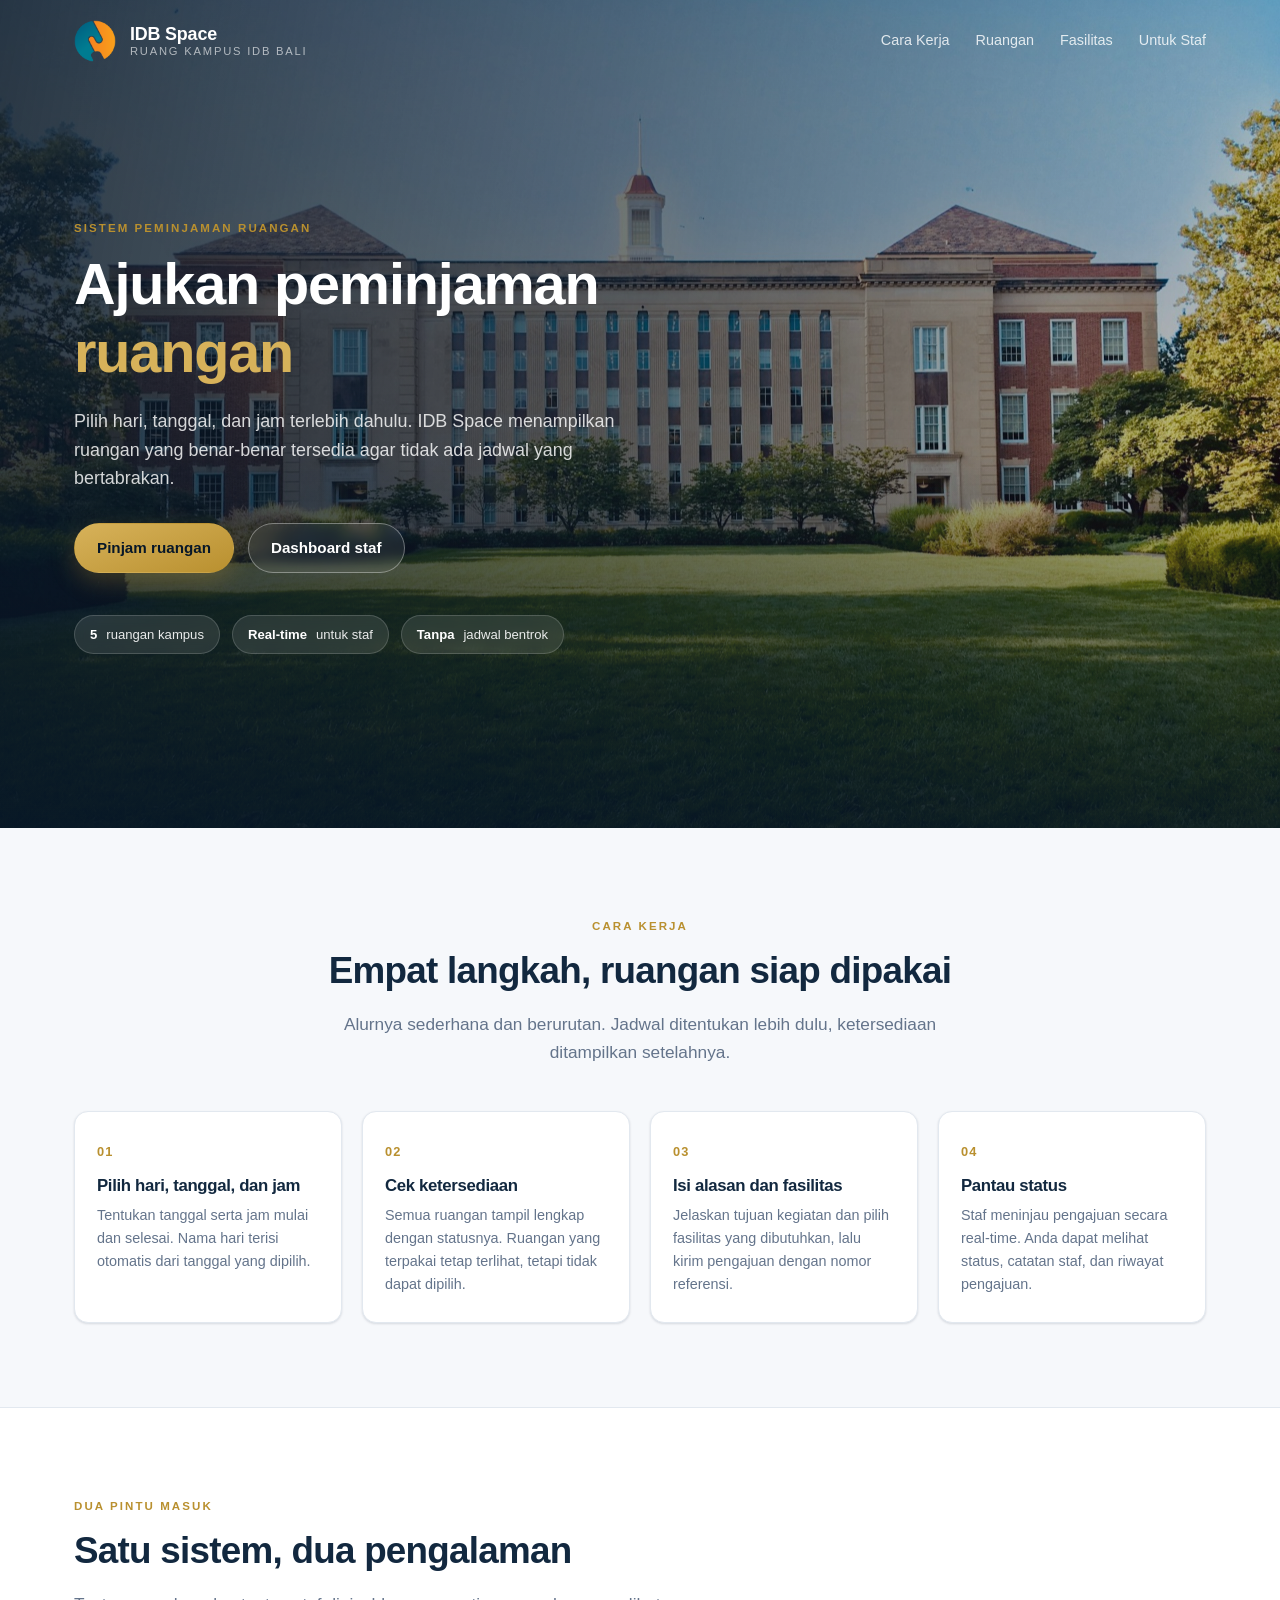
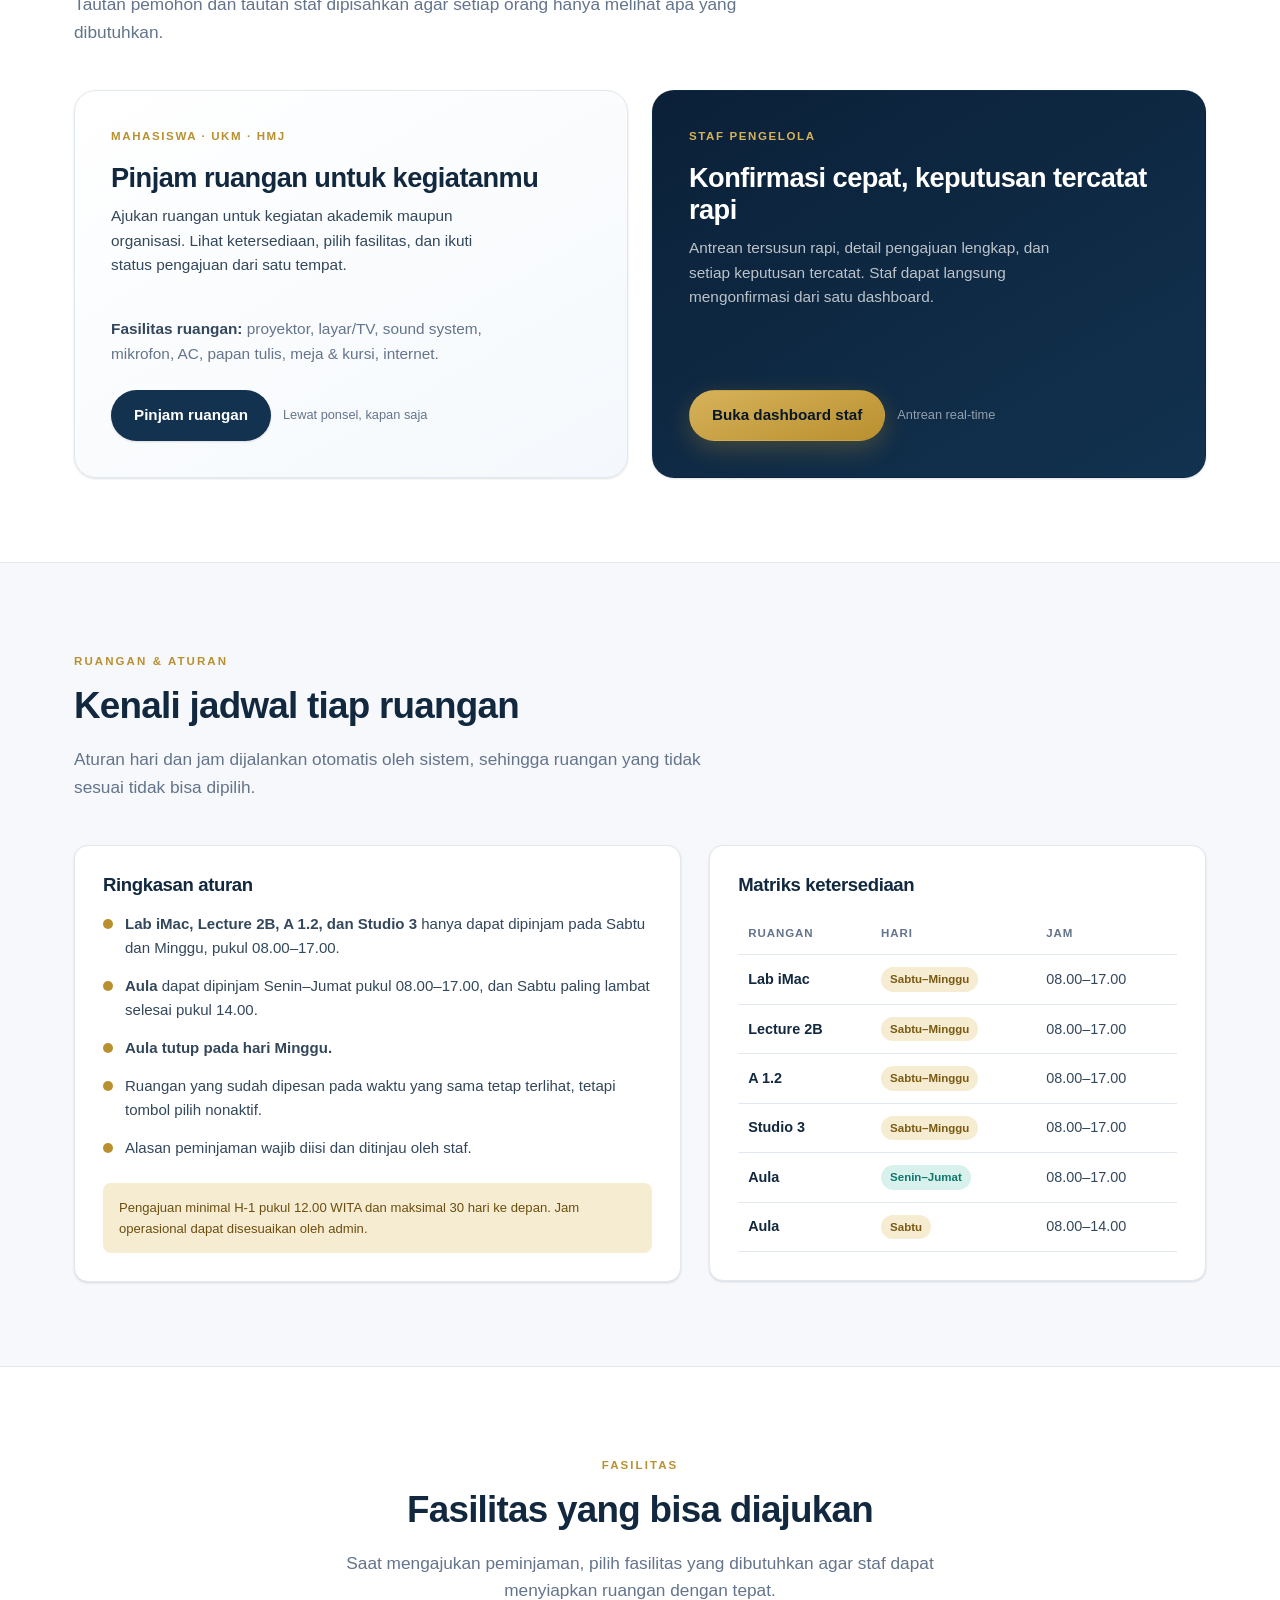
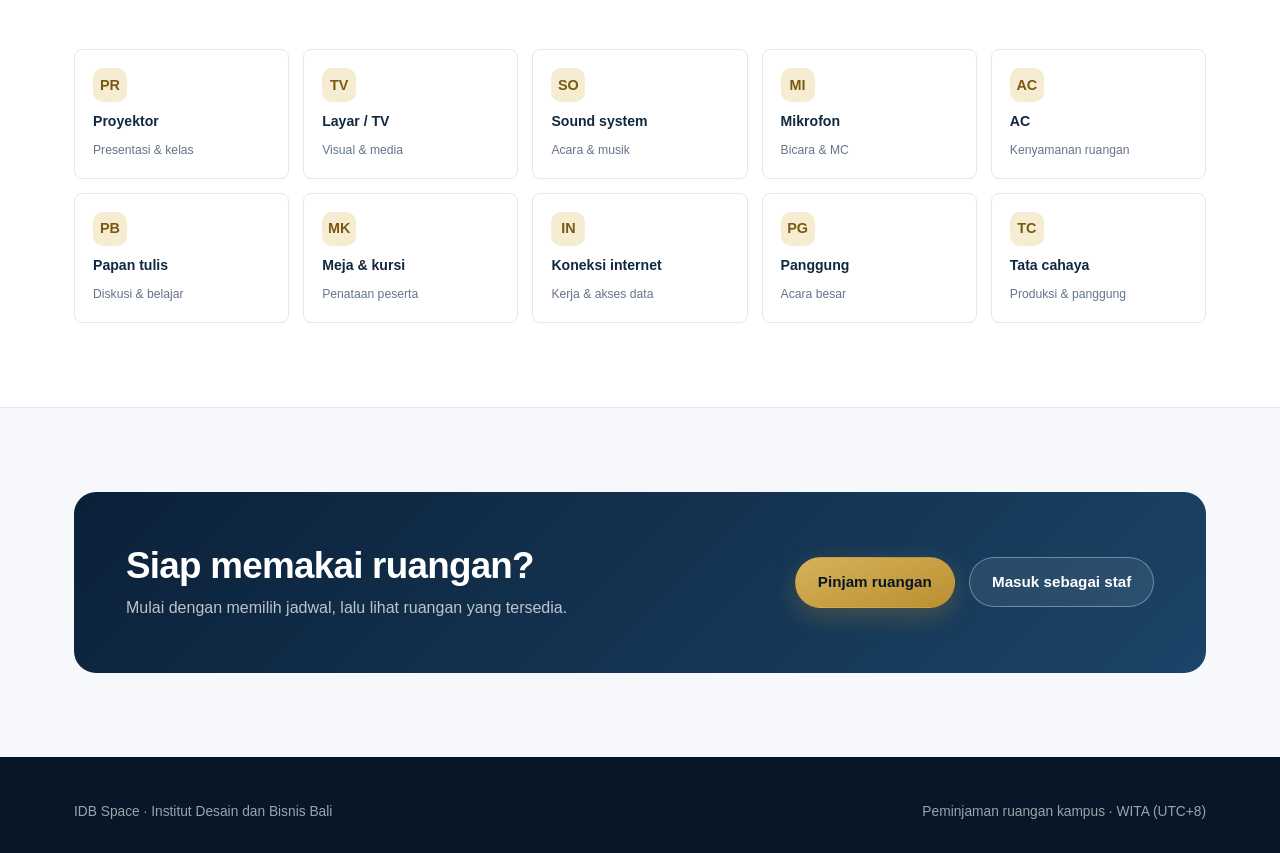
<file: index.html>
<!DOCTYPE html>
<html lang="id">
<head>
  <meta charset="UTF-8">
  <meta name="viewport" content="width=device-width, initial-scale=1.0">
  <title>IDB Space — Peminjaman Ruangan Kampus IDB Bali</title>
  <meta name="description" content="Ajukan peminjaman ruangan kampus IDB Bali dengan jadwal yang jelas, ketersediaan transparan, dan konfirmasi cepat dari staf.">
  <link rel="stylesheet" href="assets/css/main.css">
</head>
<body>
  <header class="site-header">
    <div class="wrap">
      <a class="brand" href="index.html" aria-label="IDB Space, beranda">
        <img class="brand__logo brand__logo--light" src="assets/img/logo-idb-light.png" alt="IDB Bali">
        <span class="brand__name">
          <strong>IDB Space</strong>
          <span>Ruang Kampus IDB Bali</span>
        </span>
      </a>
      <nav class="site-nav" aria-label="Navigasi utama">
        <a href="#cara-kerja">Cara Kerja</a>
        <a href="#ruangan">Ruangan</a>
        <a href="#fasilitas">Fasilitas</a>
        <a href="staf.html">Untuk Staf</a>
      </nav>
    </div>
  </header>

  <section class="hero">
    <div class="hero__slides" aria-hidden="true">
      <img class="hero__slide is-active" src="assets/img/campus/campus-1.svg" data-photo="assets/img/campus/campus-1.jpg" alt="">
      <img class="hero__slide" src="assets/img/campus/campus-2.svg" data-photo="assets/img/campus/campus-2.jpg" alt="">
      <img class="hero__slide" src="assets/img/campus/campus-3.svg" data-photo="assets/img/campus/campus-3.jpg" alt="">
      <img class="hero__slide" src="assets/img/campus/campus-4.svg" data-photo="assets/img/campus/campus-4.jpg" alt="">
    </div>
    <div class="hero__overlay" aria-hidden="true"></div>
    <div class="wrap">
      <div class="hero__inner">
        <span class="eyebrow">Sistem Peminjaman Ruangan</span>
        <h1>Ajukan peminjaman <span class="accent">ruangan</span></h1>
        <p class="hero__sub">Pilih hari, tanggal, dan jam terlebih dahulu. IDB Space menampilkan ruangan yang benar-benar tersedia agar tidak ada jadwal yang bertabrakan.</p>
        <div class="hero__actions">
          <a class="btn btn--gold" href="pinjam.html">Pinjam ruangan</a>
          <a class="btn btn--ghost" href="staf.html">Dashboard staf</a>
        </div>
        <div class="hero__chips">
          <span class="hero__chip"><b>5</b> ruangan kampus</span>
          <span class="hero__chip"><b>Real-time</b> untuk staf</span>
          <span class="hero__chip"><b>Tanpa</b> jadwal bentrok</span>
        </div>
      </div>
    </div>
  </section>

  <section class="section" id="cara-kerja">
    <div class="wrap">
      <div class="section__head center">
        <span class="eyebrow">Cara Kerja</span>
        <h2>Empat langkah, ruangan siap dipakai</h2>
        <p class="lead">Alurnya sederhana dan berurutan. Jadwal ditentukan lebih dulu, ketersediaan ditampilkan setelahnya.</p>
      </div>
      <div class="steps">
        <article class="step">
          <h3>Pilih hari, tanggal, dan jam</h3>
          <p>Tentukan tanggal serta jam mulai dan selesai. Nama hari terisi otomatis dari tanggal yang dipilih.</p>
        </article>
        <article class="step">
          <h3>Cek ketersediaan</h3>
          <p>Semua ruangan tampil lengkap dengan statusnya. Ruangan yang terpakai tetap terlihat, tetapi tidak dapat dipilih.</p>
        </article>
        <article class="step">
          <h3>Isi alasan dan fasilitas</h3>
          <p>Jelaskan tujuan kegiatan dan pilih fasilitas yang dibutuhkan, lalu kirim pengajuan dengan nomor referensi.</p>
        </article>
        <article class="step">
          <h3>Pantau status</h3>
          <p>Staf meninjau pengajuan secara real-time. Anda dapat melihat status, catatan staf, dan riwayat pengajuan.</p>
        </article>
      </div>
    </div>
  </section>

  <section class="section section--alt" id="masuk">
    <div class="wrap">
      <div class="section__head">
        <span class="eyebrow">Dua Pintu Masuk</span>
        <h2>Satu sistem, dua pengalaman</h2>
        <p class="lead">Tautan pemohon dan tautan staf dipisahkan agar setiap orang hanya melihat apa yang dibutuhkan.</p>
      </div>
      <div class="doors">
        <article class="door door--student">
          <span class="door__tag">Mahasiswa · UKM · HMJ</span>
          <h2>Pinjam ruangan untuk kegiatanmu</h2>
          <p>Ajukan ruangan untuk kegiatan akademik maupun organisasi. Lihat ketersediaan, pilih fasilitas, dan ikuti status pengajuan dari satu tempat.</p>
          <p class="door__facilities"><strong>Fasilitas ruangan:</strong> proyektor, layar/TV, sound system, mikrofon, AC, papan tulis, meja &amp; kursi, internet.</p>
          <div class="door__footer">
            <a class="btn btn--primary" href="pinjam.html">Pinjam ruangan</a>
            <span class="door__meta">Lewat ponsel, kapan saja</span>
          </div>
        </article>
        <article class="door door--staff">
          <span class="door__tag">Staf Pengelola</span>
          <h2>Konfirmasi cepat, keputusan tercatat rapi</h2>
          <p>Antrean tersusun rapi, detail pengajuan lengkap, dan setiap keputusan tercatat. Staf dapat langsung mengonfirmasi dari satu dashboard.</p>
          <div class="door__footer">
            <a class="btn btn--gold" href="staf.html">Buka dashboard staf</a>
            <span class="door__meta">Antrean real-time</span>
          </div>
        </article>
      </div>
    </div>
  </section>

  <section class="section" id="ruangan">
    <div class="wrap">
      <div class="section__head">
        <span class="eyebrow">Ruangan &amp; Aturan</span>
        <h2>Kenali jadwal tiap ruangan</h2>
        <p class="lead">Aturan hari dan jam dijalankan otomatis oleh sistem, sehingga ruangan yang tidak sesuai tidak bisa dipilih.</p>
      </div>
      <div class="rules">
        <div class="panel">
          <h3>Ringkasan aturan</h3>
          <ul class="rule-list">
            <li><span class="dot"></span><span><strong>Lab iMac, Lecture 2B, A 1.2, dan Studio 3</strong> hanya dapat dipinjam pada Sabtu dan Minggu, pukul 08.00–17.00.</span></li>
            <li><span class="dot"></span><span><strong>Aula</strong> dapat dipinjam Senin–Jumat pukul 08.00–17.00, dan Sabtu paling lambat selesai pukul 14.00.</span></li>
            <li><span class="dot"></span><span><strong>Aula tutup pada hari Minggu.</strong></span></li>
            <li><span class="dot"></span><span>Ruangan yang sudah dipesan pada waktu yang sama tetap terlihat, tetapi tombol pilih nonaktif.</span></li>
            <li><span class="dot"></span><span>Alasan peminjaman wajib diisi dan ditinjau oleh staf.</span></li>
          </ul>
          <div class="note-box" style="margin-top:22px;">Pengajuan minimal H-1 pukul 12.00 WITA dan maksimal 30 hari ke depan. Jam operasional dapat disesuaikan oleh admin.</div>
        </div>
        <div class="panel">
          <h3>Matriks ketersediaan</h3>
          <table class="room-table">
            <thead>
              <tr><th>Ruangan</th><th>Hari</th><th>Jam</th></tr>
            </thead>
            <tbody>
              <tr><td>Lab iMac</td><td><span class="tag tag--weekend">Sabtu–Minggu</span></td><td>08.00–17.00</td></tr>
              <tr><td>Lecture 2B</td><td><span class="tag tag--weekend">Sabtu–Minggu</span></td><td>08.00–17.00</td></tr>
              <tr><td>A 1.2</td><td><span class="tag tag--weekend">Sabtu–Minggu</span></td><td>08.00–17.00</td></tr>
              <tr><td>Studio 3</td><td><span class="tag tag--weekend">Sabtu–Minggu</span></td><td>08.00–17.00</td></tr>
              <tr><td>Aula</td><td><span class="tag tag--weekday">Senin–Jumat</span></td><td>08.00–17.00</td></tr>
              <tr><td>Aula</td><td><span class="tag tag--weekend">Sabtu</span></td><td>08.00–14.00</td></tr>
            </tbody>
          </table>
        </div>
      </div>
    </div>
  </section>

  <section class="section section--alt" id="fasilitas">
    <div class="wrap">
      <div class="section__head center">
        <span class="eyebrow">Fasilitas</span>
        <h2>Fasilitas yang bisa diajukan</h2>
        <p class="lead">Saat mengajukan peminjaman, pilih fasilitas yang dibutuhkan agar staf dapat menyiapkan ruangan dengan tepat.</p>
      </div>
      <div class="facilities">
        <div class="facility"><span class="facility__ico">PR</span>Proyektor<small>Presentasi &amp; kelas</small></div>
        <div class="facility"><span class="facility__ico">TV</span>Layar / TV<small>Visual &amp; media</small></div>
        <div class="facility"><span class="facility__ico">SO</span>Sound system<small>Acara &amp; musik</small></div>
        <div class="facility"><span class="facility__ico">MI</span>Mikrofon<small>Bicara &amp; MC</small></div>
        <div class="facility"><span class="facility__ico">AC</span>AC<small>Kenyamanan ruangan</small></div>
        <div class="facility"><span class="facility__ico">PB</span>Papan tulis<small>Diskusi &amp; belajar</small></div>
        <div class="facility"><span class="facility__ico">MK</span>Meja &amp; kursi<small>Penataan peserta</small></div>
        <div class="facility"><span class="facility__ico">IN</span>Koneksi internet<small>Kerja &amp; akses data</small></div>
        <div class="facility"><span class="facility__ico">PG</span>Panggung<small>Acara besar</small></div>
        <div class="facility"><span class="facility__ico">TC</span>Tata cahaya<small>Produksi &amp; panggung</small></div>
      </div>
    </div>
  </section>

  <section class="section">
    <div class="wrap">
      <div class="cta-band">
        <div>
          <h2>Siap memakai ruangan?</h2>
          <p>Mulai dengan memilih jadwal, lalu lihat ruangan yang tersedia.</p>
        </div>
        <div class="hero__actions" style="margin:0;">
          <a class="btn btn--gold" href="pinjam.html">Pinjam ruangan</a>
          <a class="btn btn--ghost" href="staf.html">Masuk sebagai staf</a>
        </div>
      </div>
    </div>
  </section>

  <footer class="site-footer">
    <div class="wrap">
      <span>IDB Space · Institut Desain dan Bisnis Bali</span>
      <span>Peminjaman ruangan kampus · WITA (UTC+8)</span>
    </div>
  </footer>

  <script src="assets/js/data.js"></script>
  <script src="assets/js/common.js"></script>
</body>
</html>
</file>
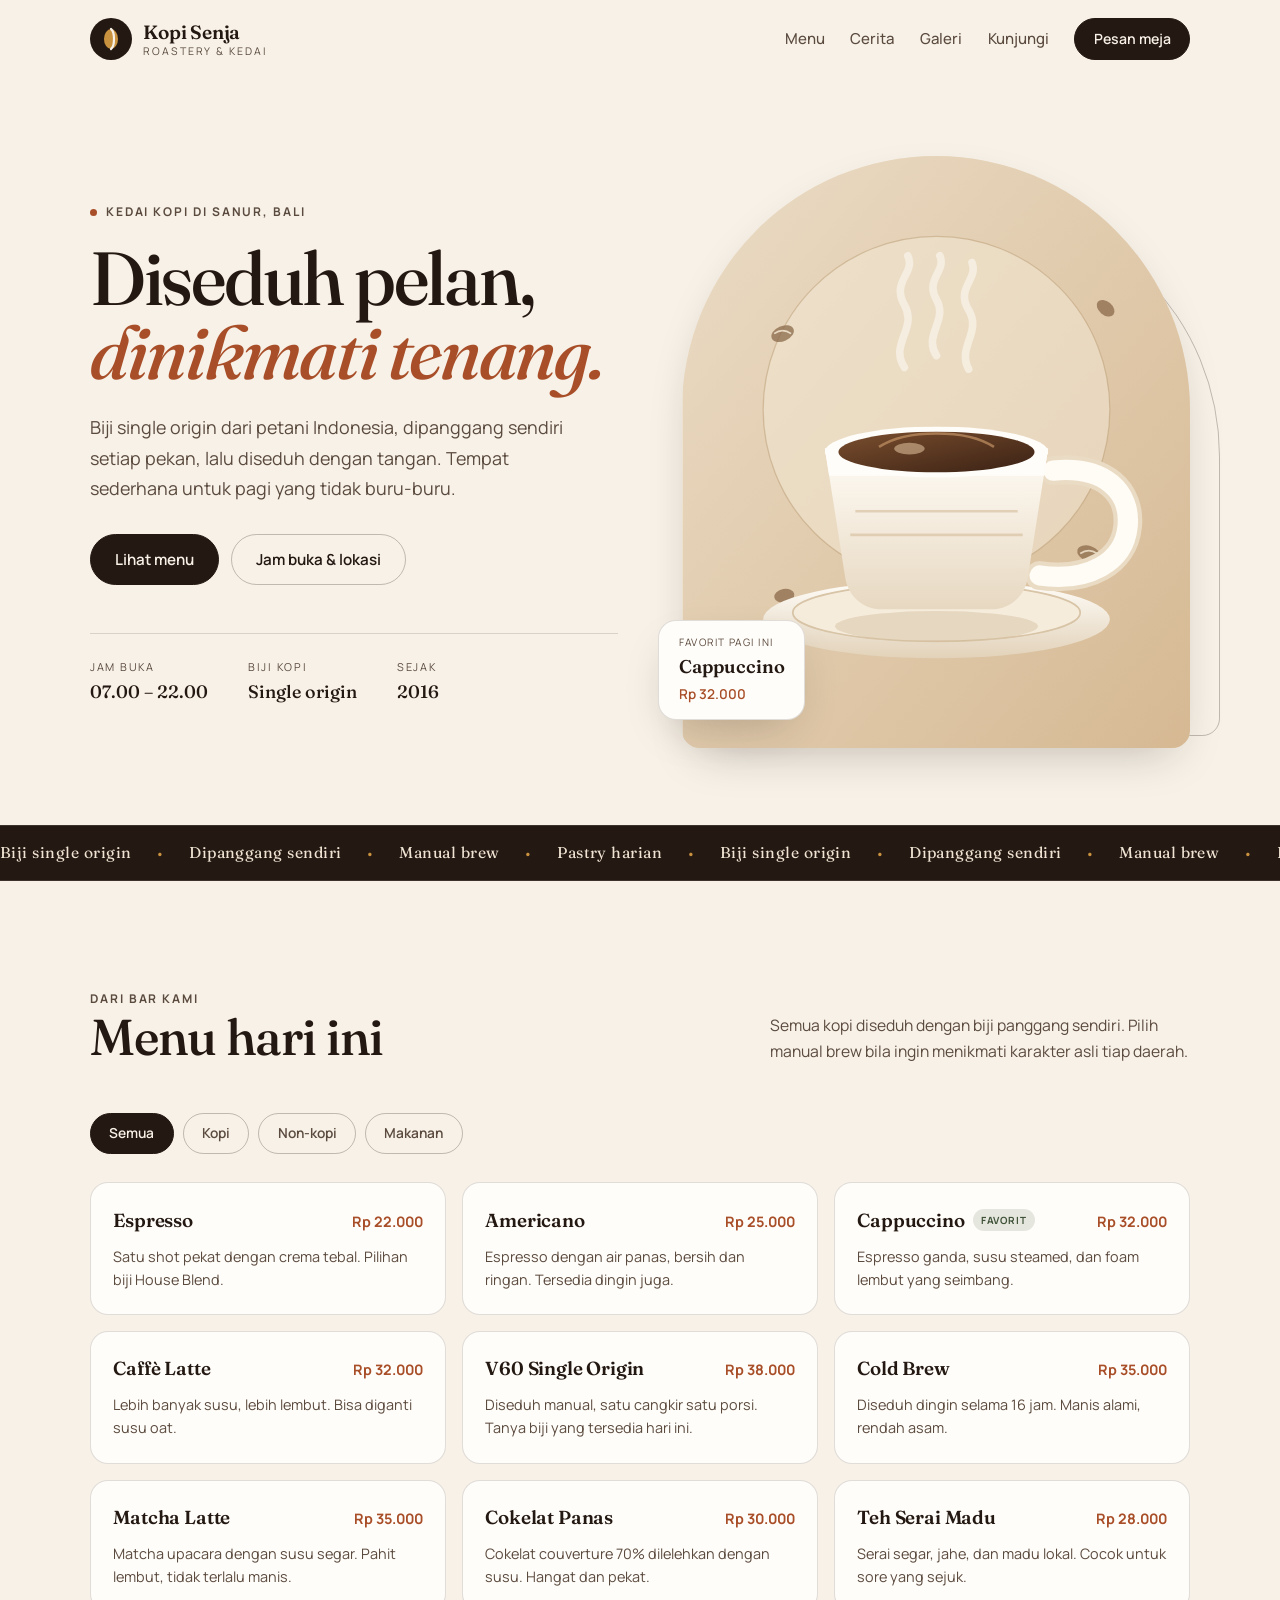
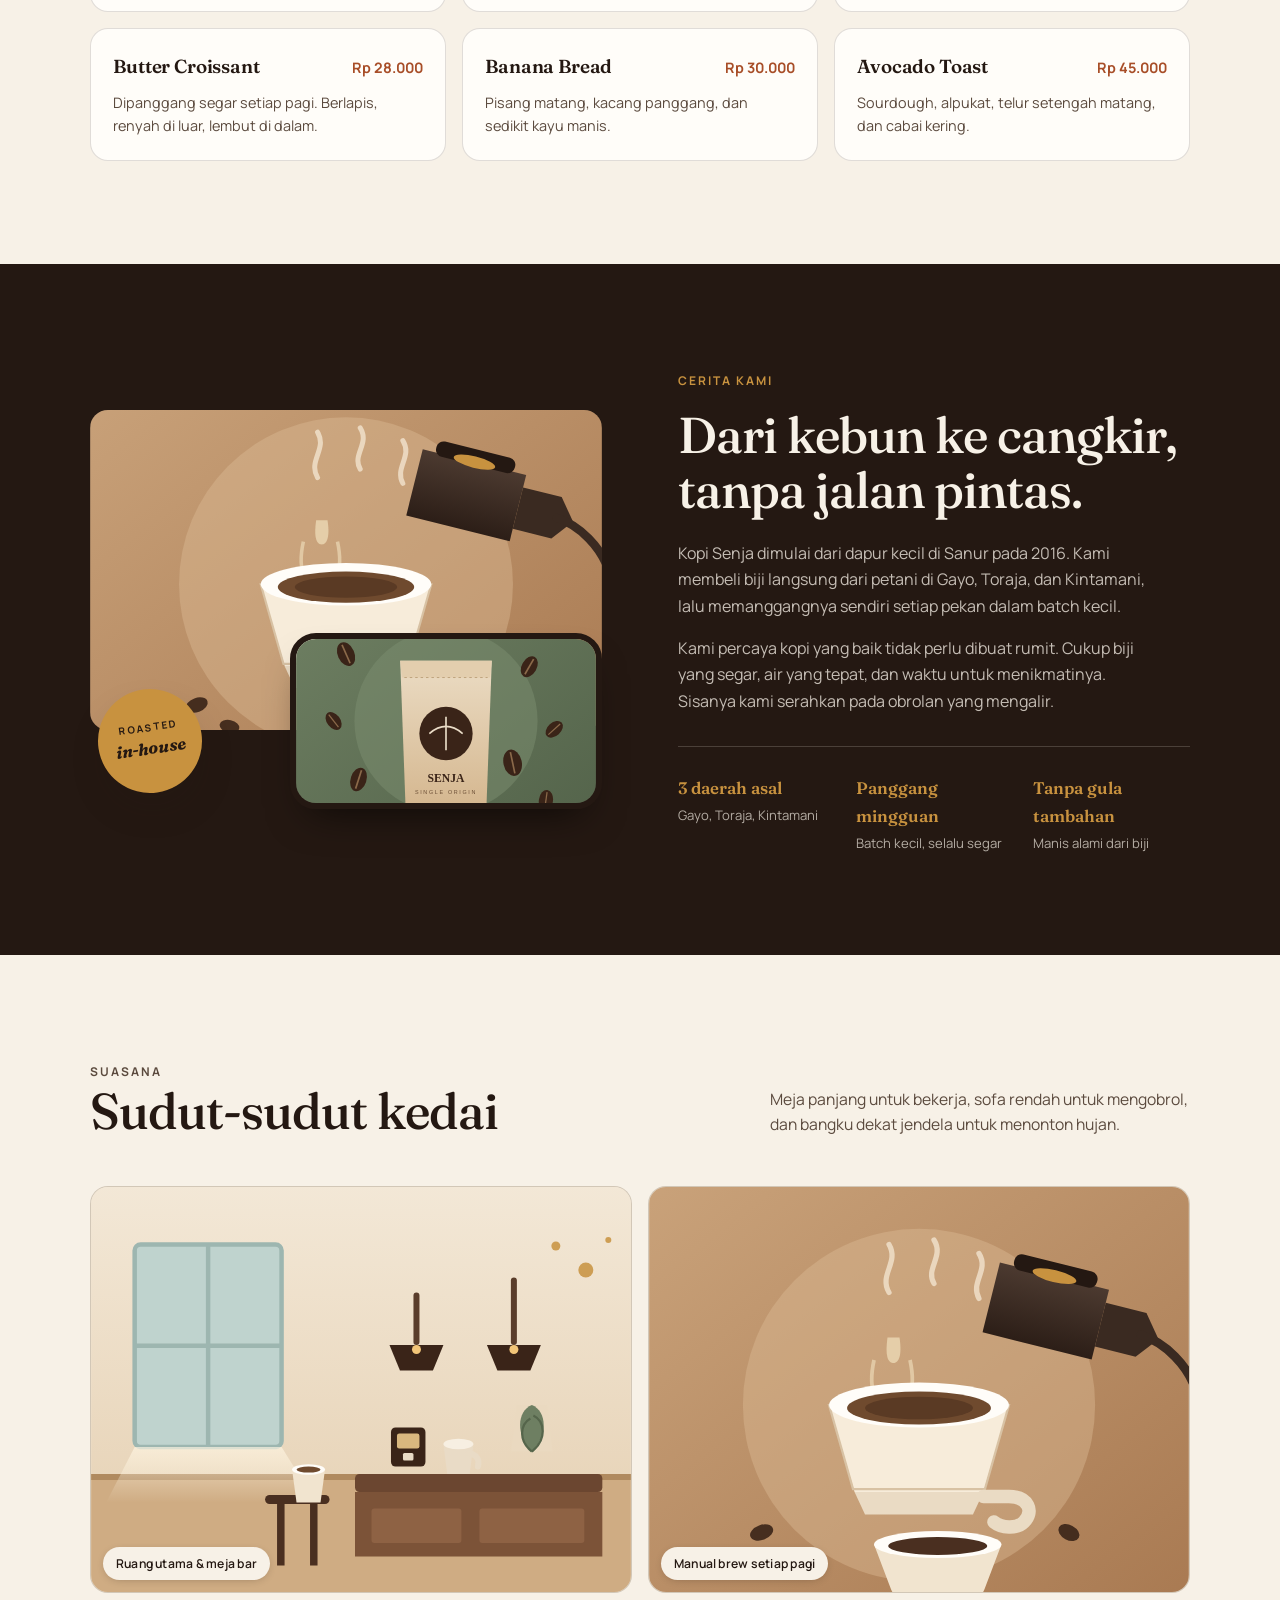
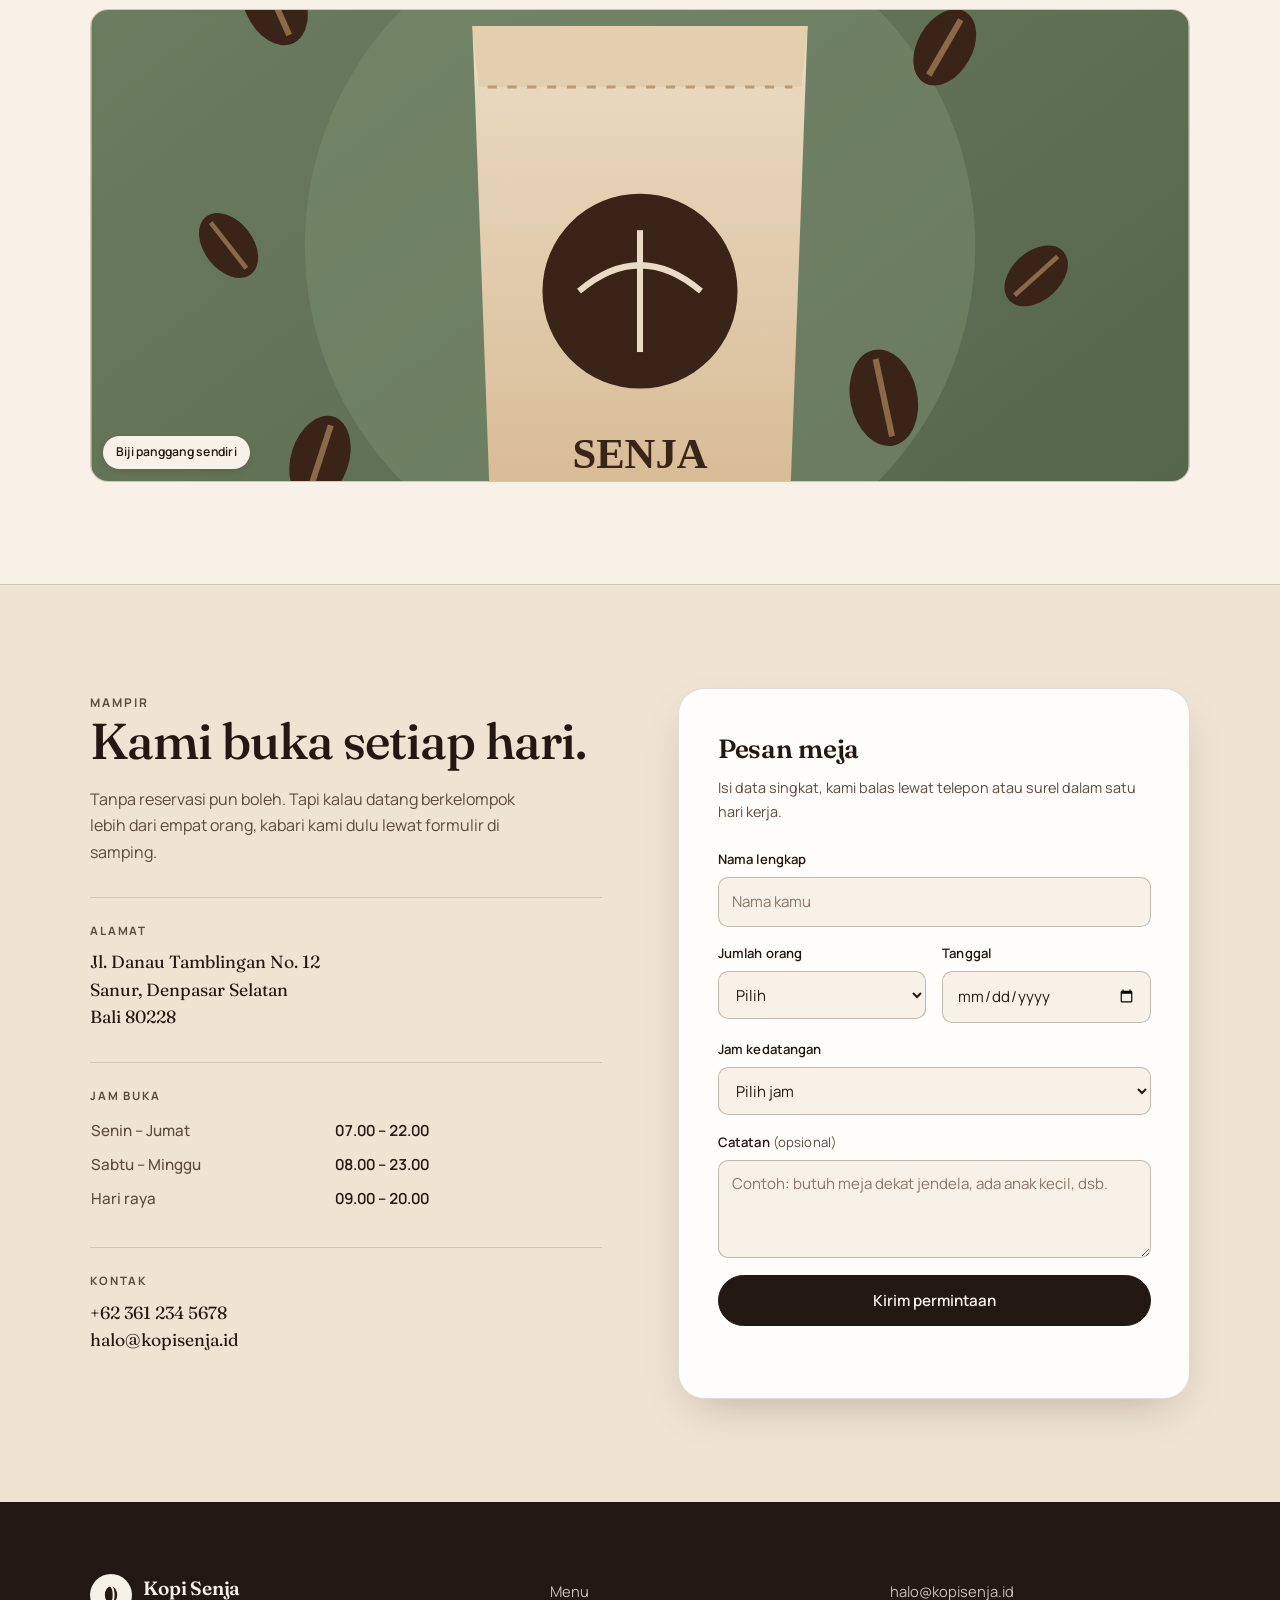
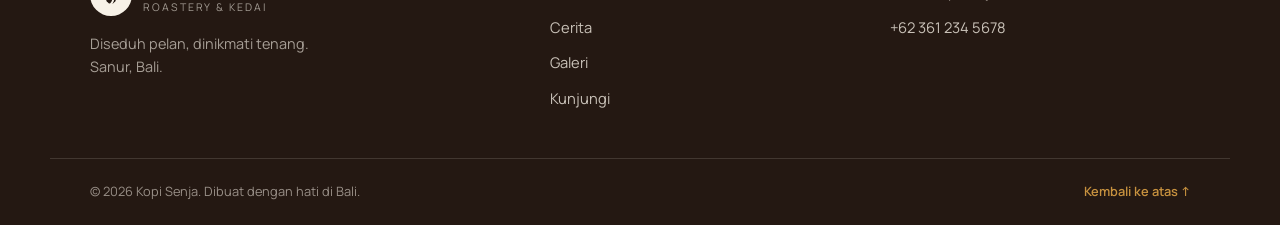
<file: kedai-kopi/index.html>
<!DOCTYPE html>
<html lang="id">
<head>
  <meta charset="UTF-8">
  <meta name="viewport" content="width=device-width, initial-scale=1.0">
  <title>Kopi Senja — Kedai Kopi &amp; Roastery di Sanur, Bali</title>
  <meta name="description" content="Kopi Senja adalah kedai kopi dan roastery di Sanur, Bali. Biji single origin pilihan, diseduh pelan, dinikmati tenang. Buka setiap hari 07.00–22.00.">
  <meta name="theme-color" content="#241812">
  <script>document.documentElement.classList.add('js');</script>
  <link rel="preconnect" href="https://fonts.googleapis.com">
  <link rel="preconnect" href="https://fonts.gstatic.com" crossorigin>
  <link href="https://fonts.googleapis.com/css2?family=Fraunces:ital,opsz,wght@0,9..144,400;0,9..144,500;0,9..144,600;1,9..144,400;1,9..144,500&family=Manrope:wght@400;500;600;700&display=swap" rel="stylesheet">
  <link rel="stylesheet" href="assets/css/style.css">
  <link rel="icon" href="data:image/svg+xml,%3Csvg xmlns='http://www.w3.org/2000/svg' viewBox='0 0 32 32'%3E%3Crect width='32' height='32' rx='8' fill='%23241812'/%3E%3Cellipse cx='16' cy='17' rx='7' ry='9' fill='%23C8923F'/%3E%3Cpath d='M16 10v14' stroke='%23241812' stroke-width='2'/%3E%3C/svg%3E">
</head>
<body>
  <a class="skip-link" href="#main">Lompat ke konten utama</a>

  <header class="site-header" id="top">
    <div class="wrap header__inner">
      <a class="brand" href="#top" aria-label="Kopi Senja, kembali ke atas">
        <span class="brand__mark" aria-hidden="true">
          <svg viewBox="0 0 32 32" width="32" height="32"><ellipse cx="16" cy="16" rx="7" ry="10" fill="currentColor"/><path d="M16 6c4 3 4 17 0 20" fill="none" stroke="#F7F1E7" stroke-width="2.2" stroke-linecap="round"/></svg>
        </span>
        <span class="brand__text">
          <strong>Kopi Senja</strong>
          <small>Roastery &amp; Kedai</small>
        </span>
      </a>

      <button class="nav-toggle" type="button" aria-expanded="false" aria-controls="primary-nav" aria-label="Buka menu navigasi">
        <span></span><span></span><span></span>
      </button>

      <nav class="nav" id="primary-nav" aria-label="Navigasi utama">
        <a href="#menu">Menu</a>
        <a href="#cerita">Cerita</a>
        <a href="#galeri">Galeri</a>
        <a href="#kunjungi">Kunjungi</a>
        <a class="btn btn--dark btn--sm" href="#kunjungi">Pesan meja</a>
      </nav>
    </div>
  </header>

  <main id="main">
    <section class="hero wrap" aria-labelledby="hero-title">
      <div class="hero__content">
        <span class="eyebrow"><span class="eyebrow__dot" aria-hidden="true"></span>Kedai kopi di Sanur, Bali</span>
        <h1 id="hero-title" class="hero__title">Diseduh pelan,<br><em>dinikmati tenang.</em></h1>
        <p class="hero__lead">Biji single origin dari petani Indonesia, dipanggang sendiri setiap pekan, lalu diseduh dengan tangan. Tempat sederhana untuk pagi yang tidak buru-buru.</p>
        <div class="hero__actions">
          <a class="btn btn--dark" href="#menu">Lihat menu</a>
          <a class="btn btn--outline" href="#kunjungi">Jam buka &amp; lokasi</a>
        </div>
        <dl class="hero__meta">
          <div>
            <dt>Jam buka</dt>
            <dd>07.00 – 22.00</dd>
          </div>
          <div>
            <dt>Biji kopi</dt>
            <dd>Single origin</dd>
          </div>
          <div>
            <dt>Sejak</dt>
            <dd>2016</dd>
          </div>
        </dl>
      </div>

      <div class="hero__visual">
        <figure class="hero__frame">
          <img src="assets/img/hero-cup.svg" width="600" height="700" alt="Ilustrasi secangkir kopi hangat di atas tatakan kayu">
        </figure>
        <div class="hero__badge" aria-hidden="true">
          <span class="hero__badge-label">Favorit pagi ini</span>
          <strong>Cappuccino</strong>
          <span class="hero__badge-price">Rp 32.000</span>
        </div>
      </div>
    </section>

    <div class="marquee" aria-hidden="true">
      <div class="marquee__track">
        <span>Biji single origin</span><span aria-hidden="true">•</span>
        <span>Dipanggang sendiri</span><span aria-hidden="true">•</span>
        <span>Manual brew</span><span aria-hidden="true">•</span>
        <span>Pastry harian</span><span aria-hidden="true">•</span>
        <span>Biji single origin</span><span aria-hidden="true">•</span>
        <span>Dipanggang sendiri</span><span aria-hidden="true">•</span>
        <span>Manual brew</span><span aria-hidden="true">•</span>
        <span>Pastry harian</span><span aria-hidden="true">•</span>
      </div>
    </div>

    <section class="section wrap" id="menu" aria-labelledby="menu-title">
      <div class="section__head reveal">
        <div>
          <span class="eyebrow">Dari bar kami</span>
          <h2 id="menu-title" class="section__title">Menu hari ini</h2>
        </div>
        <p class="section__intro">Semua kopi diseduh dengan biji panggang sendiri. Pilih manual brew bila ingin menikmati karakter asli tiap daerah.</p>
      </div>

      <div class="menu-filter" role="group" aria-label="Saring menu berdasarkan kategori">
        <button class="chip is-active" type="button" data-filter="semua" aria-pressed="true">Semua</button>
        <button class="chip" type="button" data-filter="kopi" aria-pressed="false">Kopi</button>
        <button class="chip" type="button" data-filter="non-kopi" aria-pressed="false">Non-kopi</button>
        <button class="chip" type="button" data-filter="makanan" aria-pressed="false">Makanan</button>
      </div>

      <div class="menu-grid" id="menu-grid">
        <article class="menu-item reveal" data-cat="kopi">
          <div class="menu-item__top">
            <h3>Espresso</h3>
            <span class="menu-item__price">Rp 22.000</span>
          </div>
          <p>Satu shot pekat dengan crema tebal. Pilihan biji House Blend.</p>
        </article>

        <article class="menu-item reveal" data-cat="kopi">
          <div class="menu-item__top">
            <h3>Americano</h3>
            <span class="menu-item__price">Rp 25.000</span>
          </div>
          <p>Espresso dengan air panas, bersih dan ringan. Tersedia dingin juga.</p>
        </article>

        <article class="menu-item reveal" data-cat="kopi">
          <div class="menu-item__top">
            <h3>Cappuccino <span class="tag">Favorit</span></h3>
            <span class="menu-item__price">Rp 32.000</span>
          </div>
          <p>Espresso ganda, susu steamed, dan foam lembut yang seimbang.</p>
        </article>

        <article class="menu-item reveal" data-cat="kopi">
          <div class="menu-item__top">
            <h3>Caffè Latte</h3>
            <span class="menu-item__price">Rp 32.000</span>
          </div>
          <p>Lebih banyak susu, lebih lembut. Bisa diganti susu oat.</p>
        </article>

        <article class="menu-item reveal" data-cat="kopi">
          <div class="menu-item__top">
            <h3>V60 Single Origin</h3>
            <span class="menu-item__price">Rp 38.000</span>
          </div>
          <p>Diseduh manual, satu cangkir satu porsi. Tanya biji yang tersedia hari ini.</p>
        </article>

        <article class="menu-item reveal" data-cat="kopi">
          <div class="menu-item__top">
            <h3>Cold Brew</h3>
            <span class="menu-item__price">Rp 35.000</span>
          </div>
          <p>Diseduh dingin selama 16 jam. Manis alami, rendah asam.</p>
        </article>

        <article class="menu-item reveal" data-cat="non-kopi">
          <div class="menu-item__top">
            <h3>Matcha Latte</h3>
            <span class="menu-item__price">Rp 35.000</span>
          </div>
          <p>Matcha upacara dengan susu segar. Pahit lembut, tidak terlalu manis.</p>
        </article>

        <article class="menu-item reveal" data-cat="non-kopi">
          <div class="menu-item__top">
            <h3>Cokelat Panas</h3>
            <span class="menu-item__price">Rp 30.000</span>
          </div>
          <p>Cokelat couverture 70% dilelehkan dengan susu. Hangat dan pekat.</p>
        </article>

        <article class="menu-item reveal" data-cat="non-kopi">
          <div class="menu-item__top">
            <h3>Teh Serai Madu</h3>
            <span class="menu-item__price">Rp 28.000</span>
          </div>
          <p>Serai segar, jahe, dan madu lokal. Cocok untuk sore yang sejuk.</p>
        </article>

        <article class="menu-item reveal" data-cat="makanan">
          <div class="menu-item__top">
            <h3>Butter Croissant</h3>
            <span class="menu-item__price">Rp 28.000</span>
          </div>
          <p>Dipanggang segar setiap pagi. Berlapis, renyah di luar, lembut di dalam.</p>
        </article>

        <article class="menu-item reveal" data-cat="makanan">
          <div class="menu-item__top">
            <h3>Banana Bread</h3>
            <span class="menu-item__price">Rp 30.000</span>
          </div>
          <p>Pisang matang, kacang panggang, dan sedikit kayu manis.</p>
        </article>

        <article class="menu-item reveal" data-cat="makanan">
          <div class="menu-item__top">
            <h3>Avocado Toast</h3>
            <span class="menu-item__price">Rp 45.000</span>
          </div>
          <p>Sourdough, alpukat, telur setengah matang, dan cabai kering.</p>
        </article>
      </div>

      <p class="menu-empty" id="menu-empty" hidden>Belum ada menu pada kategori ini.</p>
    </section>

    <section class="section story" id="cerita" aria-labelledby="story-title">
      <div class="wrap story__inner">
        <div class="story__media reveal">
          <div class="story__img story__img--main">
            <img src="assets/img/gallery-pour.svg" width="720" height="560" loading="lazy" alt="Ilustrasi barista menuang air panas ke alat pour over">
          </div>
          <div class="story__img story__img--small">
            <img src="assets/img/gallery-beans.svg" width="720" height="560" loading="lazy" alt="Ilustrasi kemasan biji kopi Senja dan biji kopi yang tersebar">
          </div>
          <div class="story__stamp" aria-hidden="true">
            <span>Roasted</span>
            <strong>in-house</strong>
          </div>
        </div>

        <div class="story__content reveal">
          <span class="eyebrow">Cerita kami</span>
          <h2 id="story-title" class="section__title">Dari kebun ke cangkir, tanpa jalan pintas.</h2>
          <p>Kopi Senja dimulai dari dapur kecil di Sanur pada 2016. Kami membeli biji langsung dari petani di Gayo, Toraja, dan Kintamani, lalu memanggangnya sendiri setiap pekan dalam batch kecil.</p>
          <p>Kami percaya kopi yang baik tidak perlu dibuat rumit. Cukup biji yang segar, air yang tepat, dan waktu untuk menikmatinya. Sisanya kami serahkan pada obrolan yang mengalir.</p>

          <ul class="story__facts">
            <li>
              <strong>3 daerah asal</strong>
              <span>Gayo, Toraja, Kintamani</span>
            </li>
            <li>
              <strong>Panggang mingguan</strong>
              <span>Batch kecil, selalu segar</span>
            </li>
            <li>
              <strong>Tanpa gula tambahan</strong>
              <span>Manis alami dari biji</span>
            </li>
          </ul>
        </div>
      </div>
    </section>

    <section class="section wrap" id="galeri" aria-labelledby="gallery-title">
      <div class="section__head reveal">
        <div>
          <span class="eyebrow">Suasana</span>
          <h2 id="gallery-title" class="section__title">Sudut-sudut kedai</h2>
        </div>
        <p class="section__intro">Meja panjang untuk bekerja, sofa rendah untuk mengobrol, dan bangku dekat jendela untuk menonton hujan.</p>
      </div>

      <div class="gallery">
        <figure class="gallery__item reveal gallery__item--wide">
          <img src="assets/img/gallery-interior.svg" width="720" height="560" loading="lazy" alt="Ilustrasi interior kedai dengan meja bar, lampu gantung, dan jendela besar">
          <figcaption>Ruang utama &amp; meja bar</figcaption>
        </figure>
        <figure class="gallery__item reveal">
          <img src="assets/img/gallery-pour.svg" width="720" height="560" loading="lazy" alt="Ilustrasi barista menuang air panas ke alat pour over">
          <figcaption>Manual brew setiap pagi</figcaption>
        </figure>
        <figure class="gallery__item reveal">
          <img src="assets/img/gallery-beans.svg" width="720" height="560" loading="lazy" alt="Ilustrasi kemasan biji kopi Senja dan biji kopi yang tersebar">
          <figcaption>Biji panggang sendiri</figcaption>
        </figure>
      </div>
    </section>

    <section class="section visit" id="kunjungi" aria-labelledby="visit-title">
      <div class="wrap visit__inner">
        <div class="visit__info reveal">
          <span class="eyebrow">Mampir</span>
          <h2 id="visit-title" class="section__title">Kami buka setiap hari.</h2>
          <p>Tanpa reservasi pun boleh. Tapi kalau datang berkelompok lebih dari empat orang, kabari kami dulu lewat formulir di samping.</p>

          <div class="visit__block">
            <h3>Alamat</h3>
            <p>Jl. Danau Tamblingan No. 12<br>Sanur, Denpasar Selatan<br>Bali 80228</p>
          </div>

          <div class="visit__block">
            <h3>Jam buka</h3>
            <table class="hours">
              <tbody>
                <tr><th scope="row">Senin – Jumat</th><td>07.00 – 22.00</td></tr>
                <tr><th scope="row">Sabtu – Minggu</th><td>08.00 – 23.00</td></tr>
                <tr><th scope="row">Hari raya</th><td>09.00 – 20.00</td></tr>
              </tbody>
            </table>
          </div>

          <div class="visit__block">
            <h3>Kontak</h3>
            <p>
              <a href="tel:+623612345678">+62 361 234 5678</a><br>
              <a href="mailto:halo@kopisenja.id">halo@kopisenja.id</a>
            </p>
          </div>
        </div>

        <div class="visit__card reveal">
          <h3 class="visit__card-title">Pesan meja</h3>
          <p class="visit__card-sub">Isi data singkat, kami balas lewat telepon atau surel dalam satu hari kerja.</p>

          <form class="form" id="reservation-form" novalidate>
            <div class="field">
              <label for="nama">Nama lengkap</label>
              <input type="text" id="nama" name="nama" autocomplete="name" placeholder="Nama kamu" required aria-describedby="nama-error">
              <p class="field__error" id="nama-error" hidden>Mohon isi nama lengkap.</p>
            </div>

            <div class="field-row">
              <div class="field">
                <label for="orang">Jumlah orang</label>
                <select id="orang" name="orang" required aria-describedby="orang-error">
                  <option value="">Pilih</option>
                  <option value="2">2 orang</option>
                  <option value="3">3 orang</option>
                  <option value="4">4 orang</option>
                  <option value="5">5 orang</option>
                  <option value="6">6 orang</option>
                  <option value="8">8 orang</option>
                </select>
                <p class="field__error" id="orang-error" hidden>Pilih jumlah orang.</p>
              </div>

              <div class="field">
                <label for="tanggal">Tanggal</label>
                <input type="date" id="tanggal" name="tanggal" required aria-describedby="tanggal-error">
                <p class="field__error" id="tanggal-error" hidden>Pilih tanggal kedatangan.</p>
              </div>
            </div>

            <div class="field">
              <label for="jam">Jam kedatangan</label>
              <select id="jam" name="jam" required aria-describedby="jam-error">
                <option value="">Pilih jam</option>
                <option value="09.00">09.00</option>
                <option value="11.00">11.00</option>
                <option value="13.00">13.00</option>
                <option value="15.00">15.00</option>
                <option value="17.00">17.00</option>
                <option value="19.00">19.00</option>
              </select>
              <p class="field__error" id="jam-error" hidden>Pilih jam kedatangan.</p>
            </div>

            <div class="field">
              <label for="catatan">Catatan <span class="field__optional">(opsional)</span></label>
              <textarea id="catatan" name="catatan" rows="3" placeholder="Contoh: butuh meja dekat jendela, ada anak kecil, dsb."></textarea>
            </div>

            <button class="btn btn--dark btn--block" type="submit">Kirim permintaan</button>
            <p class="form__status" id="form-status" role="status" aria-live="polite"></p>
          </form>
        </div>
      </div>
    </section>
  </main>

  <footer class="site-footer">
    <div class="wrap footer__inner">
      <div class="footer__brand">
        <a class="brand brand--footer" href="#top">
          <span class="brand__mark" aria-hidden="true">
            <svg viewBox="0 0 32 32" width="28" height="28"><ellipse cx="16" cy="16" rx="7" ry="10" fill="currentColor"/><path d="M16 6c4 3 4 17 0 20" fill="none" stroke="#F7F1E7" stroke-width="2.2" stroke-linecap="round"/></svg>
          </span>
          <span class="brand__text"><strong>Kopi Senja</strong><small>Roastery &amp; Kedai</small></span>
        </a>
        <p>Diseduh pelan, dinikmati tenang.<br>Sanur, Bali.</p>
      </div>

      <nav class="footer__nav" aria-label="Navigasi footer">
        <a href="#menu">Menu</a>
        <a href="#cerita">Cerita</a>
        <a href="#galeri">Galeri</a>
        <a href="#kunjungi">Kunjungi</a>
      </nav>

      <div class="footer__contact">
        <a href="mailto:halo@kopisenja.id">halo@kopisenja.id</a>
        <a href="tel:+623612345678">+62 361 234 5678</a>
      </div>
    </div>
    <div class="wrap footer__bottom">
      <p>© <span id="year">2026</span> Kopi Senja. Dibuat dengan hati di Bali.</p>
      <a href="#top" class="footer__top">Kembali ke atas ↑</a>
    </div>
  </footer>

  <script src="assets/js/main.js"></script>
</body>
</html>
</file>
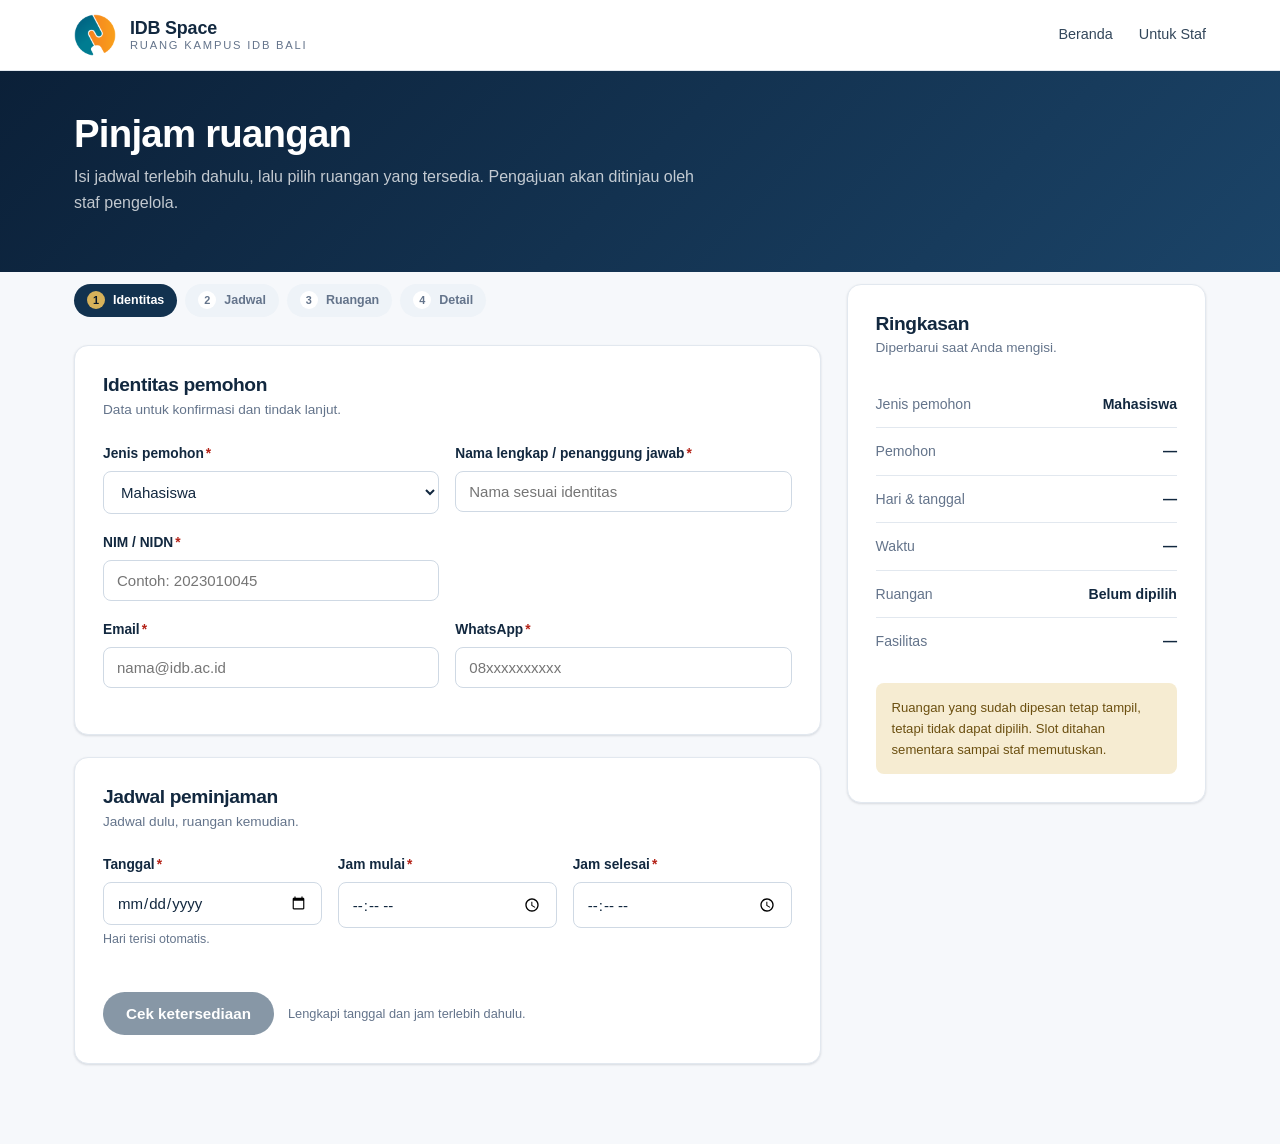
<file: pinjam.html>
<!DOCTYPE html>
<html lang="id">
<head>
  <meta charset="UTF-8">
  <meta name="viewport" content="width=device-width, initial-scale=1.0">
  <title>Pinjam Ruangan — IDB Space</title>
  <meta name="description" content="Ajukan peminjaman ruangan kampus IDB Bali: pilih jadwal, lihat ketersediaan, isi alasan dan fasilitas.">
  <link rel="stylesheet" href="assets/css/main.css">
</head>
<body class="app-shell">
  <header class="site-header site-header--solid">
    <div class="wrap">
      <a class="brand" href="index.html" aria-label="IDB Space, beranda">
        <img class="brand__logo brand__logo--dark" src="assets/img/logo-idb.png" alt="IDB Bali">
        <span class="brand__name">
          <strong>IDB Space</strong>
          <span>Ruang Kampus IDB Bali</span>
        </span>
      </a>
      <nav class="site-nav" aria-label="Navigasi">
        <a href="index.html">Beranda</a>
        <a href="staf.html">Untuk Staf</a>
      </nav>
    </div>
  </header>

  <section class="app-hero">
    <div class="wrap">
      <h1>Pinjam ruangan</h1>
      <p>Isi jadwal terlebih dahulu, lalu pilih ruangan yang tersedia. Pengajuan akan ditinjau oleh staf pengelola.</p>
    </div>
  </section>

  <main class="app-main">
    <div class="wrap">
      <div class="grid-2">
        <div>
          <div class="stepper" id="stepper">
            <span class="stepper__item is-active" data-step="1"><b>1</b> Identitas</span>
            <span class="stepper__item" data-step="2"><b>2</b> Jadwal</span>
            <span class="stepper__item" data-step="3"><b>3</b> Ruangan</span>
            <span class="stepper__item" data-step="4"><b>4</b> Detail</span>
          </div>

          <form id="booking-form" novalidate>
            <div class="form-error" id="form-error" role="alert"></div>

            <!-- Identitas -->
            <section class="card">
              <div class="card__head">
                <div>
                  <h2>Identitas pemohon</h2>
                  <p>Data untuk konfirmasi dan tindak lanjut.</p>
                </div>
              </div>
              <div class="field-row">
                <div class="field">
                  <label for="applicantType">Jenis pemohon<span class="req">*</span></label>
                  <select class="select" id="applicantType" required>
                    <option value="Mahasiswa">Mahasiswa</option>
                    <option value="UKM">UKM</option>
                    <option value="HMJ">HMJ</option>
                  </select>
                </div>
                <div class="field">
                  <label for="name">Nama lengkap / penanggung jawab<span class="req">*</span></label>
                  <input class="input" type="text" id="name" placeholder="Nama sesuai identitas" required>
                </div>
              </div>
              <div class="field-row">
                <div class="field">
                  <label for="nim">NIM / NIDN<span class="req">*</span></label>
                  <input class="input" type="text" id="nim" placeholder="Contoh: 2023010045" required>
                </div>
                <div class="field" id="org-field" hidden>
                  <label for="org">Nama UKM / HMJ<span class="req">*</span></label>
                  <input class="input" type="text" id="org" placeholder="Nama organisasi">
                </div>
                <div class="field" id="position-field" hidden>
                  <label for="position">Jabatan / PIC</label>
                  <input class="input" type="text" id="position" placeholder="Contoh: Ketua">
                </div>
              </div>
              <div class="field-row">
                <div class="field">
                  <label for="email">Email<span class="req">*</span></label>
                  <input class="input" type="email" id="email" placeholder="nama@idb.ac.id" required>
                </div>
                <div class="field">
                  <label for="whatsapp">WhatsApp<span class="req">*</span></label>
                  <input class="input" type="tel" id="whatsapp" placeholder="08xxxxxxxxxx" required>
                </div>
              </div>
            </section>

            <!-- Jadwal -->
            <section class="card">
              <div class="card__head">
                <div>
                  <h2>Jadwal peminjaman</h2>
                  <p>Jadwal dulu, ruangan kemudian.</p>
                </div>
              </div>
              <div class="field-row field-row--3">
                <div class="field">
                  <label for="date">Tanggal<span class="req">*</span></label>
                  <input class="input" type="date" id="date" required>
                  <div class="hint" id="day-hint">Hari terisi otomatis.</div>
                </div>
                <div class="field">
                  <label for="start">Jam mulai<span class="req">*</span></label>
                  <input class="input" type="time" id="start" min="08:00" max="17:00" step="900" required>
                </div>
                <div class="field">
                  <label for="end">Jam selesai<span class="req">*</span></label>
                  <input class="input" type="time" id="end" min="08:00" max="17:00" step="900" required>
                </div>
              </div>
              <div class="form-actions">
                <button class="btn btn--primary" type="button" id="check-btn" disabled>Cek ketersediaan</button>
                <span class="door__meta" id="check-hint">Lengkapi tanggal dan jam terlebih dahulu.</span>
              </div>
            </section>

            <!-- Ruangan -->
            <section class="card" id="rooms-card" hidden>
              <div class="card__head">
                <div>
                  <h2>Ruangan tersedia</h2>
                  <p id="rooms-subtitle">Pilih satu ruangan yang sesuai.</p>
                </div>
              </div>
              <div class="rooms" id="rooms-grid"></div>
            </section>

            <!-- Detail -->
            <section class="card" id="detail-card" hidden>
              <div class="card__head">
                <div>
                  <h2>Detail kegiatan</h2>
                  <p id="selected-room-label">Pilih ruangan terlebih dahulu.</p>
                </div>
              </div>
              <div class="field">
                <label for="activity">Nama kegiatan<span class="req">*</span></label>
                <input class="input" type="text" id="activity" placeholder="Contoh: Workshop Fotografi Produk" required>
              </div>
              <div class="field">
                <label for="reason">Alasan / tujuan peminjaman<span class="req">*</span></label>
                <textarea class="textarea" id="reason" placeholder="Jelaskan singkat tujuan peminjaman (minimal 20 karakter)." required></textarea>
                <div class="hint" id="reason-hint">Minimal 20 karakter.</div>
              </div>
              <div class="field">
                <label for="participants">Jumlah peserta<span class="req">*</span></label>
                <input class="input" type="number" id="participants" min="1" max="500" placeholder="Contoh: 30" required>
              </div>
              <div class="field">
                <span class="field-label">Fasilitas yang dipinjam</span>
                <div class="facility-picker" id="facility-picker"></div>
                <div class="hint">Pilih fasilitas yang dibutuhkan selama kegiatan.</div>
              </div>
              <div class="field">
                <label class="checkline">
                  <input type="checkbox" id="agreement" required>
                  <span>Saya menyatakan data yang diisi benar dan mematuhi aturan peminjaman ruangan kampus IDB Bali.</span>
                </label>
              </div>
              <div class="form-actions">
                <button class="btn btn--primary" type="submit" id="submit-btn">Kirim pengajuan</button>
                <a class="btn btn--subtle" href="index.html">Batal</a>
              </div>
            </section>
          </form>

          <!-- Success -->
          <section class="card" id="success-card" hidden>
            <div class="success">
              <div class="success__badge" aria-hidden="true">&#10003;</div>
              <h2>Pengajuan terkirim</h2>
              <p>Simpan nomor referensi berikut untuk memantau status pengajuan.</p>
              <div class="ref" id="success-ref">IDB-0000-0000</div>
              <div class="recap" id="success-recap"></div>
              <div class="form-actions" style="justify-content:center;">
                <a class="btn btn--primary" href="index.html">Kembali ke beranda</a>
                <button class="btn btn--subtle" type="button" id="new-booking">Ajukan lagi</button>
              </div>
            </div>
          </section>
        </div>

        <!-- Side summary -->
        <aside>
          <div class="card side-card">
            <div class="card__head">
              <div>
                <h2>Ringkasan</h2>
                <p>Diperbarui saat Anda mengisi.</p>
              </div>
            </div>
            <ul class="summary-list">
              <li><span>Jenis pemohon</span><span id="sum-type">Mahasiswa</span></li>
              <li><span>Pemohon</span><span id="sum-name">—</span></li>
              <li><span>Hari &amp; tanggal</span><span id="sum-date">—</span></li>
              <li><span>Waktu</span><span id="sum-time">—</span></li>
              <li><span>Ruangan</span><span id="sum-room">Belum dipilih</span></li>
              <li><span>Fasilitas</span><span id="sum-facilities">—</span></li>
            </ul>
            <div class="note-box" style="margin-top:18px;">
              Ruangan yang sudah dipesan tetap tampil, tetapi tidak dapat dipilih. Slot ditahan sementara sampai staf memutuskan.
            </div>
          </div>
        </aside>
      </div>
    </div>
  </main>

  <script src="assets/js/data.js"></script>
  <script src="assets/js/common.js"></script>
  <script src="assets/js/pinjam.js"></script>
</body>
</html>
</file>
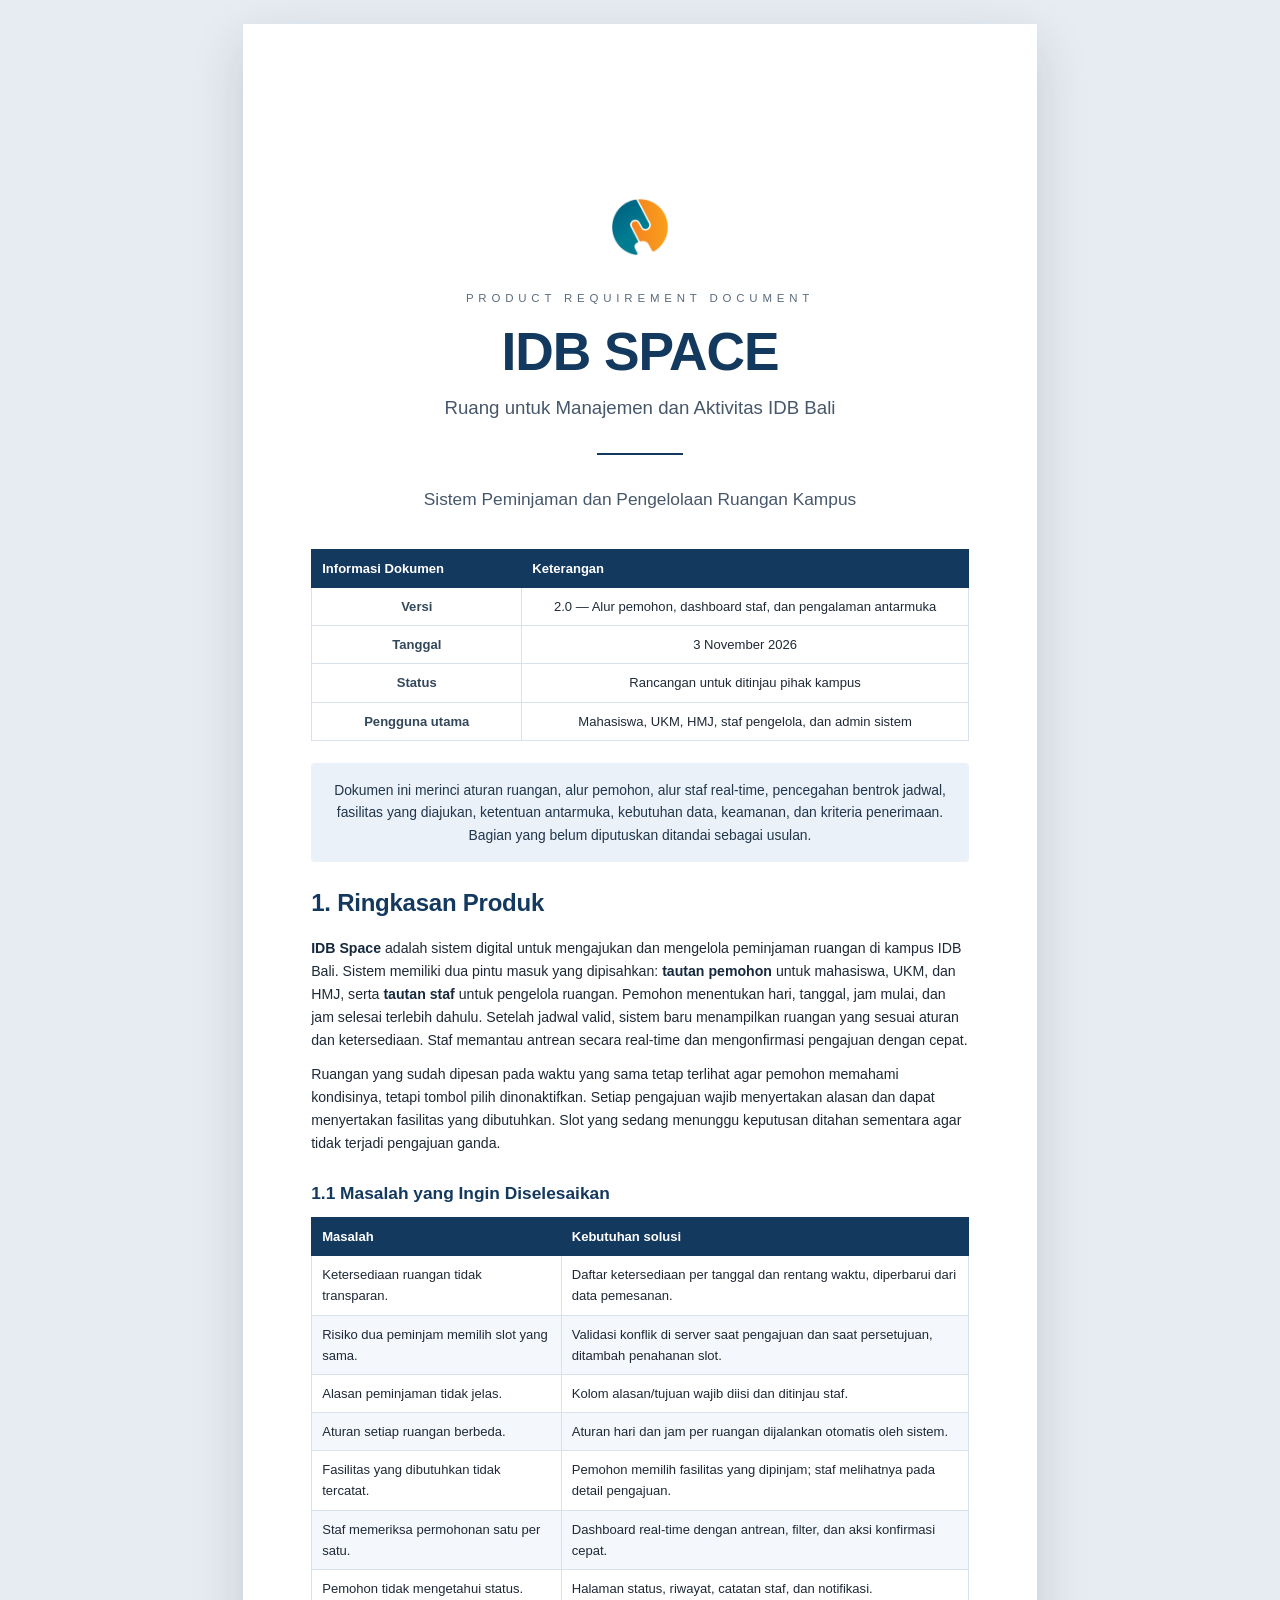
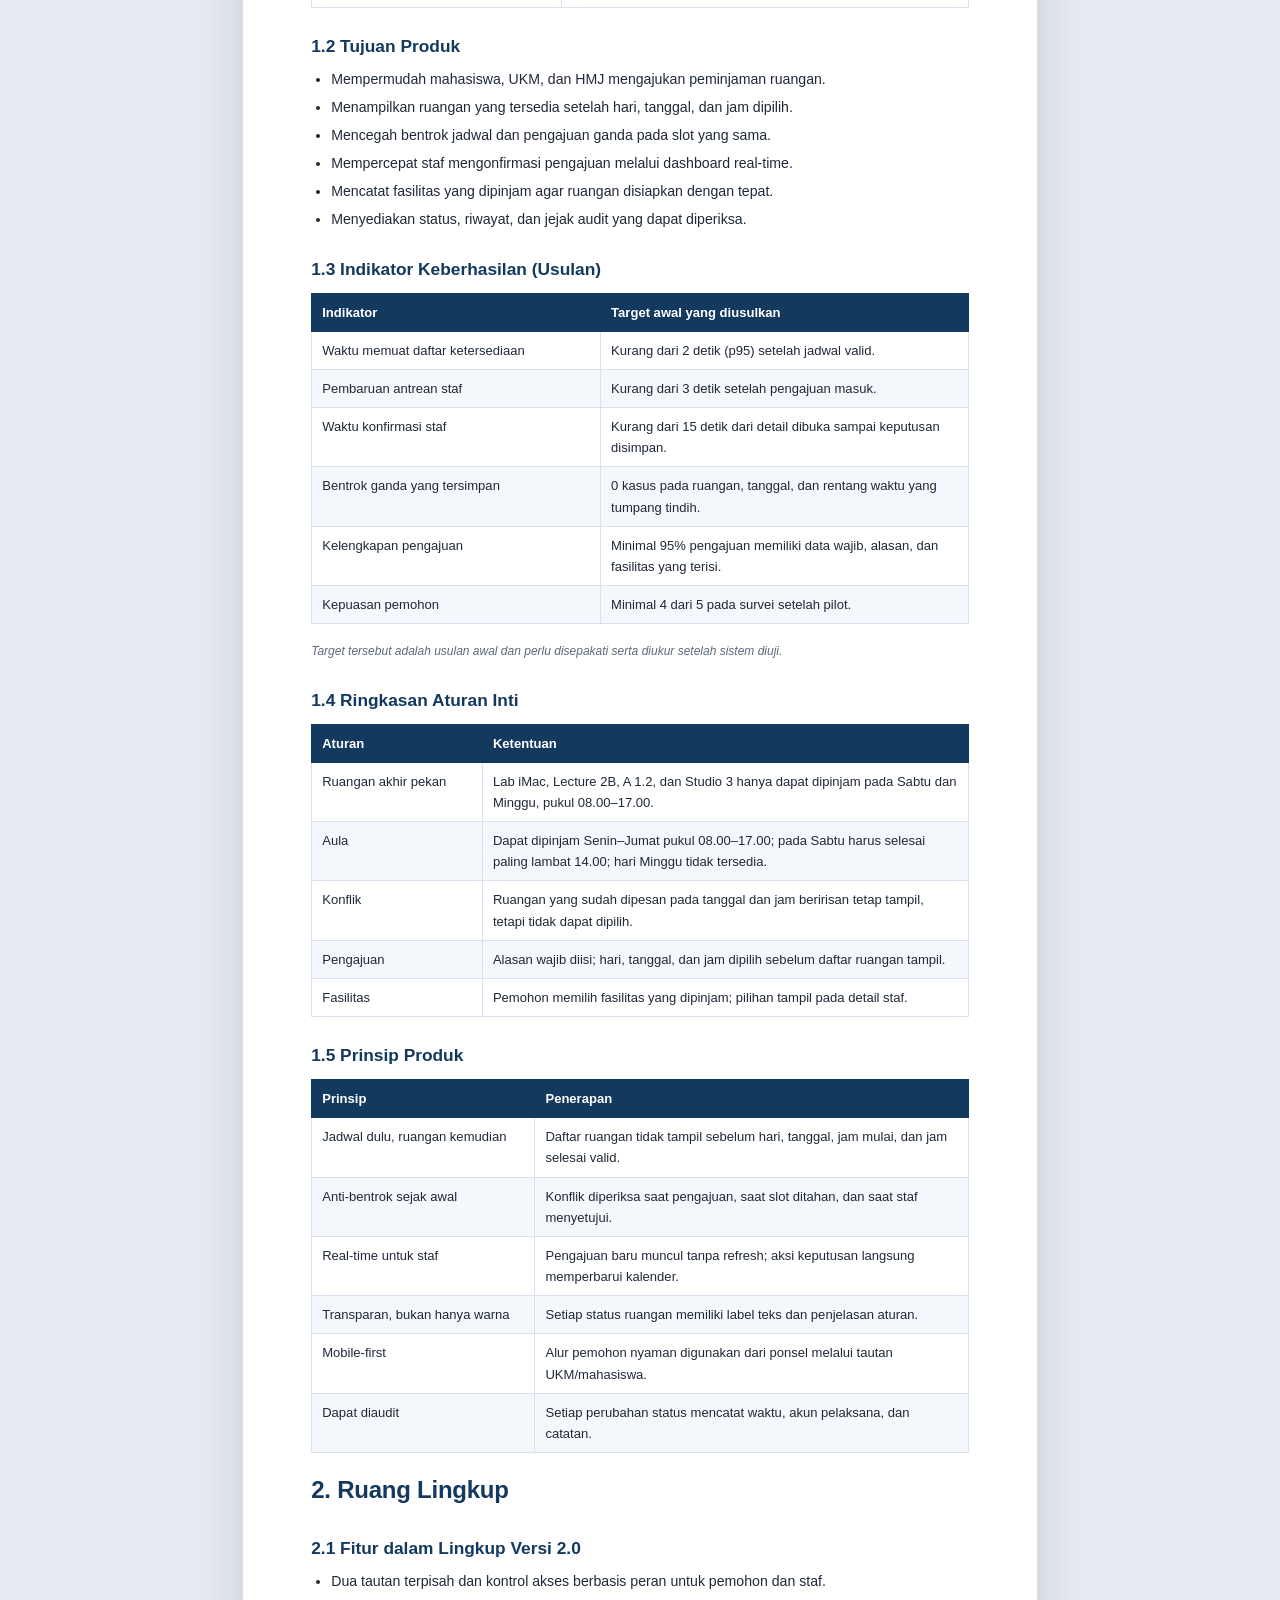
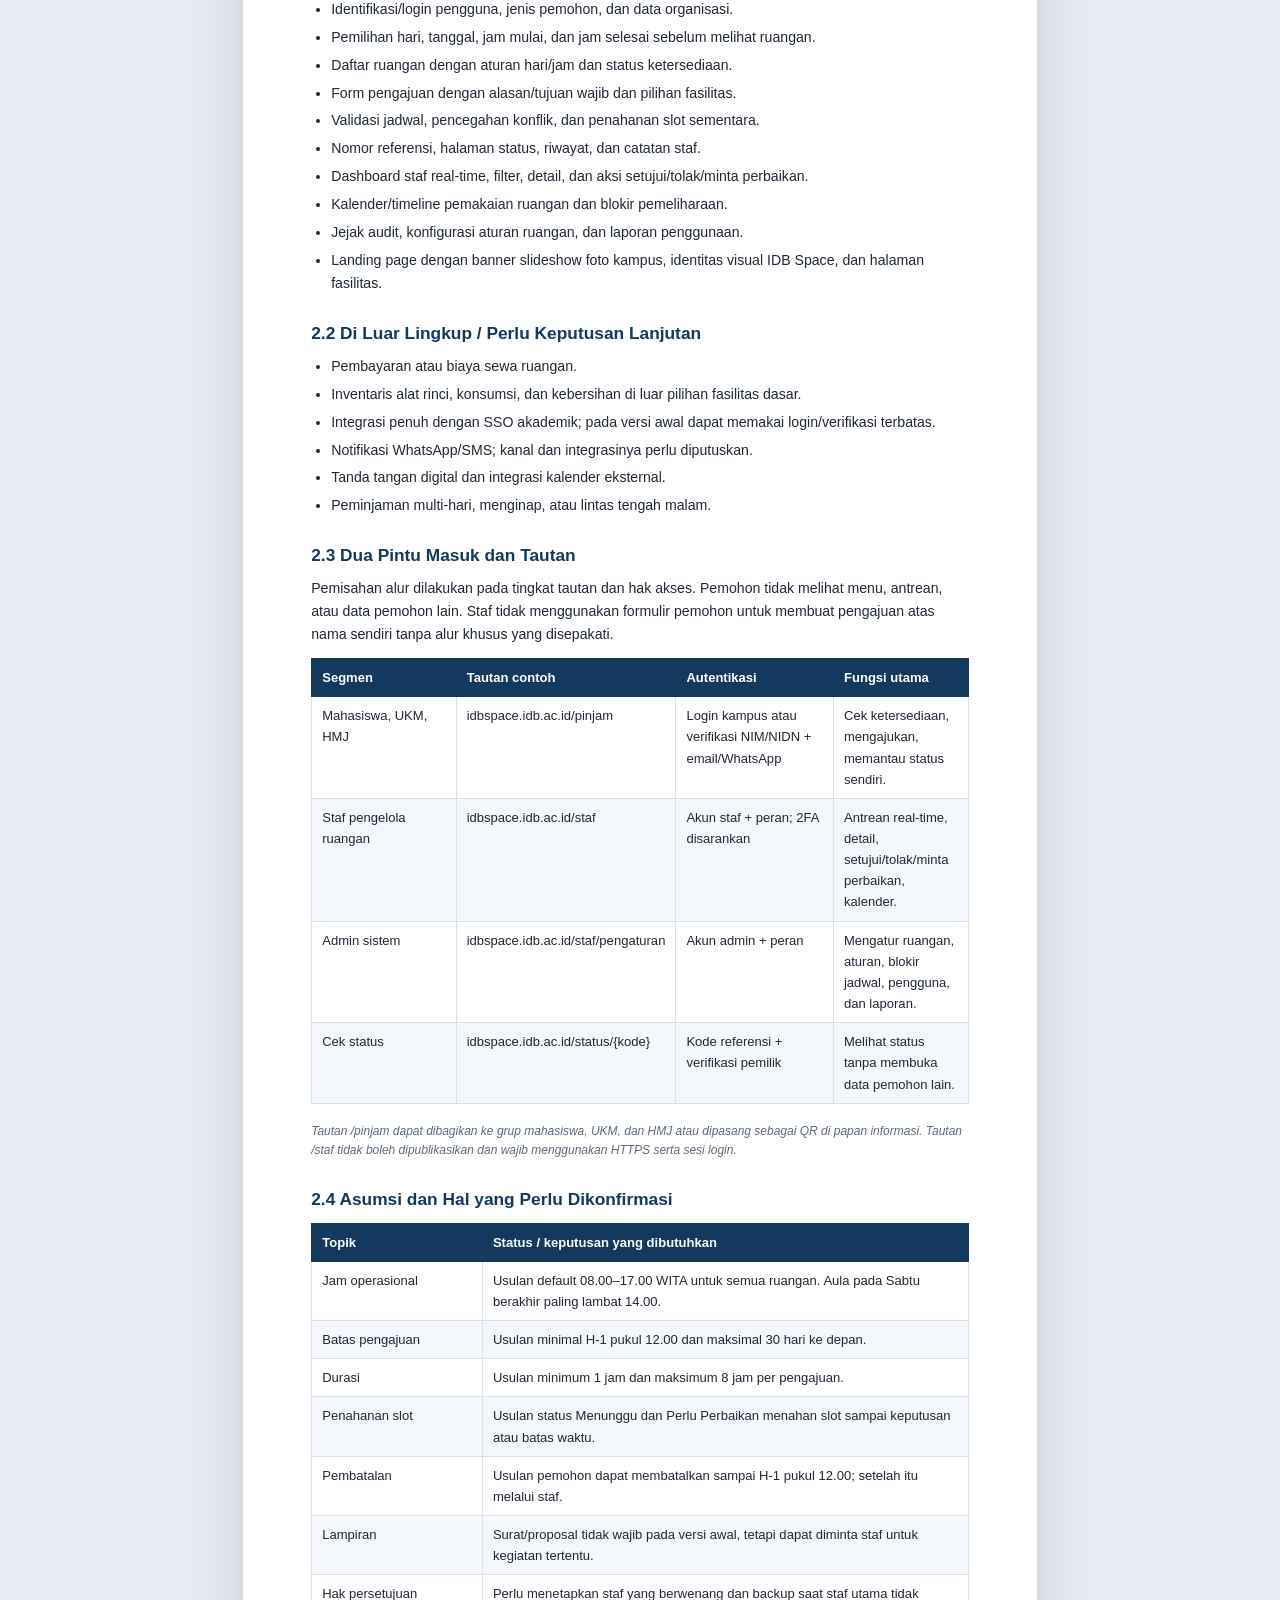
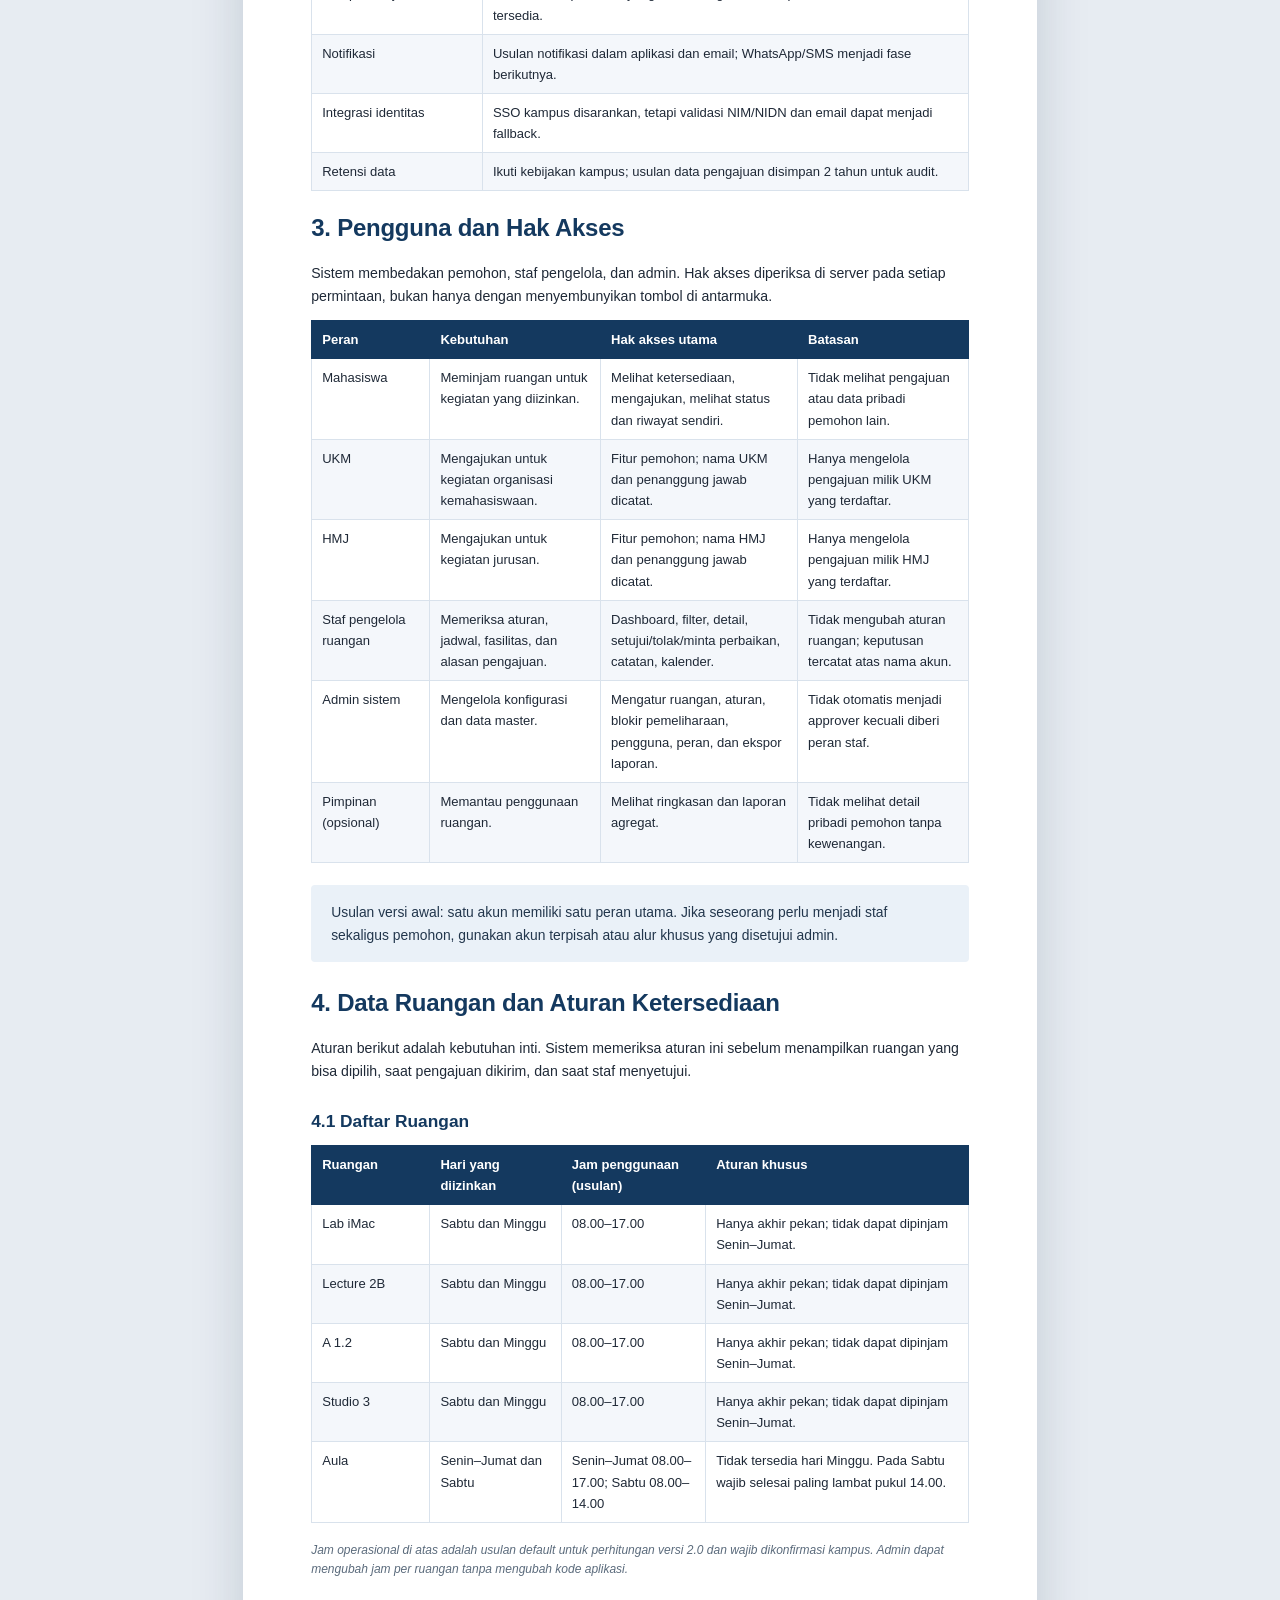
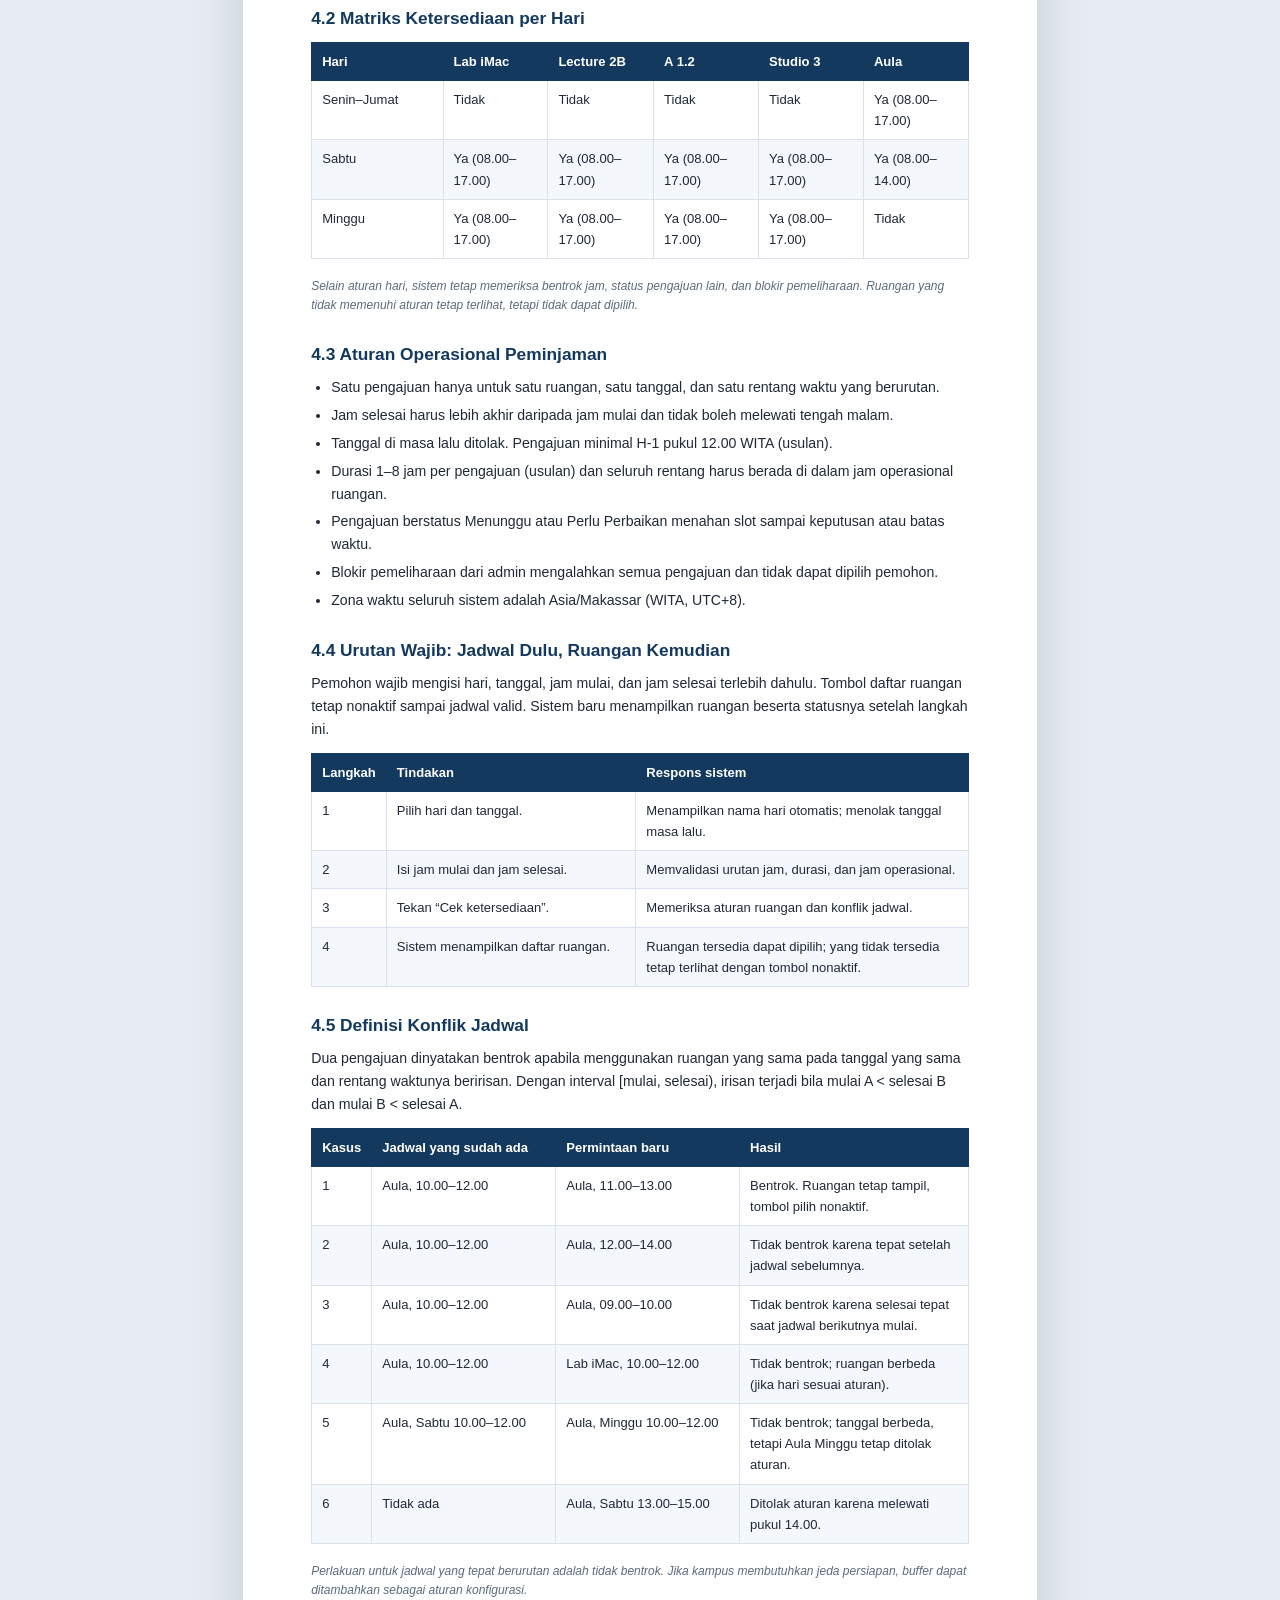
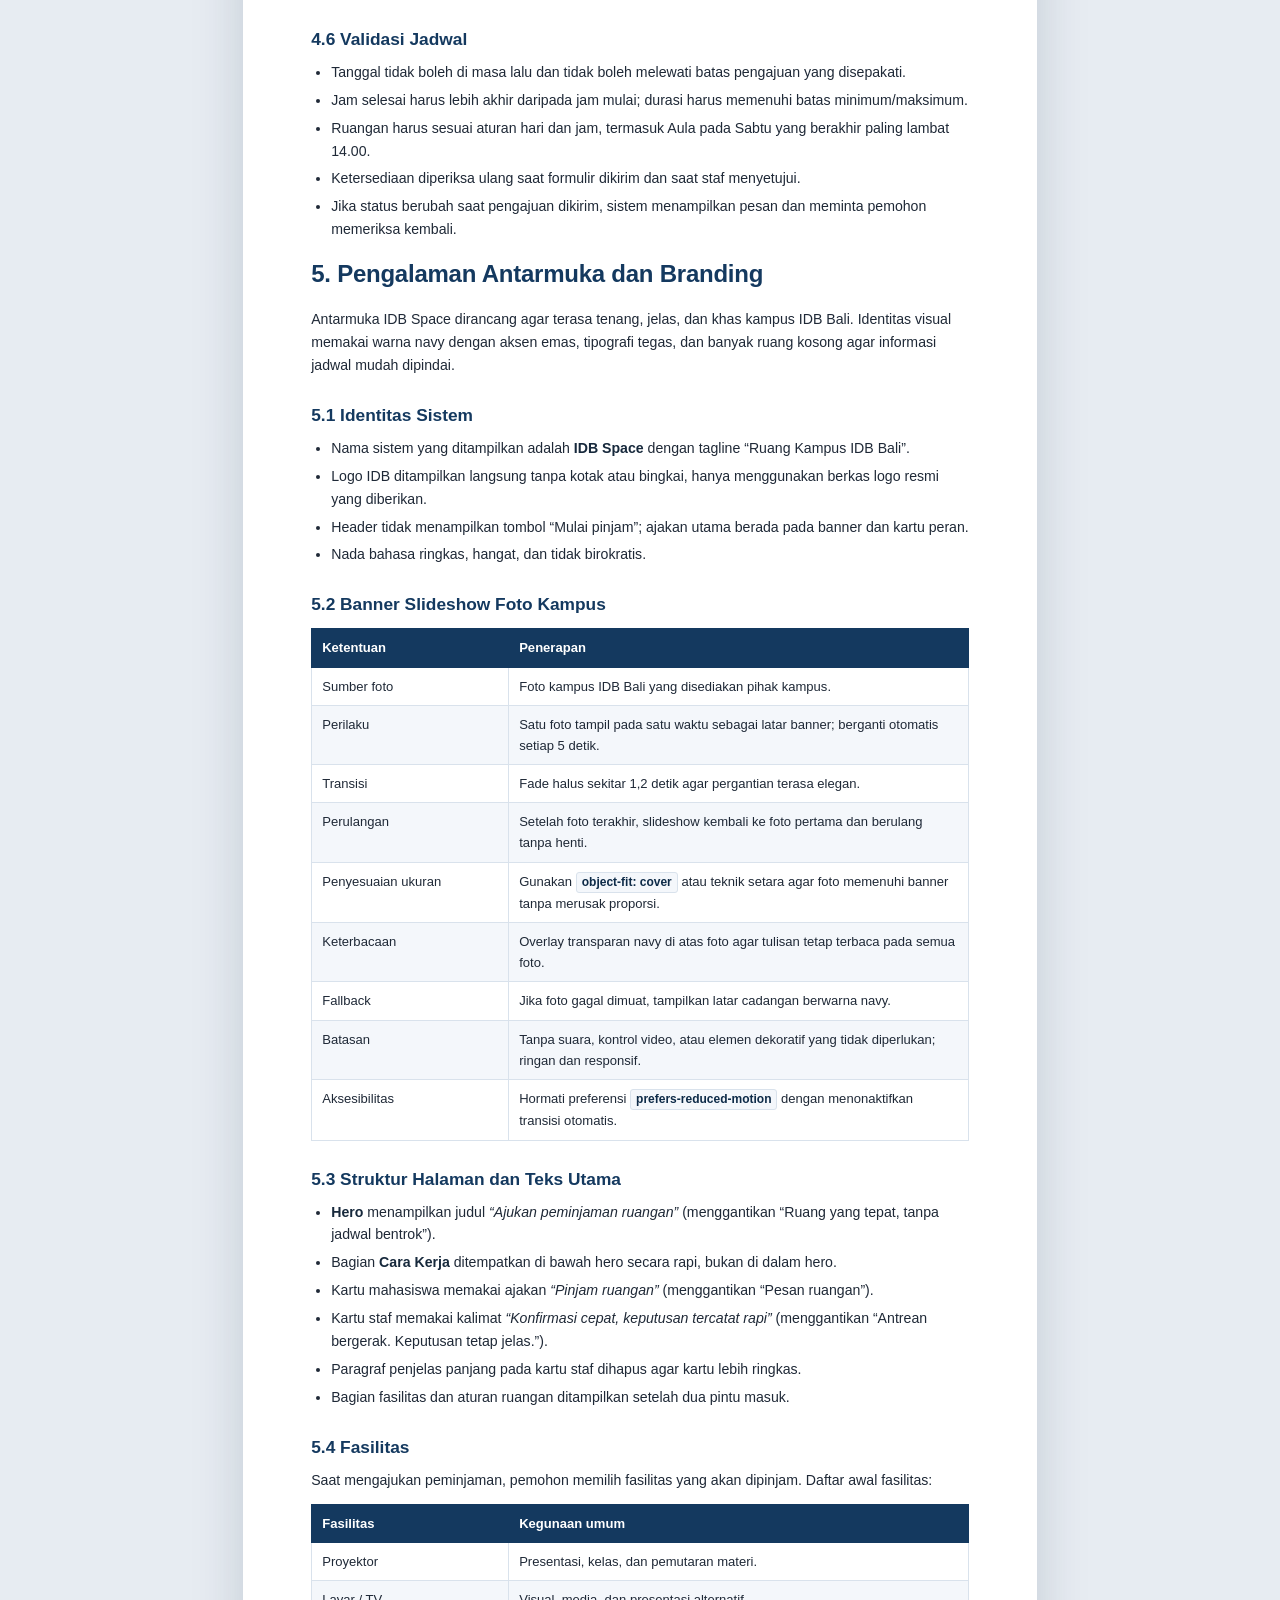
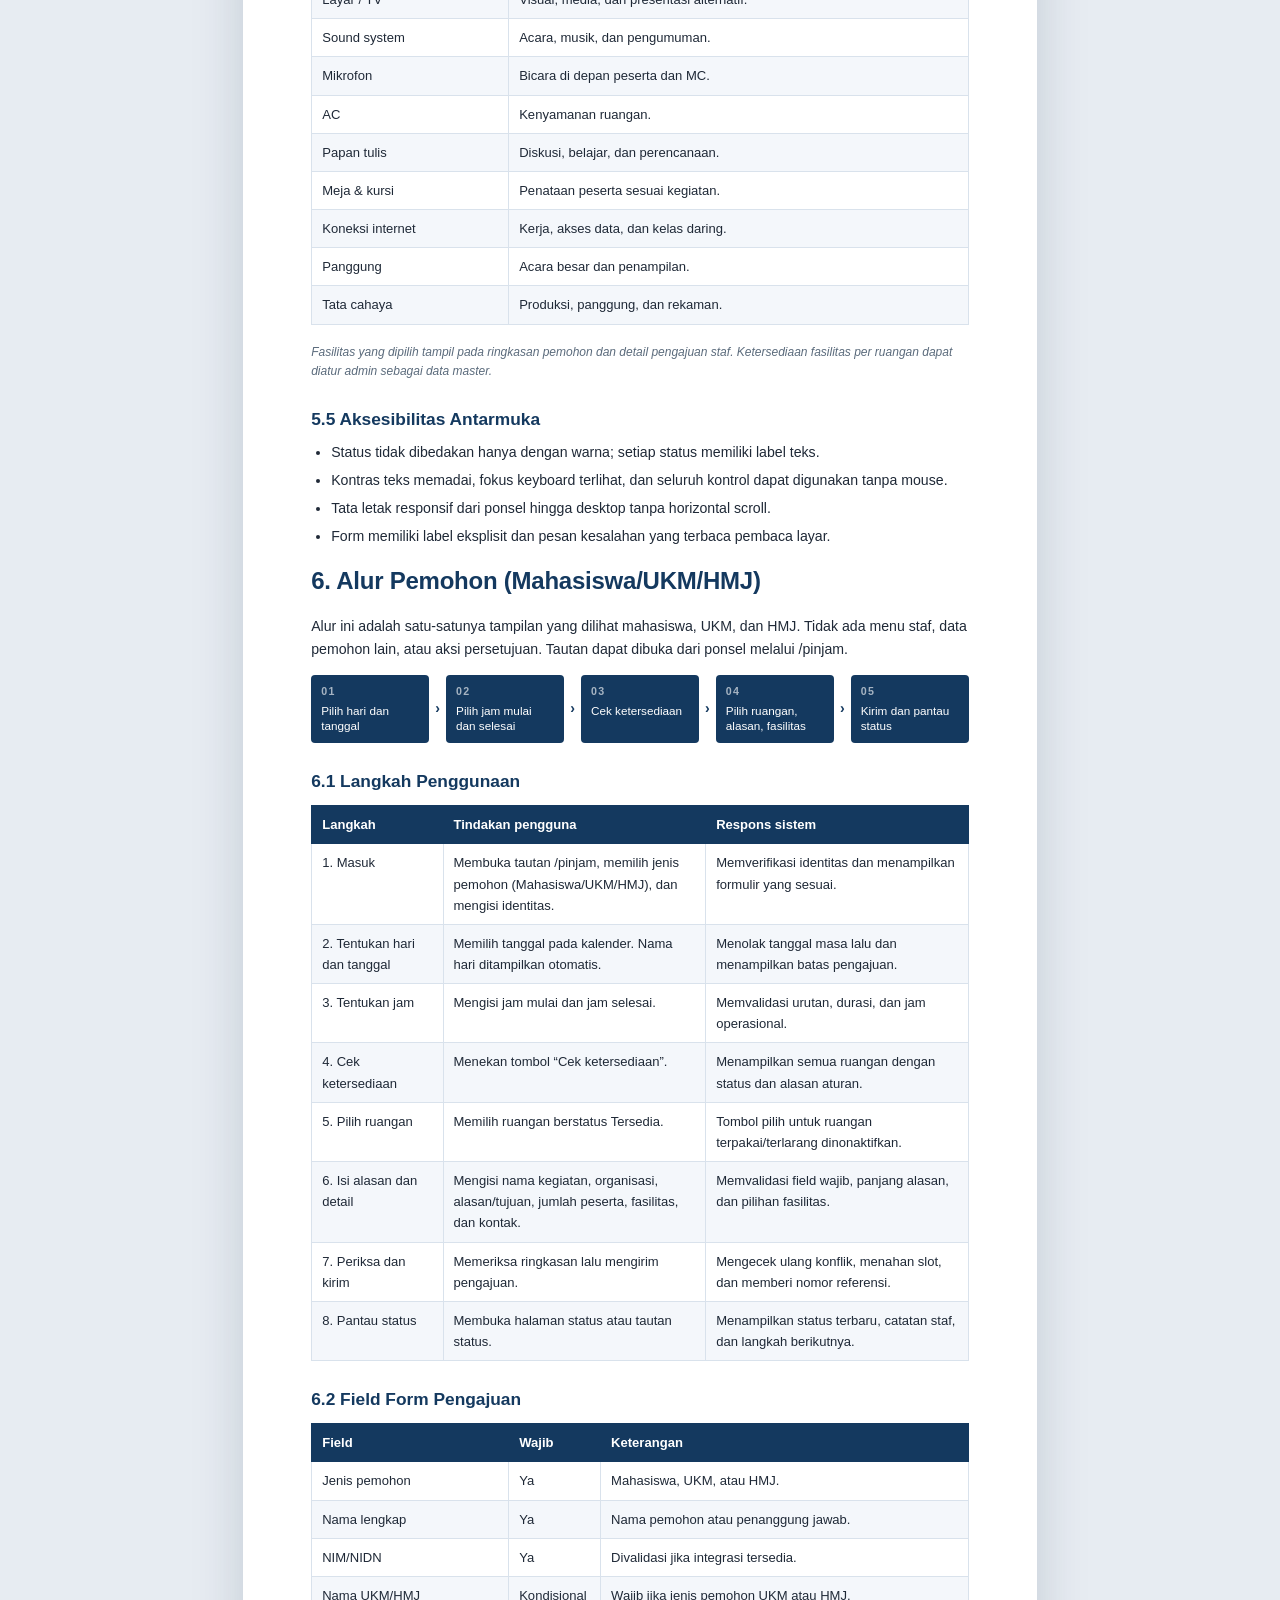
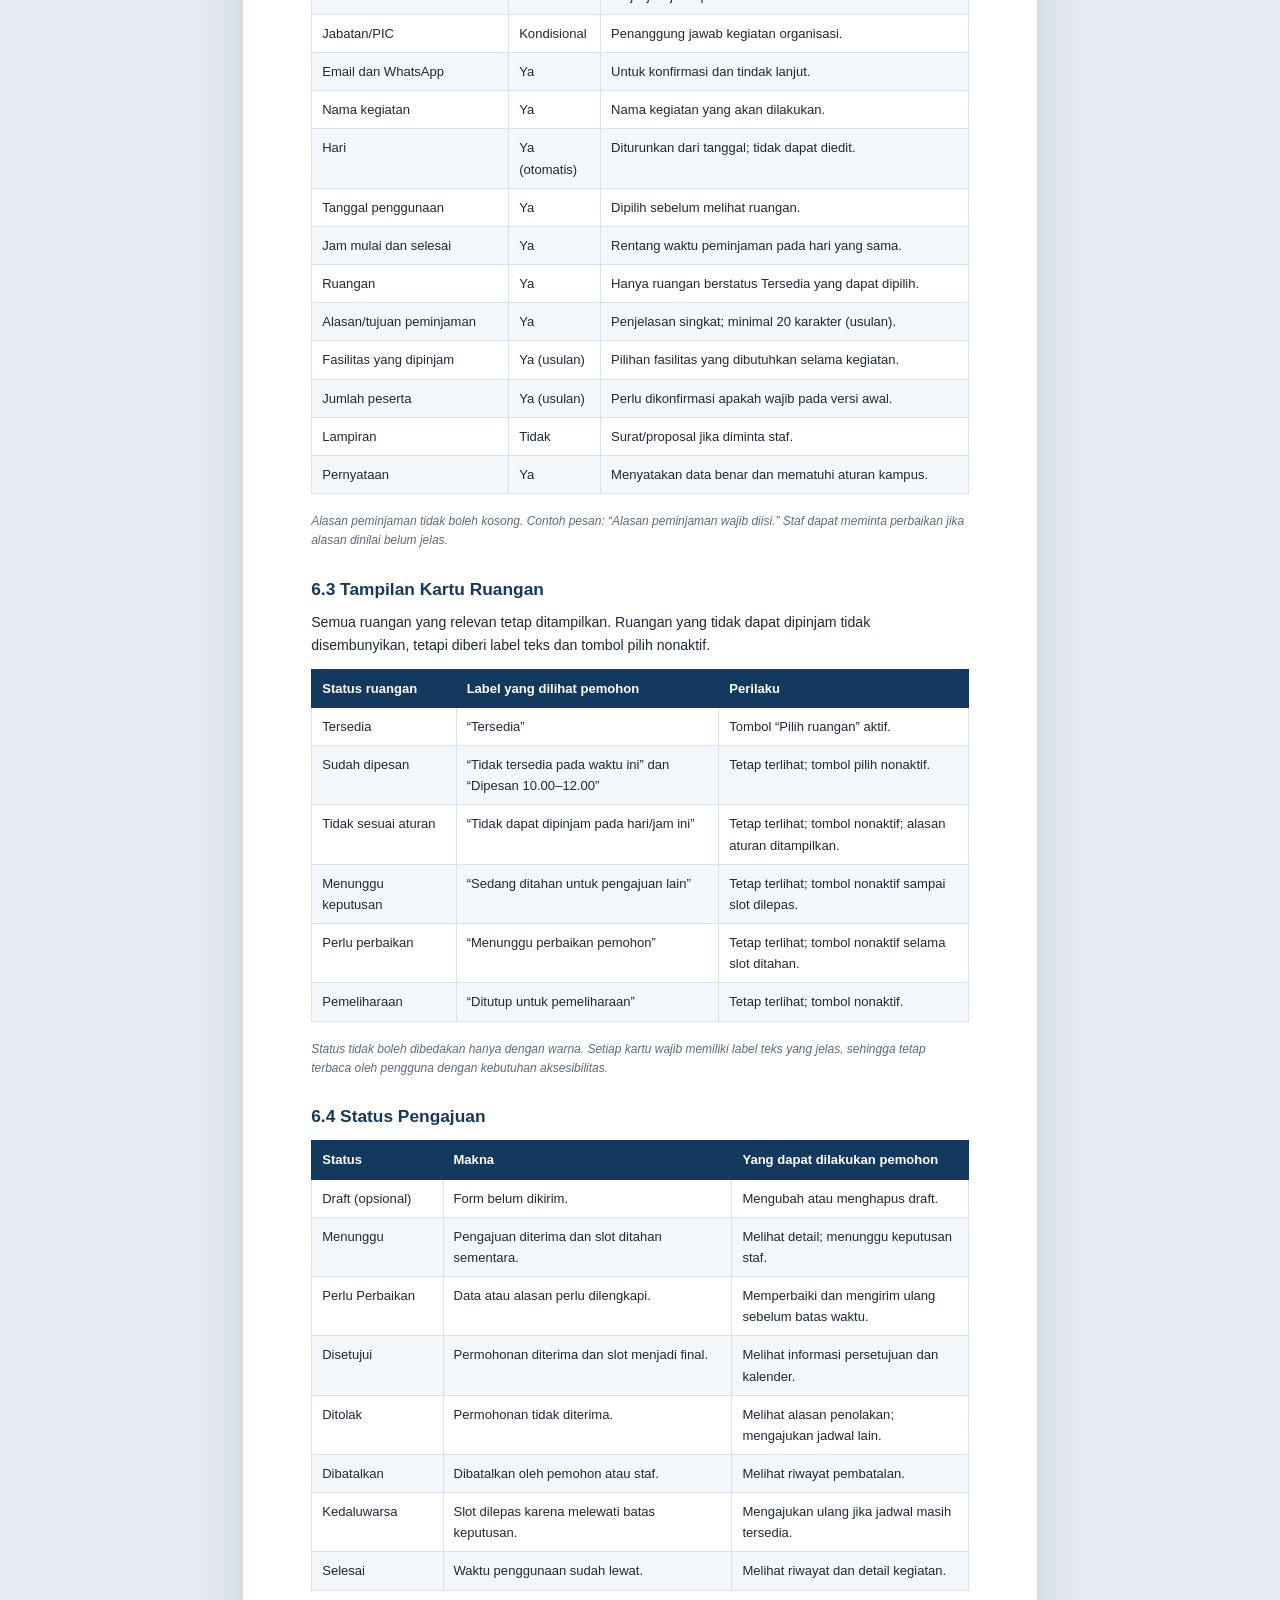
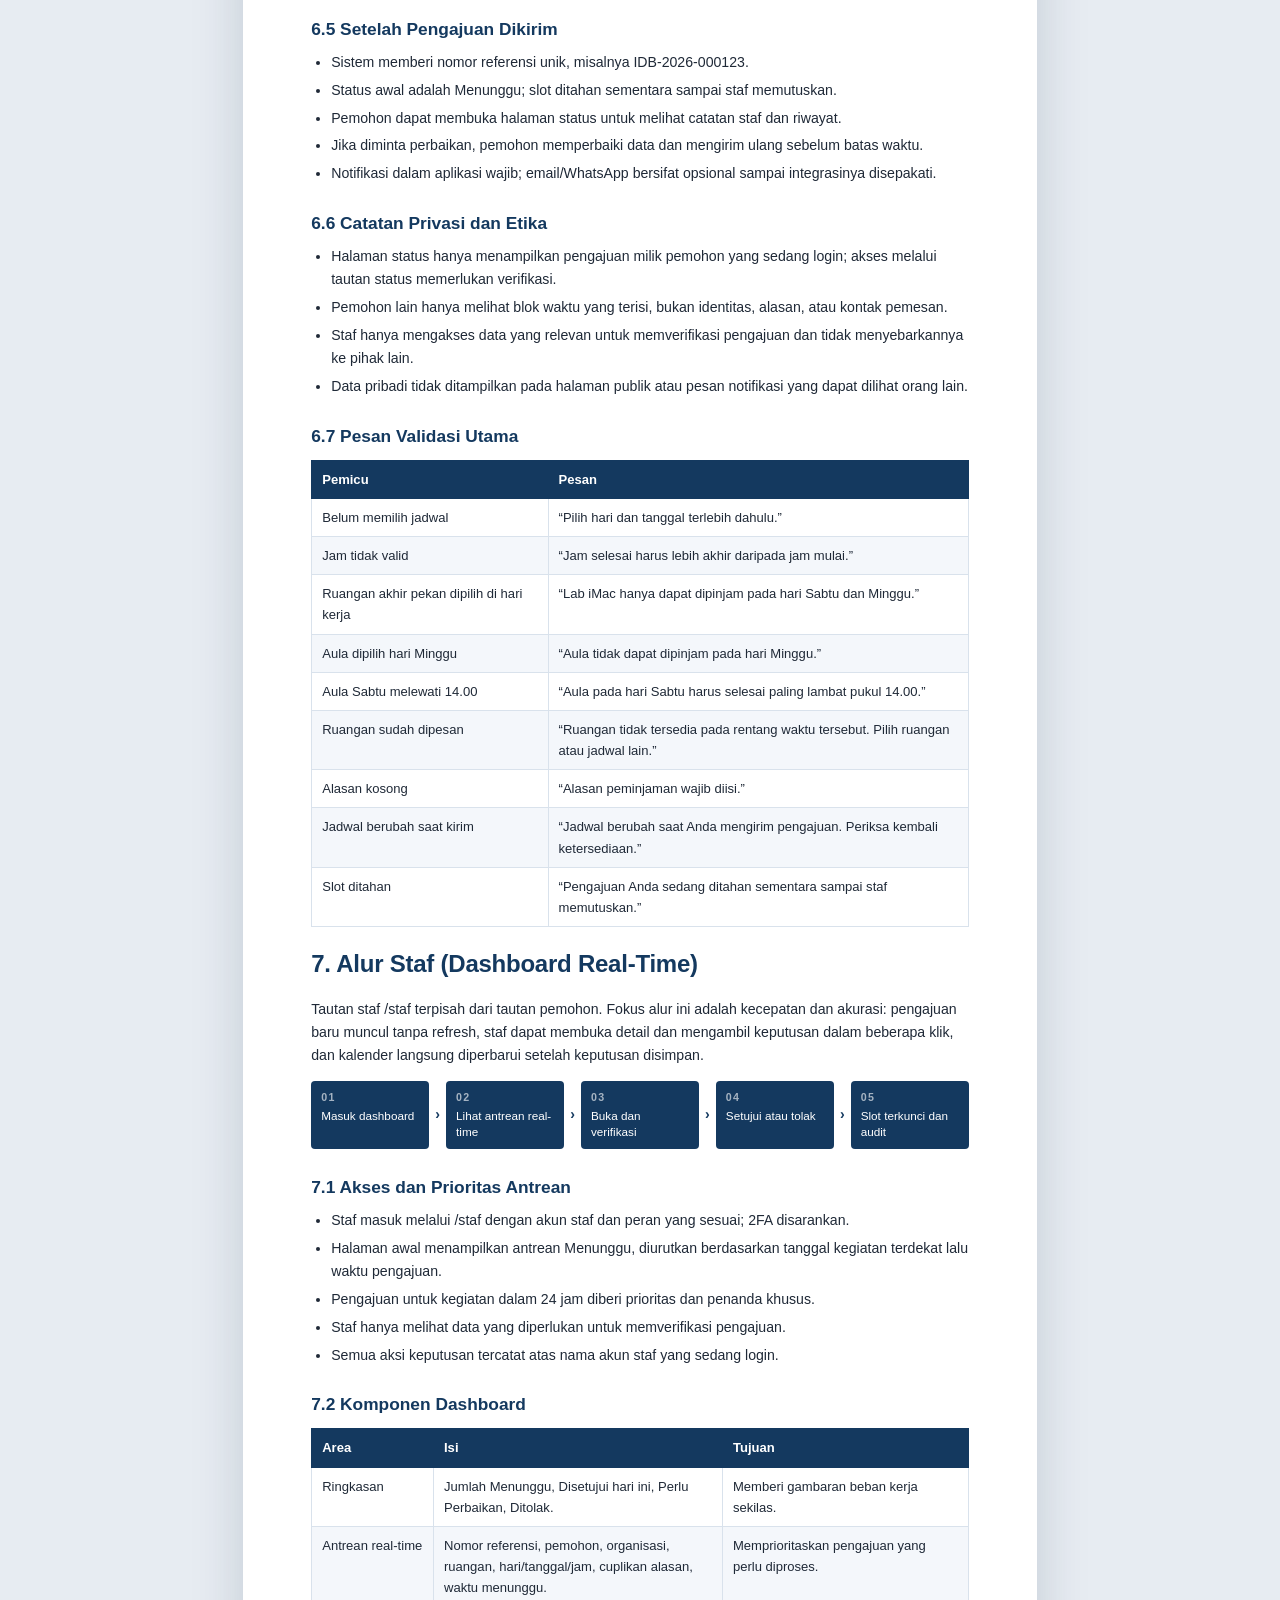
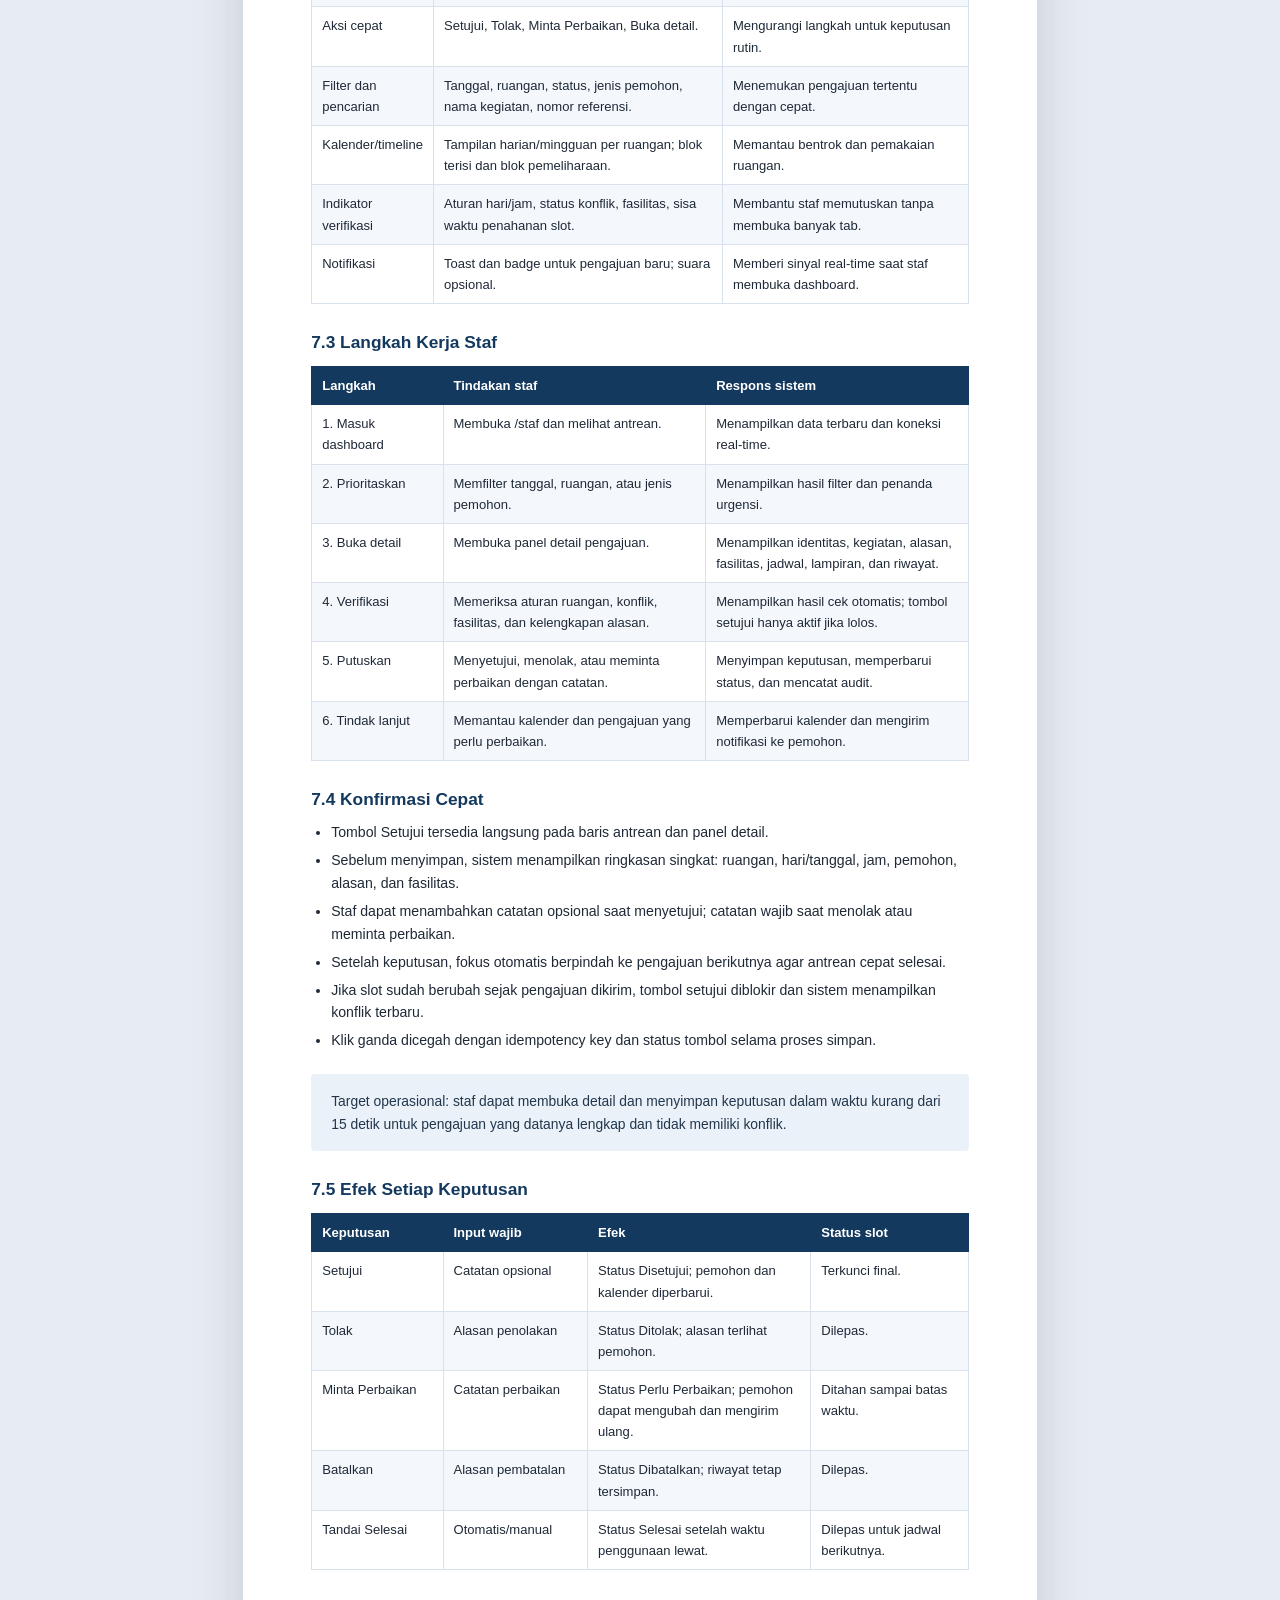
<file: prd.html>
<!DOCTYPE html>
<html lang="id">
<head>
  <meta charset="UTF-8">
  <meta name="viewport" content="width=device-width, initial-scale=1.0">
  <title>IDB Space — Product Requirement Document</title>
  <link rel="stylesheet" href="assets/css/prd.css">
</head>
<body>
<div class="page">

  <!-- COVER -->
  <header class="cover">
    <div class="cover__brand"><img src="assets/img/logo-idb.png" alt="IDB Bali"></div>
    <div class="cover__eyebrow">Product Requirement Document</div>
    <h1>IDB SPACE</h1>
    <p class="cover__tagline">Ruang untuk Manajemen dan Aktivitas IDB Bali</p>
    <div class="cover__rule"></div>
    <p class="cover__subtitle">Sistem Peminjaman dan Pengelolaan Ruangan Kampus</p>

    <table class="info-table">
      <tr><th>Informasi Dokumen</th><th>Keterangan</th></tr>
      <tr><td>Versi</td><td>2.0 — Alur pemohon, dashboard staf, dan pengalaman antarmuka</td></tr>
      <tr><td>Tanggal</td><td>3 November 2026</td></tr>
      <tr><td>Status</td><td>Rancangan untuk ditinjau pihak kampus</td></tr>
      <tr><td>Pengguna utama</td><td>Mahasiswa, UKM, HMJ, staf pengelola, dan admin sistem</td></tr>
    </table>

    <div class="callout">
      Dokumen ini merinci aturan ruangan, alur pemohon, alur staf real-time, pencegahan bentrok jadwal, fasilitas yang
      diajukan, ketentuan antarmuka, kebutuhan data, keamanan, dan kriteria penerimaan. Bagian yang belum diputuskan
      ditandai sebagai usulan.
    </div>
  </header>

  <!-- 1 -->
  <section class="doc-section">
    <h2>1. Ringkasan Produk</h2>
    <p><strong>IDB Space</strong> adalah sistem digital untuk mengajukan dan mengelola peminjaman ruangan di kampus
      IDB Bali. Sistem memiliki dua pintu masuk yang dipisahkan: <strong>tautan pemohon</strong> untuk mahasiswa, UKM,
      dan HMJ, serta <strong>tautan staf</strong> untuk pengelola ruangan. Pemohon menentukan hari, tanggal, jam mulai,
      dan jam selesai terlebih dahulu. Setelah jadwal valid, sistem baru menampilkan ruangan yang sesuai aturan dan
      ketersediaan. Staf memantau antrean secara real-time dan mengonfirmasi pengajuan dengan cepat.</p>
    <p>Ruangan yang sudah dipesan pada waktu yang sama tetap terlihat agar pemohon memahami kondisinya, tetapi tombol
      pilih dinonaktifkan. Setiap pengajuan wajib menyertakan alasan dan dapat menyertakan fasilitas yang dibutuhkan.
      Slot yang sedang menunggu keputusan ditahan sementara agar tidak terjadi pengajuan ganda.</p>

    <h3>1.1 Masalah yang Ingin Diselesaikan</h3>
    <table class="tbl">
      <thead><tr><th style="width:38%">Masalah</th><th>Kebutuhan solusi</th></tr></thead>
      <tbody>
        <tr><td>Ketersediaan ruangan tidak transparan.</td><td>Daftar ketersediaan per tanggal dan rentang waktu, diperbarui dari data pemesanan.</td></tr>
        <tr><td>Risiko dua peminjam memilih slot yang sama.</td><td>Validasi konflik di server saat pengajuan dan saat persetujuan, ditambah penahanan slot.</td></tr>
        <tr><td>Alasan peminjaman tidak jelas.</td><td>Kolom alasan/tujuan wajib diisi dan ditinjau staf.</td></tr>
        <tr><td>Aturan setiap ruangan berbeda.</td><td>Aturan hari dan jam per ruangan dijalankan otomatis oleh sistem.</td></tr>
        <tr><td>Fasilitas yang dibutuhkan tidak tercatat.</td><td>Pemohon memilih fasilitas yang dipinjam; staf melihatnya pada detail pengajuan.</td></tr>
        <tr><td>Staf memeriksa permohonan satu per satu.</td><td>Dashboard real-time dengan antrean, filter, dan aksi konfirmasi cepat.</td></tr>
        <tr><td>Pemohon tidak mengetahui status.</td><td>Halaman status, riwayat, catatan staf, dan notifikasi.</td></tr>
      </tbody>
    </table>

    <h3>1.2 Tujuan Produk</h3>
    <ul>
      <li>Mempermudah mahasiswa, UKM, dan HMJ mengajukan peminjaman ruangan.</li>
      <li>Menampilkan ruangan yang tersedia setelah hari, tanggal, dan jam dipilih.</li>
      <li>Mencegah bentrok jadwal dan pengajuan ganda pada slot yang sama.</li>
      <li>Mempercepat staf mengonfirmasi pengajuan melalui dashboard real-time.</li>
      <li>Mencatat fasilitas yang dipinjam agar ruangan disiapkan dengan tepat.</li>
      <li>Menyediakan status, riwayat, dan jejak audit yang dapat diperiksa.</li>
    </ul>

    <h3>1.3 Indikator Keberhasilan (Usulan)</h3>
    <table class="tbl">
      <thead><tr><th style="width:44%">Indikator</th><th>Target awal yang diusulkan</th></tr></thead>
      <tbody>
        <tr><td>Waktu memuat daftar ketersediaan</td><td>Kurang dari 2 detik (p95) setelah jadwal valid.</td></tr>
        <tr><td>Pembaruan antrean staf</td><td>Kurang dari 3 detik setelah pengajuan masuk.</td></tr>
        <tr><td>Waktu konfirmasi staf</td><td>Kurang dari 15 detik dari detail dibuka sampai keputusan disimpan.</td></tr>
        <tr><td>Bentrok ganda yang tersimpan</td><td>0 kasus pada ruangan, tanggal, dan rentang waktu yang tumpang tindih.</td></tr>
        <tr><td>Kelengkapan pengajuan</td><td>Minimal 95% pengajuan memiliki data wajib, alasan, dan fasilitas yang terisi.</td></tr>
        <tr><td>Kepuasan pemohon</td><td>Minimal 4 dari 5 pada survei setelah pilot.</td></tr>
      </tbody>
    </table>
    <p class="note">Target tersebut adalah usulan awal dan perlu disepakati serta diukur setelah sistem diuji.</p>

    <h3>1.4 Ringkasan Aturan Inti</h3>
    <table class="tbl">
      <thead><tr><th style="width:26%">Aturan</th><th>Ketentuan</th></tr></thead>
      <tbody>
        <tr><td>Ruangan akhir pekan</td><td>Lab iMac, Lecture 2B, A 1.2, dan Studio 3 hanya dapat dipinjam pada Sabtu dan Minggu, pukul 08.00–17.00.</td></tr>
        <tr><td>Aula</td><td>Dapat dipinjam Senin–Jumat pukul 08.00–17.00; pada Sabtu harus selesai paling lambat 14.00; hari Minggu tidak tersedia.</td></tr>
        <tr><td>Konflik</td><td>Ruangan yang sudah dipesan pada tanggal dan jam beririsan tetap tampil, tetapi tidak dapat dipilih.</td></tr>
        <tr><td>Pengajuan</td><td>Alasan wajib diisi; hari, tanggal, dan jam dipilih sebelum daftar ruangan tampil.</td></tr>
        <tr><td>Fasilitas</td><td>Pemohon memilih fasilitas yang dipinjam; pilihan tampil pada detail staf.</td></tr>
      </tbody>
    </table>

    <h3>1.5 Prinsip Produk</h3>
    <table class="tbl">
      <thead><tr><th style="width:34%">Prinsip</th><th>Penerapan</th></tr></thead>
      <tbody>
        <tr><td>Jadwal dulu, ruangan kemudian</td><td>Daftar ruangan tidak tampil sebelum hari, tanggal, jam mulai, dan jam selesai valid.</td></tr>
        <tr><td>Anti-bentrok sejak awal</td><td>Konflik diperiksa saat pengajuan, saat slot ditahan, dan saat staf menyetujui.</td></tr>
        <tr><td>Real-time untuk staf</td><td>Pengajuan baru muncul tanpa refresh; aksi keputusan langsung memperbarui kalender.</td></tr>
        <tr><td>Transparan, bukan hanya warna</td><td>Setiap status ruangan memiliki label teks dan penjelasan aturan.</td></tr>
        <tr><td>Mobile-first</td><td>Alur pemohon nyaman digunakan dari ponsel melalui tautan UKM/mahasiswa.</td></tr>
        <tr><td>Dapat diaudit</td><td>Setiap perubahan status mencatat waktu, akun pelaksana, dan catatan.</td></tr>
      </tbody>
    </table>
  </section>

  <!-- 2 -->
  <section class="doc-section">
    <h2>2. Ruang Lingkup</h2>

    <h3>2.1 Fitur dalam Lingkup Versi 2.0</h3>
    <ul>
      <li>Dua tautan terpisah dan kontrol akses berbasis peran untuk pemohon dan staf.</li>
      <li>Identifikasi/login pengguna, jenis pemohon, dan data organisasi.</li>
      <li>Pemilihan hari, tanggal, jam mulai, dan jam selesai sebelum melihat ruangan.</li>
      <li>Daftar ruangan dengan aturan hari/jam dan status ketersediaan.</li>
      <li>Form pengajuan dengan alasan/tujuan wajib dan pilihan fasilitas.</li>
      <li>Validasi jadwal, pencegahan konflik, dan penahanan slot sementara.</li>
      <li>Nomor referensi, halaman status, riwayat, dan catatan staf.</li>
      <li>Dashboard staf real-time, filter, detail, dan aksi setujui/tolak/minta perbaikan.</li>
      <li>Kalender/timeline pemakaian ruangan dan blokir pemeliharaan.</li>
      <li>Jejak audit, konfigurasi aturan ruangan, dan laporan penggunaan.</li>
      <li>Landing page dengan banner slideshow foto kampus, identitas visual IDB Space, dan halaman fasilitas.</li>
    </ul>

    <h3>2.2 Di Luar Lingkup / Perlu Keputusan Lanjutan</h3>
    <ul>
      <li>Pembayaran atau biaya sewa ruangan.</li>
      <li>Inventaris alat rinci, konsumsi, dan kebersihan di luar pilihan fasilitas dasar.</li>
      <li>Integrasi penuh dengan SSO akademik; pada versi awal dapat memakai login/verifikasi terbatas.</li>
      <li>Notifikasi WhatsApp/SMS; kanal dan integrasinya perlu diputuskan.</li>
      <li>Tanda tangan digital dan integrasi kalender eksternal.</li>
      <li>Peminjaman multi-hari, menginap, atau lintas tengah malam.</li>
    </ul>

    <h3>2.3 Dua Pintu Masuk dan Tautan</h3>
    <p>Pemisahan alur dilakukan pada tingkat tautan dan hak akses. Pemohon tidak melihat menu, antrean, atau data
      pemohon lain. Staf tidak menggunakan formulir pemohon untuk membuat pengajuan atas nama sendiri tanpa alur khusus
      yang disepakati.</p>
    <table class="tbl">
      <thead><tr><th style="width:22%">Segmen</th><th style="width:24%">Tautan contoh</th><th style="width:24%">Autentikasi</th><th>Fungsi utama</th></tr></thead>
      <tbody>
        <tr><td>Mahasiswa, UKM, HMJ</td><td>idbspace.idb.ac.id/pinjam</td><td>Login kampus atau verifikasi NIM/NIDN + email/WhatsApp</td><td>Cek ketersediaan, mengajukan, memantau status sendiri.</td></tr>
        <tr><td>Staf pengelola ruangan</td><td>idbspace.idb.ac.id/staf</td><td>Akun staf + peran; 2FA disarankan</td><td>Antrean real-time, detail, setujui/tolak/minta perbaikan, kalender.</td></tr>
        <tr><td>Admin sistem</td><td>idbspace.idb.ac.id/staf/pengaturan</td><td>Akun admin + peran</td><td>Mengatur ruangan, aturan, blokir jadwal, pengguna, dan laporan.</td></tr>
        <tr><td>Cek status</td><td>idbspace.idb.ac.id/status/{kode}</td><td>Kode referensi + verifikasi pemilik</td><td>Melihat status tanpa membuka data pemohon lain.</td></tr>
      </tbody>
    </table>
    <p class="note">Tautan /pinjam dapat dibagikan ke grup mahasiswa, UKM, dan HMJ atau dipasang sebagai QR di papan informasi.
      Tautan /staf tidak boleh dipublikasikan dan wajib menggunakan HTTPS serta sesi login.</p>

    <h3>2.4 Asumsi dan Hal yang Perlu Dikonfirmasi</h3>
    <table class="tbl">
      <thead><tr><th style="width:26%">Topik</th><th>Status / keputusan yang dibutuhkan</th></tr></thead>
      <tbody>
        <tr><td>Jam operasional</td><td>Usulan default 08.00–17.00 WITA untuk semua ruangan. Aula pada Sabtu berakhir paling lambat 14.00.</td></tr>
        <tr><td>Batas pengajuan</td><td>Usulan minimal H-1 pukul 12.00 dan maksimal 30 hari ke depan.</td></tr>
        <tr><td>Durasi</td><td>Usulan minimum 1 jam dan maksimum 8 jam per pengajuan.</td></tr>
        <tr><td>Penahanan slot</td><td>Usulan status Menunggu dan Perlu Perbaikan menahan slot sampai keputusan atau batas waktu.</td></tr>
        <tr><td>Pembatalan</td><td>Usulan pemohon dapat membatalkan sampai H-1 pukul 12.00; setelah itu melalui staf.</td></tr>
        <tr><td>Lampiran</td><td>Surat/proposal tidak wajib pada versi awal, tetapi dapat diminta staf untuk kegiatan tertentu.</td></tr>
        <tr><td>Hak persetujuan</td><td>Perlu menetapkan staf yang berwenang dan backup saat staf utama tidak tersedia.</td></tr>
        <tr><td>Notifikasi</td><td>Usulan notifikasi dalam aplikasi dan email; WhatsApp/SMS menjadi fase berikutnya.</td></tr>
        <tr><td>Integrasi identitas</td><td>SSO kampus disarankan, tetapi validasi NIM/NIDN dan email dapat menjadi fallback.</td></tr>
        <tr><td>Retensi data</td><td>Ikuti kebijakan kampus; usulan data pengajuan disimpan 2 tahun untuk audit.</td></tr>
      </tbody>
    </table>
  </section>

  <!-- 3 -->
  <section class="doc-section">
    <h2>3. Pengguna dan Hak Akses</h2>
    <p>Sistem membedakan pemohon, staf pengelola, dan admin. Hak akses diperiksa di server pada setiap permintaan, bukan
      hanya dengan menyembunyikan tombol di antarmuka.</p>
    <table class="tbl">
      <thead><tr><th style="width:18%">Peran</th><th style="width:26%">Kebutuhan</th><th style="width:30%">Hak akses utama</th><th>Batasan</th></tr></thead>
      <tbody>
        <tr><td>Mahasiswa</td><td>Meminjam ruangan untuk kegiatan yang diizinkan.</td><td>Melihat ketersediaan, mengajukan, melihat status dan riwayat sendiri.</td><td>Tidak melihat pengajuan atau data pribadi pemohon lain.</td></tr>
        <tr><td>UKM</td><td>Mengajukan untuk kegiatan organisasi kemahasiswaan.</td><td>Fitur pemohon; nama UKM dan penanggung jawab dicatat.</td><td>Hanya mengelola pengajuan milik UKM yang terdaftar.</td></tr>
        <tr><td>HMJ</td><td>Mengajukan untuk kegiatan jurusan.</td><td>Fitur pemohon; nama HMJ dan penanggung jawab dicatat.</td><td>Hanya mengelola pengajuan milik HMJ yang terdaftar.</td></tr>
        <tr><td>Staf pengelola ruangan</td><td>Memeriksa aturan, jadwal, fasilitas, dan alasan pengajuan.</td><td>Dashboard, filter, detail, setujui/tolak/minta perbaikan, catatan, kalender.</td><td>Tidak mengubah aturan ruangan; keputusan tercatat atas nama akun.</td></tr>
        <tr><td>Admin sistem</td><td>Mengelola konfigurasi dan data master.</td><td>Mengatur ruangan, aturan, blokir pemeliharaan, pengguna, peran, dan ekspor laporan.</td><td>Tidak otomatis menjadi approver kecuali diberi peran staf.</td></tr>
        <tr><td>Pimpinan (opsional)</td><td>Memantau penggunaan ruangan.</td><td>Melihat ringkasan dan laporan agregat.</td><td>Tidak melihat detail pribadi pemohon tanpa kewenangan.</td></tr>
      </tbody>
    </table>
    <div class="callout">Usulan versi awal: satu akun memiliki satu peran utama. Jika seseorang perlu menjadi staf sekaligus
      pemohon, gunakan akun terpisah atau alur khusus yang disetujui admin.</div>
  </section>

  <!-- 4 -->
  <section class="doc-section">
    <h2>4. Data Ruangan dan Aturan Ketersediaan</h2>
    <p>Aturan berikut adalah kebutuhan inti. Sistem memeriksa aturan ini sebelum menampilkan ruangan yang bisa dipilih,
      saat pengajuan dikirim, dan saat staf menyetujui.</p>

    <h3>4.1 Daftar Ruangan</h3>
    <table class="tbl">
      <thead><tr><th style="width:18%">Ruangan</th><th style="width:20%">Hari yang diizinkan</th><th style="width:22%">Jam penggunaan (usulan)</th><th>Aturan khusus</th></tr></thead>
      <tbody>
        <tr><td>Lab iMac</td><td>Sabtu dan Minggu</td><td>08.00–17.00</td><td>Hanya akhir pekan; tidak dapat dipinjam Senin–Jumat.</td></tr>
        <tr><td>Lecture 2B</td><td>Sabtu dan Minggu</td><td>08.00–17.00</td><td>Hanya akhir pekan; tidak dapat dipinjam Senin–Jumat.</td></tr>
        <tr><td>A 1.2</td><td>Sabtu dan Minggu</td><td>08.00–17.00</td><td>Hanya akhir pekan; tidak dapat dipinjam Senin–Jumat.</td></tr>
        <tr><td>Studio 3</td><td>Sabtu dan Minggu</td><td>08.00–17.00</td><td>Hanya akhir pekan; tidak dapat dipinjam Senin–Jumat.</td></tr>
        <tr><td>Aula</td><td>Senin–Jumat dan Sabtu</td><td>Senin–Jumat 08.00–17.00; Sabtu 08.00–14.00</td><td>Tidak tersedia hari Minggu. Pada Sabtu wajib selesai paling lambat pukul 14.00.</td></tr>
      </tbody>
    </table>
    <p class="note">Jam operasional di atas adalah usulan default untuk perhitungan versi 2.0 dan wajib dikonfirmasi kampus.
      Admin dapat mengubah jam per ruangan tanpa mengubah kode aplikasi.</p>

    <h3>4.2 Matriks Ketersediaan per Hari</h3>
    <table class="tbl">
      <thead><tr><th style="width:20%">Hari</th><th>Lab iMac</th><th>Lecture 2B</th><th>A 1.2</th><th>Studio 3</th><th>Aula</th></tr></thead>
      <tbody>
        <tr><td>Senin–Jumat</td><td>Tidak</td><td>Tidak</td><td>Tidak</td><td>Tidak</td><td>Ya (08.00–17.00)</td></tr>
        <tr><td>Sabtu</td><td>Ya (08.00–17.00)</td><td>Ya (08.00–17.00)</td><td>Ya (08.00–17.00)</td><td>Ya (08.00–17.00)</td><td>Ya (08.00–14.00)</td></tr>
        <tr><td>Minggu</td><td>Ya (08.00–17.00)</td><td>Ya (08.00–17.00)</td><td>Ya (08.00–17.00)</td><td>Ya (08.00–17.00)</td><td>Tidak</td></tr>
      </tbody>
    </table>
    <p class="note">Selain aturan hari, sistem tetap memeriksa bentrok jam, status pengajuan lain, dan blokir pemeliharaan.
      Ruangan yang tidak memenuhi aturan tetap terlihat, tetapi tidak dapat dipilih.</p>

    <h3>4.3 Aturan Operasional Peminjaman</h3>
    <ul>
      <li>Satu pengajuan hanya untuk satu ruangan, satu tanggal, dan satu rentang waktu yang berurutan.</li>
      <li>Jam selesai harus lebih akhir daripada jam mulai dan tidak boleh melewati tengah malam.</li>
      <li>Tanggal di masa lalu ditolak. Pengajuan minimal H-1 pukul 12.00 WITA (usulan).</li>
      <li>Durasi 1–8 jam per pengajuan (usulan) dan seluruh rentang harus berada di dalam jam operasional ruangan.</li>
      <li>Pengajuan berstatus Menunggu atau Perlu Perbaikan menahan slot sampai keputusan atau batas waktu.</li>
      <li>Blokir pemeliharaan dari admin mengalahkan semua pengajuan dan tidak dapat dipilih pemohon.</li>
      <li>Zona waktu seluruh sistem adalah Asia/Makassar (WITA, UTC+8).</li>
    </ul>

    <h3>4.4 Urutan Wajib: Jadwal Dulu, Ruangan Kemudian</h3>
    <p>Pemohon wajib mengisi hari, tanggal, jam mulai, dan jam selesai terlebih dahulu. Tombol daftar ruangan tetap
      nonaktif sampai jadwal valid. Sistem baru menampilkan ruangan beserta statusnya setelah langkah ini.</p>
    <table class="tbl">
      <thead><tr><th style="width:8%">Langkah</th><th style="width:38%">Tindakan</th><th>Respons sistem</th></tr></thead>
      <tbody>
        <tr><td>1</td><td>Pilih hari dan tanggal.</td><td>Menampilkan nama hari otomatis; menolak tanggal masa lalu.</td></tr>
        <tr><td>2</td><td>Isi jam mulai dan jam selesai.</td><td>Memvalidasi urutan jam, durasi, dan jam operasional.</td></tr>
        <tr><td>3</td><td>Tekan “Cek ketersediaan”.</td><td>Memeriksa aturan ruangan dan konflik jadwal.</td></tr>
        <tr><td>4</td><td>Sistem menampilkan daftar ruangan.</td><td>Ruangan tersedia dapat dipilih; yang tidak tersedia tetap terlihat dengan tombol nonaktif.</td></tr>
      </tbody>
    </table>

    <h3>4.5 Definisi Konflik Jadwal</h3>
    <p>Dua pengajuan dinyatakan bentrok apabila menggunakan ruangan yang sama pada tanggal yang sama dan rentang waktunya
      beririsan. Dengan interval [mulai, selesai), irisan terjadi bila mulai A &lt; selesai B dan mulai B &lt; selesai A.</p>
    <table class="tbl">
      <thead><tr><th style="width:8%">Kasus</th><th style="width:28%">Jadwal yang sudah ada</th><th style="width:28%">Permintaan baru</th><th>Hasil</th></tr></thead>
      <tbody>
        <tr><td>1</td><td>Aula, 10.00–12.00</td><td>Aula, 11.00–13.00</td><td>Bentrok. Ruangan tetap tampil, tombol pilih nonaktif.</td></tr>
        <tr><td>2</td><td>Aula, 10.00–12.00</td><td>Aula, 12.00–14.00</td><td>Tidak bentrok karena tepat setelah jadwal sebelumnya.</td></tr>
        <tr><td>3</td><td>Aula, 10.00–12.00</td><td>Aula, 09.00–10.00</td><td>Tidak bentrok karena selesai tepat saat jadwal berikutnya mulai.</td></tr>
        <tr><td>4</td><td>Aula, 10.00–12.00</td><td>Lab iMac, 10.00–12.00</td><td>Tidak bentrok; ruangan berbeda (jika hari sesuai aturan).</td></tr>
        <tr><td>5</td><td>Aula, Sabtu 10.00–12.00</td><td>Aula, Minggu 10.00–12.00</td><td>Tidak bentrok; tanggal berbeda, tetapi Aula Minggu tetap ditolak aturan.</td></tr>
        <tr><td>6</td><td>Tidak ada</td><td>Aula, Sabtu 13.00–15.00</td><td>Ditolak aturan karena melewati pukul 14.00.</td></tr>
      </tbody>
    </table>
    <p class="note">Perlakuan untuk jadwal yang tepat berurutan adalah tidak bentrok. Jika kampus membutuhkan jeda persiapan,
      buffer dapat ditambahkan sebagai aturan konfigurasi.</p>

    <h3>4.6 Validasi Jadwal</h3>
    <ul>
      <li>Tanggal tidak boleh di masa lalu dan tidak boleh melewati batas pengajuan yang disepakati.</li>
      <li>Jam selesai harus lebih akhir daripada jam mulai; durasi harus memenuhi batas minimum/maksimum.</li>
      <li>Ruangan harus sesuai aturan hari dan jam, termasuk Aula pada Sabtu yang berakhir paling lambat 14.00.</li>
      <li>Ketersediaan diperiksa ulang saat formulir dikirim dan saat staf menyetujui.</li>
      <li>Jika status berubah saat pengajuan dikirim, sistem menampilkan pesan dan meminta pemohon memeriksa kembali.</li>
    </ul>
  </section>

  <!-- 5 -->
  <section class="doc-section">
    <h2>5. Pengalaman Antarmuka dan Branding</h2>
    <p>Antarmuka IDB Space dirancang agar terasa tenang, jelas, dan khas kampus IDB Bali. Identitas visual memakai warna
      navy dengan aksen emas, tipografi tegas, dan banyak ruang kosong agar informasi jadwal mudah dipindai.</p>

    <h3>5.1 Identitas Sistem</h3>
    <ul>
      <li>Nama sistem yang ditampilkan adalah <strong>IDB Space</strong> dengan tagline “Ruang Kampus IDB Bali”.</li>
      <li>Logo IDB ditampilkan langsung tanpa kotak atau bingkai, hanya menggunakan berkas logo resmi yang diberikan.</li>
      <li>Header tidak menampilkan tombol “Mulai pinjam”; ajakan utama berada pada banner dan kartu peran.</li>
      <li>Nada bahasa ringkas, hangat, dan tidak birokratis.</li>
    </ul>

    <h3>5.2 Banner Slideshow Foto Kampus</h3>
    <table class="tbl">
      <thead><tr><th style="width:30%">Ketentuan</th><th>Penerapan</th></tr></thead>
      <tbody>
        <tr><td>Sumber foto</td><td>Foto kampus IDB Bali yang disediakan pihak kampus.</td></tr>
        <tr><td>Perilaku</td><td>Satu foto tampil pada satu waktu sebagai latar banner; berganti otomatis setiap 5 detik.</td></tr>
        <tr><td>Transisi</td><td>Fade halus sekitar 1,2 detik agar pergantian terasa elegan.</td></tr>
        <tr><td>Perulangan</td><td>Setelah foto terakhir, slideshow kembali ke foto pertama dan berulang tanpa henti.</td></tr>
        <tr><td>Penyesuaian ukuran</td><td>Gunakan <span class="k">object-fit: cover</span> atau teknik setara agar foto memenuhi banner tanpa merusak proporsi.</td></tr>
        <tr><td>Keterbacaan</td><td>Overlay transparan navy di atas foto agar tulisan tetap terbaca pada semua foto.</td></tr>
        <tr><td>Fallback</td><td>Jika foto gagal dimuat, tampilkan latar cadangan berwarna navy.</td></tr>
        <tr><td>Batasan</td><td>Tanpa suara, kontrol video, atau elemen dekoratif yang tidak diperlukan; ringan dan responsif.</td></tr>
        <tr><td>Aksesibilitas</td><td>Hormati preferensi <span class="k">prefers-reduced-motion</span> dengan menonaktifkan transisi otomatis.</td></tr>
      </tbody>
    </table>

    <h3>5.3 Struktur Halaman dan Teks Utama</h3>
    <ul>
      <li><strong>Hero</strong> menampilkan judul <em>“Ajukan peminjaman ruangan”</em> (menggantikan “Ruang yang tepat, tanpa jadwal bentrok”).</li>
      <li>Bagian <strong>Cara Kerja</strong> ditempatkan di bawah hero secara rapi, bukan di dalam hero.</li>
      <li>Kartu mahasiswa memakai ajakan <em>“Pinjam ruangan”</em> (menggantikan “Pesan ruangan”).</li>
      <li>Kartu staf memakai kalimat <em>“Konfirmasi cepat, keputusan tercatat rapi”</em> (menggantikan “Antrean bergerak. Keputusan tetap jelas.”).</li>
      <li>Paragraf penjelas panjang pada kartu staf dihapus agar kartu lebih ringkas.</li>
      <li>Bagian fasilitas dan aturan ruangan ditampilkan setelah dua pintu masuk.</li>
    </ul>

    <h3>5.4 Fasilitas</h3>
    <p>Saat mengajukan peminjaman, pemohon memilih fasilitas yang akan dipinjam. Daftar awal fasilitas:</p>
    <table class="tbl">
      <thead><tr><th style="width:30%">Fasilitas</th><th>Kegunaan umum</th></tr></thead>
      <tbody>
        <tr><td>Proyektor</td><td>Presentasi, kelas, dan pemutaran materi.</td></tr>
        <tr><td>Layar / TV</td><td>Visual, media, dan presentasi alternatif.</td></tr>
        <tr><td>Sound system</td><td>Acara, musik, dan pengumuman.</td></tr>
        <tr><td>Mikrofon</td><td>Bicara di depan peserta dan MC.</td></tr>
        <tr><td>AC</td><td>Kenyamanan ruangan.</td></tr>
        <tr><td>Papan tulis</td><td>Diskusi, belajar, dan perencanaan.</td></tr>
        <tr><td>Meja &amp; kursi</td><td>Penataan peserta sesuai kegiatan.</td></tr>
        <tr><td>Koneksi internet</td><td>Kerja, akses data, dan kelas daring.</td></tr>
        <tr><td>Panggung</td><td>Acara besar dan penampilan.</td></tr>
        <tr><td>Tata cahaya</td><td>Produksi, panggung, dan rekaman.</td></tr>
      </tbody>
    </table>
    <p class="note">Fasilitas yang dipilih tampil pada ringkasan pemohon dan detail pengajuan staf. Ketersediaan fasilitas
      per ruangan dapat diatur admin sebagai data master.</p>

    <h3>5.5 Aksesibilitas Antarmuka</h3>
    <ul>
      <li>Status tidak dibedakan hanya dengan warna; setiap status memiliki label teks.</li>
      <li>Kontras teks memadai, fokus keyboard terlihat, dan seluruh kontrol dapat digunakan tanpa mouse.</li>
      <li>Tata letak responsif dari ponsel hingga desktop tanpa horizontal scroll.</li>
      <li>Form memiliki label eksplisit dan pesan kesalahan yang terbaca pembaca layar.</li>
    </ul>
  </section>

  <!-- 6 -->
  <section class="doc-section">
    <h2>6. Alur Pemohon (Mahasiswa/UKM/HMJ)</h2>
    <p>Alur ini adalah satu-satunya tampilan yang dilihat mahasiswa, UKM, dan HMJ. Tidak ada menu staf, data pemohon lain,
      atau aksi persetujuan. Tautan dapat dibuka dari ponsel melalui /pinjam.</p>

    <div class="flow">
      <div class="flow__step"><b>01</b>Pilih hari dan tanggal</div>
      <div class="flow__arrow">›</div>
      <div class="flow__step"><b>02</b>Pilih jam mulai dan selesai</div>
      <div class="flow__arrow">›</div>
      <div class="flow__step"><b>03</b>Cek ketersediaan</div>
      <div class="flow__arrow">›</div>
      <div class="flow__step"><b>04</b>Pilih ruangan, alasan, fasilitas</div>
      <div class="flow__arrow">›</div>
      <div class="flow__step"><b>05</b>Kirim dan pantau status</div>
    </div>

    <h3>6.1 Langkah Penggunaan</h3>
    <table class="tbl">
      <thead><tr><th style="width:20%">Langkah</th><th style="width:40%">Tindakan pengguna</th><th>Respons sistem</th></tr></thead>
      <tbody>
        <tr><td>1. Masuk</td><td>Membuka tautan /pinjam, memilih jenis pemohon (Mahasiswa/UKM/HMJ), dan mengisi identitas.</td><td>Memverifikasi identitas dan menampilkan formulir yang sesuai.</td></tr>
        <tr><td>2. Tentukan hari dan tanggal</td><td>Memilih tanggal pada kalender. Nama hari ditampilkan otomatis.</td><td>Menolak tanggal masa lalu dan menampilkan batas pengajuan.</td></tr>
        <tr><td>3. Tentukan jam</td><td>Mengisi jam mulai dan jam selesai.</td><td>Memvalidasi urutan, durasi, dan jam operasional.</td></tr>
        <tr><td>4. Cek ketersediaan</td><td>Menekan tombol “Cek ketersediaan”.</td><td>Menampilkan semua ruangan dengan status dan alasan aturan.</td></tr>
        <tr><td>5. Pilih ruangan</td><td>Memilih ruangan berstatus Tersedia.</td><td>Tombol pilih untuk ruangan terpakai/terlarang dinonaktifkan.</td></tr>
        <tr><td>6. Isi alasan dan detail</td><td>Mengisi nama kegiatan, organisasi, alasan/tujuan, jumlah peserta, fasilitas, dan kontak.</td><td>Memvalidasi field wajib, panjang alasan, dan pilihan fasilitas.</td></tr>
        <tr><td>7. Periksa dan kirim</td><td>Memeriksa ringkasan lalu mengirim pengajuan.</td><td>Mengecek ulang konflik, menahan slot, dan memberi nomor referensi.</td></tr>
        <tr><td>8. Pantau status</td><td>Membuka halaman status atau tautan status.</td><td>Menampilkan status terbaru, catatan staf, dan langkah berikutnya.</td></tr>
      </tbody>
    </table>

    <h3>6.2 Field Form Pengajuan</h3>
    <table class="tbl">
      <thead><tr><th style="width:30%">Field</th><th style="width:14%">Wajib</th><th>Keterangan</th></tr></thead>
      <tbody>
        <tr><td>Jenis pemohon</td><td>Ya</td><td>Mahasiswa, UKM, atau HMJ.</td></tr>
        <tr><td>Nama lengkap</td><td>Ya</td><td>Nama pemohon atau penanggung jawab.</td></tr>
        <tr><td>NIM/NIDN</td><td>Ya</td><td>Divalidasi jika integrasi tersedia.</td></tr>
        <tr><td>Nama UKM/HMJ</td><td>Kondisional</td><td>Wajib jika jenis pemohon UKM atau HMJ.</td></tr>
        <tr><td>Jabatan/PIC</td><td>Kondisional</td><td>Penanggung jawab kegiatan organisasi.</td></tr>
        <tr><td>Email dan WhatsApp</td><td>Ya</td><td>Untuk konfirmasi dan tindak lanjut.</td></tr>
        <tr><td>Nama kegiatan</td><td>Ya</td><td>Nama kegiatan yang akan dilakukan.</td></tr>
        <tr><td>Hari</td><td>Ya (otomatis)</td><td>Diturunkan dari tanggal; tidak dapat diedit.</td></tr>
        <tr><td>Tanggal penggunaan</td><td>Ya</td><td>Dipilih sebelum melihat ruangan.</td></tr>
        <tr><td>Jam mulai dan selesai</td><td>Ya</td><td>Rentang waktu peminjaman pada hari yang sama.</td></tr>
        <tr><td>Ruangan</td><td>Ya</td><td>Hanya ruangan berstatus Tersedia yang dapat dipilih.</td></tr>
        <tr><td>Alasan/tujuan peminjaman</td><td>Ya</td><td>Penjelasan singkat; minimal 20 karakter (usulan).</td></tr>
        <tr><td>Fasilitas yang dipinjam</td><td>Ya (usulan)</td><td>Pilihan fasilitas yang dibutuhkan selama kegiatan.</td></tr>
        <tr><td>Jumlah peserta</td><td>Ya (usulan)</td><td>Perlu dikonfirmasi apakah wajib pada versi awal.</td></tr>
        <tr><td>Lampiran</td><td>Tidak</td><td>Surat/proposal jika diminta staf.</td></tr>
        <tr><td>Pernyataan</td><td>Ya</td><td>Menyatakan data benar dan mematuhi aturan kampus.</td></tr>
      </tbody>
    </table>
    <p class="note">Alasan peminjaman tidak boleh kosong. Contoh pesan: “Alasan peminjaman wajib diisi.” Staf dapat meminta
      perbaikan jika alasan dinilai belum jelas.</p>

    <h3>6.3 Tampilan Kartu Ruangan</h3>
    <p>Semua ruangan yang relevan tetap ditampilkan. Ruangan yang tidak dapat dipinjam tidak disembunyikan, tetapi diberi
      label teks dan tombol pilih nonaktif.</p>
    <table class="tbl">
      <thead><tr><th style="width:22%">Status ruangan</th><th style="width:40%">Label yang dilihat pemohon</th><th>Perilaku</th></tr></thead>
      <tbody>
        <tr><td>Tersedia</td><td>“Tersedia”</td><td>Tombol “Pilih ruangan” aktif.</td></tr>
        <tr><td>Sudah dipesan</td><td>“Tidak tersedia pada waktu ini” dan “Dipesan 10.00–12.00”</td><td>Tetap terlihat; tombol pilih nonaktif.</td></tr>
        <tr><td>Tidak sesuai aturan</td><td>“Tidak dapat dipinjam pada hari/jam ini”</td><td>Tetap terlihat; tombol nonaktif; alasan aturan ditampilkan.</td></tr>
        <tr><td>Menunggu keputusan</td><td>“Sedang ditahan untuk pengajuan lain”</td><td>Tetap terlihat; tombol nonaktif sampai slot dilepas.</td></tr>
        <tr><td>Perlu perbaikan</td><td>“Menunggu perbaikan pemohon”</td><td>Tetap terlihat; tombol nonaktif selama slot ditahan.</td></tr>
        <tr><td>Pemeliharaan</td><td>“Ditutup untuk pemeliharaan”</td><td>Tetap terlihat; tombol nonaktif.</td></tr>
      </tbody>
    </table>
    <p class="note">Status tidak boleh dibedakan hanya dengan warna. Setiap kartu wajib memiliki label teks yang jelas,
      sehingga tetap terbaca oleh pengguna dengan kebutuhan aksesibilitas.</p>

    <h3>6.4 Status Pengajuan</h3>
    <table class="tbl">
      <thead><tr><th style="width:20%">Status</th><th style="width:44%">Makna</th><th>Yang dapat dilakukan pemohon</th></tr></thead>
      <tbody>
        <tr><td>Draft (opsional)</td><td>Form belum dikirim.</td><td>Mengubah atau menghapus draft.</td></tr>
        <tr><td>Menunggu</td><td>Pengajuan diterima dan slot ditahan sementara.</td><td>Melihat detail; menunggu keputusan staf.</td></tr>
        <tr><td>Perlu Perbaikan</td><td>Data atau alasan perlu dilengkapi.</td><td>Memperbaiki dan mengirim ulang sebelum batas waktu.</td></tr>
        <tr><td>Disetujui</td><td>Permohonan diterima dan slot menjadi final.</td><td>Melihat informasi persetujuan dan kalender.</td></tr>
        <tr><td>Ditolak</td><td>Permohonan tidak diterima.</td><td>Melihat alasan penolakan; mengajukan jadwal lain.</td></tr>
        <tr><td>Dibatalkan</td><td>Dibatalkan oleh pemohon atau staf.</td><td>Melihat riwayat pembatalan.</td></tr>
        <tr><td>Kedaluwarsa</td><td>Slot dilepas karena melewati batas keputusan.</td><td>Mengajukan ulang jika jadwal masih tersedia.</td></tr>
        <tr><td>Selesai</td><td>Waktu penggunaan sudah lewat.</td><td>Melihat riwayat dan detail kegiatan.</td></tr>
      </tbody>
    </table>

    <h3>6.5 Setelah Pengajuan Dikirim</h3>
    <ul>
      <li>Sistem memberi nomor referensi unik, misalnya IDB-2026-000123.</li>
      <li>Status awal adalah Menunggu; slot ditahan sementara sampai staf memutuskan.</li>
      <li>Pemohon dapat membuka halaman status untuk melihat catatan staf dan riwayat.</li>
      <li>Jika diminta perbaikan, pemohon memperbaiki data dan mengirim ulang sebelum batas waktu.</li>
      <li>Notifikasi dalam aplikasi wajib; email/WhatsApp bersifat opsional sampai integrasinya disepakati.</li>
    </ul>

    <h3>6.6 Catatan Privasi dan Etika</h3>
    <ul>
      <li>Halaman status hanya menampilkan pengajuan milik pemohon yang sedang login; akses melalui tautan status memerlukan verifikasi.</li>
      <li>Pemohon lain hanya melihat blok waktu yang terisi, bukan identitas, alasan, atau kontak pemesan.</li>
      <li>Staf hanya mengakses data yang relevan untuk memverifikasi pengajuan dan tidak menyebarkannya ke pihak lain.</li>
      <li>Data pribadi tidak ditampilkan pada halaman publik atau pesan notifikasi yang dapat dilihat orang lain.</li>
    </ul>

    <h3>6.7 Pesan Validasi Utama</h3>
    <table class="tbl">
      <thead><tr><th style="width:36%">Pemicu</th><th>Pesan</th></tr></thead>
      <tbody>
        <tr><td>Belum memilih jadwal</td><td>“Pilih hari dan tanggal terlebih dahulu.”</td></tr>
        <tr><td>Jam tidak valid</td><td>“Jam selesai harus lebih akhir daripada jam mulai.”</td></tr>
        <tr><td>Ruangan akhir pekan dipilih di hari kerja</td><td>“Lab iMac hanya dapat dipinjam pada hari Sabtu dan Minggu.”</td></tr>
        <tr><td>Aula dipilih hari Minggu</td><td>“Aula tidak dapat dipinjam pada hari Minggu.”</td></tr>
        <tr><td>Aula Sabtu melewati 14.00</td><td>“Aula pada hari Sabtu harus selesai paling lambat pukul 14.00.”</td></tr>
        <tr><td>Ruangan sudah dipesan</td><td>“Ruangan tidak tersedia pada rentang waktu tersebut. Pilih ruangan atau jadwal lain.”</td></tr>
        <tr><td>Alasan kosong</td><td>“Alasan peminjaman wajib diisi.”</td></tr>
        <tr><td>Jadwal berubah saat kirim</td><td>“Jadwal berubah saat Anda mengirim pengajuan. Periksa kembali ketersediaan.”</td></tr>
        <tr><td>Slot ditahan</td><td>“Pengajuan Anda sedang ditahan sementara sampai staf memutuskan.”</td></tr>
      </tbody>
    </table>
  </section>

  <!-- 7 -->
  <section class="doc-section">
    <h2>7. Alur Staf (Dashboard Real-Time)</h2>
    <p>Tautan staf /staf terpisah dari tautan pemohon. Fokus alur ini adalah kecepatan dan akurasi: pengajuan baru muncul
      tanpa refresh, staf dapat membuka detail dan mengambil keputusan dalam beberapa klik, dan kalender langsung
      diperbarui setelah keputusan disimpan.</p>

    <div class="flow">
      <div class="flow__step"><b>01</b>Masuk dashboard</div>
      <div class="flow__arrow">›</div>
      <div class="flow__step"><b>02</b>Lihat antrean real-time</div>
      <div class="flow__arrow">›</div>
      <div class="flow__step"><b>03</b>Buka dan verifikasi</div>
      <div class="flow__arrow">›</div>
      <div class="flow__step"><b>04</b>Setujui atau tolak</div>
      <div class="flow__arrow">›</div>
      <div class="flow__step"><b>05</b>Slot terkunci dan audit</div>
    </div>

    <h3>7.1 Akses dan Prioritas Antrean</h3>
    <ul>
      <li>Staf masuk melalui /staf dengan akun staf dan peran yang sesuai; 2FA disarankan.</li>
      <li>Halaman awal menampilkan antrean Menunggu, diurutkan berdasarkan tanggal kegiatan terdekat lalu waktu pengajuan.</li>
      <li>Pengajuan untuk kegiatan dalam 24 jam diberi prioritas dan penanda khusus.</li>
      <li>Staf hanya melihat data yang diperlukan untuk memverifikasi pengajuan.</li>
      <li>Semua aksi keputusan tercatat atas nama akun staf yang sedang login.</li>
    </ul>

    <h3>7.2 Komponen Dashboard</h3>
    <table class="tbl">
      <thead><tr><th style="width:18%">Area</th><th style="width:44%">Isi</th><th>Tujuan</th></tr></thead>
      <tbody>
        <tr><td>Ringkasan</td><td>Jumlah Menunggu, Disetujui hari ini, Perlu Perbaikan, Ditolak.</td><td>Memberi gambaran beban kerja sekilas.</td></tr>
        <tr><td>Antrean real-time</td><td>Nomor referensi, pemohon, organisasi, ruangan, hari/tanggal/jam, cuplikan alasan, waktu menunggu.</td><td>Memprioritaskan pengajuan yang perlu diproses.</td></tr>
        <tr><td>Aksi cepat</td><td>Setujui, Tolak, Minta Perbaikan, Buka detail.</td><td>Mengurangi langkah untuk keputusan rutin.</td></tr>
        <tr><td>Filter dan pencarian</td><td>Tanggal, ruangan, status, jenis pemohon, nama kegiatan, nomor referensi.</td><td>Menemukan pengajuan tertentu dengan cepat.</td></tr>
        <tr><td>Kalender/timeline</td><td>Tampilan harian/mingguan per ruangan; blok terisi dan blok pemeliharaan.</td><td>Memantau bentrok dan pemakaian ruangan.</td></tr>
        <tr><td>Indikator verifikasi</td><td>Aturan hari/jam, status konflik, fasilitas, sisa waktu penahanan slot.</td><td>Membantu staf memutuskan tanpa membuka banyak tab.</td></tr>
        <tr><td>Notifikasi</td><td>Toast dan badge untuk pengajuan baru; suara opsional.</td><td>Memberi sinyal real-time saat staf membuka dashboard.</td></tr>
      </tbody>
    </table>

    <h3>7.3 Langkah Kerja Staf</h3>
    <table class="tbl">
      <thead><tr><th style="width:20%">Langkah</th><th style="width:40%">Tindakan staf</th><th>Respons sistem</th></tr></thead>
      <tbody>
        <tr><td>1. Masuk dashboard</td><td>Membuka /staf dan melihat antrean.</td><td>Menampilkan data terbaru dan koneksi real-time.</td></tr>
        <tr><td>2. Prioritaskan</td><td>Memfilter tanggal, ruangan, atau jenis pemohon.</td><td>Menampilkan hasil filter dan penanda urgensi.</td></tr>
        <tr><td>3. Buka detail</td><td>Membuka panel detail pengajuan.</td><td>Menampilkan identitas, kegiatan, alasan, fasilitas, jadwal, lampiran, dan riwayat.</td></tr>
        <tr><td>4. Verifikasi</td><td>Memeriksa aturan ruangan, konflik, fasilitas, dan kelengkapan alasan.</td><td>Menampilkan hasil cek otomatis; tombol setujui hanya aktif jika lolos.</td></tr>
        <tr><td>5. Putuskan</td><td>Menyetujui, menolak, atau meminta perbaikan dengan catatan.</td><td>Menyimpan keputusan, memperbarui status, dan mencatat audit.</td></tr>
        <tr><td>6. Tindak lanjut</td><td>Memantau kalender dan pengajuan yang perlu perbaikan.</td><td>Memperbarui kalender dan mengirim notifikasi ke pemohon.</td></tr>
      </tbody>
    </table>

    <h3>7.4 Konfirmasi Cepat</h3>
    <ul>
      <li>Tombol Setujui tersedia langsung pada baris antrean dan panel detail.</li>
      <li>Sebelum menyimpan, sistem menampilkan ringkasan singkat: ruangan, hari/tanggal, jam, pemohon, alasan, dan fasilitas.</li>
      <li>Staf dapat menambahkan catatan opsional saat menyetujui; catatan wajib saat menolak atau meminta perbaikan.</li>
      <li>Setelah keputusan, fokus otomatis berpindah ke pengajuan berikutnya agar antrean cepat selesai.</li>
      <li>Jika slot sudah berubah sejak pengajuan dikirim, tombol setujui diblokir dan sistem menampilkan konflik terbaru.</li>
      <li>Klik ganda dicegah dengan idempotency key dan status tombol selama proses simpan.</li>
    </ul>
    <div class="callout">Target operasional: staf dapat membuka detail dan menyimpan keputusan dalam waktu kurang dari
      15 detik untuk pengajuan yang datanya lengkap dan tidak memiliki konflik.</div>

    <h3>7.5 Efek Setiap Keputusan</h3>
    <table class="tbl">
      <thead><tr><th style="width:20%">Keputusan</th><th style="width:22%">Input wajib</th><th style="width:34%">Efek</th><th>Status slot</th></tr></thead>
      <tbody>
        <tr><td>Setujui</td><td>Catatan opsional</td><td>Status Disetujui; pemohon dan kalender diperbarui.</td><td>Terkunci final.</td></tr>
        <tr><td>Tolak</td><td>Alasan penolakan</td><td>Status Ditolak; alasan terlihat pemohon.</td><td>Dilepas.</td></tr>
        <tr><td>Minta Perbaikan</td><td>Catatan perbaikan</td><td>Status Perlu Perbaikan; pemohon dapat mengubah dan mengirim ulang.</td><td>Ditahan sampai batas waktu.</td></tr>
        <tr><td>Batalkan</td><td>Alasan pembatalan</td><td>Status Dibatalkan; riwayat tetap tersimpan.</td><td>Dilepas.</td></tr>
        <tr><td>Tandai Selesai</td><td>Otomatis/manual</td><td>Status Selesai setelah waktu penggunaan lewat.</td><td>Dilepas untuk jadwal berikutnya.</td></tr>
      </tbody>
    </table>

    <h3>7.6 Contoh Konfirmasi Tiga Klik</h3>
    <table class="tbl">
      <thead><tr><th style="width:8%">Langkah</th><th style="width:30%">Aksi staf</th><th>Yang terjadi</th></tr></thead>
      <tbody>
        <tr><td>1</td><td>Membuka baris antrean Menunggu.</td><td>Panel detail terbuka; identitas, jadwal, alasan, fasilitas, dan hasil cek aturan terlihat.</td></tr>
        <tr><td>2</td><td>Memeriksa ringkasan verifikasi.</td><td>Sistem menandai konflik dan kelengkapan; tombol Setujui aktif hanya jika lolos.</td></tr>
        <tr><td>3</td><td>Menekan Setujui.</td><td>Keputusan tersimpan, kalender diperbarui, pemohon diberi tahu, dan fokus pindah ke antrean berikutnya.</td></tr>
      </tbody>
    </table>
    <p class="note">Alur tiga klik ini adalah target pengalaman, bukan aturan kaku. Pengajuan yang meragukan tetap dapat
      dibuka lebih lama atau dimintai perbaikan.</p>

    <h3>7.7 Real-Time, SLA, dan Eskalasi</h3>
    <table class="tbl">
      <thead><tr><th style="width:26%">Aspek</th><th>Ketentuan usulan</th></tr></thead>
      <tbody>
        <tr><td>Pembaruan antrean</td><td>Pengajuan baru dan perubahan status tampil kurang dari 3 detik melalui SSE/WebSocket; fallback polling setiap 10 detik.</td></tr>
        <tr><td>Penahanan slot</td><td>Slot ditahan selama status Menunggu atau Perlu Perbaikan sampai keputusan atau batas waktu.</td></tr>
        <tr><td>Pengingat</td><td>Pengingat staf jika pengajuan belum diputuskan setelah 4 jam kerja.</td></tr>
        <tr><td>Eskalasi</td><td>Pengajuan untuk kegiatan kurang dari 24 jam yang masih Menunggu dieskalasi ke admin/koordinator.</td></tr>
        <tr><td>Kedaluwarsa</td><td>Jika belum diputuskan sampai 12 jam sebelum kegiatan, slot dilepas otomatis dan pemohon diberi tahu (usulan).</td></tr>
        <tr><td>Target keputusan</td><td>90% pengajuan diputuskan dalam 1 hari kerja; pengajuan mendesak diprioritaskan.</td></tr>
        <tr><td>Sumber kebenaran</td><td>Status di database adalah sumber kebenaran; halaman status pemohon dan dashboard staf membaca data yang sama.</td></tr>
      </tbody>
    </table>
  </section>

  <!-- 8 -->
  <section class="doc-section">
    <h2>8. Konflik, Penahanan Slot, dan Visibilitas</h2>
    <p>Aturan konflik harus ditegakkan di server dan database, bukan hanya di tampilan. Ini mencegah dua pengguna
      menyimpan pengajuan pada slot yang sama hampir bersamaan.</p>

    <h3>8.1 Status yang Menahan Slot</h3>
    <table class="tbl">
      <thead><tr><th style="width:24%">Status</th><th style="width:16%">Menahan slot?</th><th>Catatan</th></tr></thead>
      <tbody>
        <tr><td>Menunggu</td><td>Ya</td><td>Slot ditahan sampai staf memutuskan atau batas waktu habis.</td></tr>
        <tr><td>Perlu Perbaikan</td><td>Ya</td><td>Ditahan agar pemohon dapat memperbaiki tanpa kehilangan slot; batas waktu wajib.</td></tr>
        <tr><td>Disetujui</td><td>Ya</td><td>Slot final dan tampil di kalender.</td></tr>
        <tr><td>Ditolak</td><td>Tidak</td><td>Slot langsung dilepas.</td></tr>
        <tr><td>Dibatalkan</td><td>Tidak</td><td>Slot dilepas; riwayat tetap disimpan.</td></tr>
        <tr><td>Kedaluwarsa</td><td>Tidak</td><td>Slot dilepas otomatis.</td></tr>
        <tr><td>Selesai</td><td>Tidak</td><td>Slot tersedia untuk tanggal berikutnya.</td></tr>
      </tbody>
    </table>

    <h3>8.2 Aturan Visibilitas</h3>
    <ul>
      <li>Semua ruangan yang relevan tetap terlihat oleh pemohon, termasuk yang sudah dipesan.</li>
      <li>Pemohon melihat label “Tidak tersedia pada waktu ini” dan blok waktu yang terisi, tanpa data pribadi pemohon lain.</li>
      <li>Staf melihat detail lengkap pengajuan dan seluruh blok waktu untuk keperluan verifikasi.</li>
      <li>Pemohon hanya melihat pengajuan miliknya sendiri; akses ke pengajuan orang lain ditolak.</li>
      <li>Ruangan yang tidak sesuai aturan tetap terlihat dengan alasan aturan yang jelas.</li>
    </ul>

    <h3>8.3 Pencegahan Bentrok Saat Bersamaan</h3>
    <ul>
      <li>Pemeriksaan konflik dilakukan di dalam transaksi database sebelum pengajuan disimpan.</li>
      <li>Jika tersedia, gunakan constraint eksklusi pada rentang waktu per ruangan; jika tidak, gunakan row lock atau isolasi serializable.</li>
      <li>Permintaan yang kalah dalam race condition menerima respons 409 Conflict dan pesan agar memilih slot lain.</li>
      <li>Staf wajib memeriksa ulang konflik saat menyetujui, karena slot dapat berubah setelah pengajuan dibuat.</li>
      <li>Setiap keputusan dan pelepasan slot dicatat dalam riwayat agar dapat diaudit.</li>
    </ul>

    <h3>8.4 Blokir Pemeliharaan dan Perubahan Jadwal</h3>
    <ul>
      <li>Admin dapat membuat blokir pemeliharaan untuk satu ruangan dan rentang waktu tertentu.</li>
      <li>Blokir pemeliharaan mengalahkan pengajuan yang sudah ada; jika bentrok, staf harus membatalkan atau memindahkan pengajuan.</li>
      <li>Pemohon tidak dapat memilih ruangan yang diblokir meskipun belum ada pengajuan.</li>
      <li>Perubahan aturan ruangan berlaku untuk pengajuan baru; pengajuan yang sudah disetujui tetap berlaku sesuai keputusan.</li>
    </ul>
  </section>

  <!-- 9 -->
  <section class="doc-section">
    <h2>9. Kebutuhan Fungsional</h2>
    <table class="tbl">
      <thead><tr><th style="width:10%">ID</th><th style="width:62%">Kebutuhan</th><th style="width:14%">Peran</th><th>Prioritas</th></tr></thead>
      <tbody>
        <tr><td>FR-01</td><td>Sistem menyediakan tautan pemohon dan tautan staf yang terpisah dengan kontrol akses berbasis peran.</td><td>Sistem</td><td>Tinggi</td></tr>
        <tr><td>FR-02</td><td>Pemohon hanya dapat melihat pengajuan miliknya; staf hanya dapat mengakses data sesuai peran.</td><td>Sistem</td><td>Tinggi</td></tr>
        <tr><td>FR-03</td><td>Hari, tanggal, jam mulai, dan jam selesai wajib diisi sebelum daftar ruangan ditampilkan.</td><td>Pemohon</td><td>Tinggi</td></tr>
        <tr><td>FR-04</td><td>Sistem memvalidasi tanggal masa lalu, urutan jam, durasi, dan batas pengajuan.</td><td>Pemohon</td><td>Tinggi</td></tr>
        <tr><td>FR-05</td><td>Sistem menerapkan aturan hari dan jam untuk Lab iMac, Lecture 2B, A 1.2, Studio 3, dan Aula.</td><td>Sistem</td><td>Tinggi</td></tr>
        <tr><td>FR-06</td><td>Ruangan yang sudah dipesan tetap tampil, tetapi tombol pilihnya nonaktif dan diberi label teks.</td><td>Pemohon</td><td>Tinggi</td></tr>
        <tr><td>FR-07</td><td>Sistem mencegah pengajuan dan persetujuan yang menyebabkan konflik ruangan/tanggal/waktu.</td><td>Sistem</td><td>Tinggi</td></tr>
        <tr><td>FR-08</td><td>Status Menunggu dan Perlu Perbaikan menahan slot sampai keputusan atau batas waktu.</td><td>Sistem</td><td>Tinggi</td></tr>
        <tr><td>FR-09</td><td>Alasan/tujuan peminjaman wajib diisi dan disimpan bersama pengajuan.</td><td>Pemohon</td><td>Tinggi</td></tr>
        <tr><td>FR-10</td><td>Pemohon dapat memilih dan menyimpan fasilitas yang dipinjam pada pengajuan.</td><td>Pemohon</td><td>Tinggi</td></tr>
        <tr><td>FR-11</td><td>Dashboard staf menampilkan fasilitas yang dipinjam pada ringkasan dan detail pengajuan.</td><td>Staf</td><td>Tinggi</td></tr>
        <tr><td>FR-12</td><td>Sistem memberi nomor referensi dan halaman status yang dapat diakses pemohon.</td><td>Sistem</td><td>Sedang</td></tr>
        <tr><td>FR-13</td><td>Pemohon dapat melihat riwayat, catatan staf, dan alasan penolakan.</td><td>Pemohon</td><td>Tinggi</td></tr>
        <tr><td>FR-14</td><td>Dashboard staf menampilkan pengajuan baru secara real-time tanpa refresh manual.</td><td>Staf</td><td>Tinggi</td></tr>
        <tr><td>FR-15</td><td>Staf dapat memfilter, mencari, dan memprioritaskan pengajuan berdasarkan tanggal, ruangan, dan status.</td><td>Staf</td><td>Tinggi</td></tr>
        <tr><td>FR-16</td><td>Staf dapat menyetujui, menolak, atau meminta perbaikan dengan catatan dari antrean atau detail.</td><td>Staf</td><td>Tinggi</td></tr>
        <tr><td>FR-17</td><td>Sistem memeriksa ulang konflik saat staf menyetujui dan menolak persetujuan jika slot sudah berubah.</td><td>Sistem</td><td>Tinggi</td></tr>
        <tr><td>FR-18</td><td>Staf dapat melihat kalender/timeline pemakaian dan menambahkan blokir pemeliharaan.</td><td>Staf/Admin</td><td>Sedang</td></tr>
        <tr><td>FR-19</td><td>Setiap perubahan status mencatat waktu, akun pelaksana, dan catatan.</td><td>Sistem</td><td>Tinggi</td></tr>
        <tr><td>FR-20</td><td>Admin dapat mengubah data ruangan, aturan hari/jam, fasilitas, dan pengguna tanpa mengubah kode.</td><td>Admin</td><td>Sedang</td></tr>
        <tr><td>FR-21</td><td>Landing page menampilkan banner slideshow foto kampus yang berganti otomatis dan berulang.</td><td>Sistem</td><td>Sedang</td></tr>
        <tr><td>FR-22</td><td>Antarmuka menampilkan nama IDB Space, logo tanpa bingkai, dan teks ajakan yang telah ditetapkan.</td><td>Sistem</td><td>Sedang</td></tr>
        <tr><td>FR-23</td><td>Antarmuka pemohon responsif di ponsel dan memenuhi dasar aksesibilitas.</td><td>Sistem</td><td>Tinggi</td></tr>
      </tbody>
    </table>

    <h3>9.1 Prioritas MVP</h3>
    <table class="tbl">
      <thead><tr><th style="width:18%">Prioritas</th><th style="width:52%">Cakupan</th><th>Alasan</th></tr></thead>
      <tbody>
        <tr><td>Wajib (MVP)</td><td>Dua tautan, RBAC, jadwal dulu, aturan ruangan, pencegahan konflik, alasan wajib, fasilitas, status, dashboard real-time, dan keputusan staf.</td><td>Menjamin alur inti dan mencegah bentrok sejak peluncuran.</td></tr>
        <tr><td>Penting</td><td>Kalender, filter, notifikasi dalam aplikasi, audit trail, slideshow banner, dan blokir pemeliharaan.</td><td>Mendukung operasional harian dan ketertelusuran.</td></tr>
        <tr><td>Setelah peluncuran</td><td>SSO penuh, WhatsApp/SMS, ekspor laporan, dan integrasi kalender eksternal.</td><td>Meningkatkan efisiensi setelah alur dasar stabil.</td></tr>
      </tbody>
    </table>
  </section>

  <!-- 10 -->
  <section class="doc-section">
    <h2>10. Kebutuhan Nonfungsional</h2>
    <table class="tbl">
      <thead><tr><th style="width:18%">Kategori</th><th style="width:40%">Kebutuhan</th><th>Target/ketentuan usulan</th></tr></thead>
      <tbody>
        <tr><td>Kinerja</td><td>Daftar ketersediaan dimuat cepat setelah jadwal valid.</td><td>Kurang dari 2 detik (p95).</td></tr>
        <tr><td>Real-time</td><td>Antrean staf diperbarui tanpa refresh manual.</td><td>Kurang dari 3 detik; fallback polling 10 detik.</td></tr>
        <tr><td>Keputusan</td><td>Simpan keputusan staf terasa instan.</td><td>Kurang dari 1,5 detik.</td></tr>
        <tr><td>Ketersediaan</td><td>Layanan dapat diakses pada jam operasional.</td><td>99,5% per bulan.</td></tr>
        <tr><td>Konkurensi</td><td>Menangani pengguna bersamaan tanpa bentrok data.</td><td>Uji beban untuk 200 pengguna aktif dan 50 pengiriman per menit.</td></tr>
        <tr><td>Keamanan</td><td>Akses sesuai peran, koneksi aman, input tervalidasi.</td><td>HTTPS, RBAC, rate limit, CSRF protection, session timeout.</td></tr>
        <tr><td>Privasi</td><td>Data pribadi dikumpulkan secukupnya.</td><td>Hanya staf berwenang melihat detail; retensi mengikuti kebijakan kampus.</td></tr>
        <tr><td>Aksesibilitas</td><td>Dapat digunakan tanpa mouse dan terbaca pembaca layar.</td><td>WCAG 2.2 AA; label teks; kontras memadai; fokus terlihat.</td></tr>
        <tr><td>Kompatibilitas</td><td>Berjalan di browser modern dan ponsel.</td><td>Dua versi terakhir Chrome, Edge, Safari, Firefox; Android/iOS.</td></tr>
        <tr><td>Zona waktu</td><td>Tanggal dan jam konsisten.</td><td>Asia/Makassar (WITA, UTC+8) untuk semua tampilan dan penyimpanan jadwal.</td></tr>
        <tr><td>Keandalan</td><td>Data tidak hilang dan dapat dipulihkan.</td><td>Backup harian; RPO 24 jam; RTO 4 jam (usulan).</td></tr>
        <tr><td>Audit</td><td>Perubahan penting dapat ditelusuri.</td><td>Log status, akun, waktu, dan catatan; tidak dapat diubah pengguna biasa.</td></tr>
        <tr><td>Pemeliharaan</td><td>Aturan ruangan dapat diubah tanpa deploy.</td><td>Konfigurasi oleh admin; perubahan dicatat.</td></tr>
        <tr><td>Media banner</td><td>Slideshow foto kampus ringan dan tidak mengganggu fungsi dashboard.</td><td>Lazy-load gambar, transisi fade, fallback navy, hormati reduced-motion.</td></tr>
      </tbody>
    </table>
  </section>

  <!-- 11 -->
  <section class="doc-section">
    <h2>11. Data, Aturan Integritas, dan API</h2>

    <h3>11.1 Entitas Utama</h3>
    <table class="tbl">
      <thead><tr><th style="width:20%">Entitas</th><th>Atribut utama</th></tr></thead>
      <tbody>
        <tr><td>Pengguna</td><td>ID, nama, NIM/NIDN, email, WhatsApp, jenis pemohon, organisasi, peran, status akun.</td></tr>
        <tr><td>Ruangan</td><td>ID, nama, lokasi/kapasitas, status aktif, jam operasional, fasilitas tersedia.</td></tr>
        <tr><td>Aturan ruangan</td><td>ID ruangan, hari yang diizinkan, jam mulai/selesai, tanggal berlaku, aturan khusus.</td></tr>
        <tr><td>Pengajuan</td><td>ID, nomor referensi, pemohon, kegiatan, alasan, fasilitas, tanggal, jam mulai/selesai, ruangan, status, waktu dibuat.</td></tr>
        <tr><td>Riwayat status</td><td>ID pengajuan, status lama/baru, catatan, akun pelaksana, waktu.</td></tr>
        <tr><td>Blokir ruangan</td><td>ID ruangan, tanggal, jam, alasan pemeliharaan, akun pembuat.</td></tr>
        <tr><td>Notifikasi</td><td>ID penerima, jenis, isi, status baca, waktu kirim.</td></tr>
      </tbody>
    </table>

    <h3>11.2 Aturan Integritas Data</h3>
    <ul>
      <li>Setiap pengajuan memiliki ID unik dan nomor referensi yang tidak dapat diduga.</li>
      <li>Penyimpanan tanggal dan jam menggunakan zona waktu WITA; konversi ke UTC hanya untuk kebutuhan integrasi.</li>
      <li>Pemeriksaan konflik dan penyimpanan pengajuan dilakukan dalam satu transaksi.</li>
      <li>Constraint database atau penguncian baris mencegah dua pengajuan pada slot yang sama.</li>
      <li>Perubahan status menyimpan status sebelumnya, status baru, akun, waktu, dan catatan.</li>
      <li>Pengajuan yang ditolak, dibatalkan, atau kedaluwarsa tetap tersimpan untuk audit.</li>
      <li>Penghapusan ruangan menggunakan soft delete agar riwayat tetap valid.</li>
    </ul>

    <h3>11.3 Rute dan API Utama</h3>
    <table class="tbl">
      <thead><tr><th style="width:10%">Metode</th><th style="width:44%">Endpoint</th><th style="width:30%">Fungsi</th><th>Akses</th></tr></thead>
      <tbody>
        <tr><td>GET</td><td>/pinjam</td><td>Halaman pemohon.</td><td>Publik/login</td></tr>
        <tr><td>GET</td><td>/staf</td><td>Dashboard staf.</td><td>Staf</td></tr>
        <tr><td>GET</td><td>/api/rooms/availability?date=&amp;start=&amp;end=</td><td>Daftar ruangan dan status.</td><td>Pemohon</td></tr>
        <tr><td>POST</td><td>/api/bookings</td><td>Membuat pengajuan; cek konflik dan tahan slot.</td><td>Pemohon</td></tr>
        <tr><td>GET</td><td>/api/bookings/{ref}</td><td>Melihat status pengajuan.</td><td>Pemilik/staf</td></tr>
        <tr><td>PATCH</td><td>/api/bookings/{id}</td><td>Memperbaiki data saat Perlu Perbaikan.</td><td>Pemilik</td></tr>
        <tr><td>POST</td><td>/api/bookings/{id}/cancel</td><td>Membatalkan pengajuan.</td><td>Pemilik/staf</td></tr>
        <tr><td>GET</td><td>/api/staff/bookings?status=menunggu</td><td>Antrean pengajuan.</td><td>Staf</td></tr>
        <tr><td>PATCH</td><td>/api/staff/bookings/{id}/decision</td><td>Setujui/tolak/minta perbaikan.</td><td>Staf</td></tr>
        <tr><td>GET</td><td>/api/staff/stream</td><td>SSE untuk pembaruan real-time.</td><td>Staf</td></tr>
        <tr><td>GET</td><td>/api/staff/calendar</td><td>Kalender/timeline ruangan.</td><td>Staf</td></tr>
        <tr><td>POST</td><td>/api/admin/rooms/{id}/blocks</td><td>Membuat blokir pemeliharaan.</td><td>Admin</td></tr>
      </tbody>
    </table>
    <p class="note">Respons konflik menggunakan HTTP 409 dengan kode kesalahan yang dapat ditampilkan sebagai pesan ramah.
      Endpoint yang mengubah data wajib memeriksa sesi, peran, dan kepemilikan sumber daya.</p>

    <h3>11.4 Contoh Respons Konflik</h3>
    <table class="tbl">
      <thead><tr><th style="width:8%">HTTP</th><th style="width:20%">Kode</th><th style="width:40%">Pesan pengguna</th><th>Tindakan sistem</th></tr></thead>
      <tbody>
        <tr><td>409</td><td>ROOM_CONFLICT</td><td>Ruangan tidak tersedia pada rentang waktu tersebut.</td><td>Menampilkan blok waktu yang terisi dan memperbarui daftar ruangan.</td></tr>
        <tr><td>422</td><td>RULE_VIOLATION</td><td>Aula pada hari Sabtu harus selesai paling lambat pukul 14.00.</td><td>Menandai field jam dan menonaktifkan tombol kirim.</td></tr>
        <tr><td>409</td><td>SLOT_HELD</td><td>Slot sedang ditahan untuk pengajuan lain.</td><td>Menampilkan status ditahan dan waktu pembaruan terakhir.</td></tr>
        <tr><td>403</td><td>FORBIDDEN</td><td>Anda tidak memiliki akses ke pengajuan ini.</td><td>Menghentikan permintaan dan mencatat percobaan akses.</td></tr>
      </tbody>
    </table>

    <h3>11.5 Integrasi</h3>
    <ul>
      <li>SSO kampus (disarankan) untuk identitas mahasiswa dan staf; fallback verifikasi NIM/NIDN dan email.</li>
      <li>Email transaksional untuk status pengajuan; WhatsApp/SMS menjadi fase berikutnya.</li>
      <li>Ekspor kalender (.ics) untuk pengajuan yang disetujui (opsional).</li>
      <li>Tidak ada integrasi pembayaran pada versi 2.0.</li>
    </ul>
  </section>

  <!-- 12 -->
  <section class="doc-section">
    <h2>12. Kriteria Penerimaan</h2>
    <table class="tbl">
      <thead><tr><th style="width:8%">ID</th><th style="width:46%">Skenario uji</th><th>Hasil yang diharapkan</th></tr></thead>
      <tbody>
        <tr><td>AC-01</td><td>Pemohon belum mengisi hari/tanggal/jam.</td><td>Daftar ruangan belum tampil; tombol cek ketersediaan nonaktif.</td></tr>
        <tr><td>AC-02</td><td>Pemohon memilih Senin untuk Lab iMac.</td><td>Ruangan tetap terlihat, tetapi tidak dapat dipilih dan alasan aturan ditampilkan.</td></tr>
        <tr><td>AC-03</td><td>Pemohon memilih Minggu untuk Aula.</td><td>Aula tidak dapat dipilih dan pesan aturan ditampilkan.</td></tr>
        <tr><td>AC-04</td><td>Aula pada Sabtu dengan jam selesai 15.00.</td><td>Sistem menolak jadwal dan menampilkan batas pukul 14.00.</td></tr>
        <tr><td>AC-05</td><td>Aula sudah dipesan 10.00–12.00; pemohon mencari 11.00–13.00.</td><td>Aula tetap tampil, label tidak tersedia, tombol pilih nonaktif.</td></tr>
        <tr><td>AC-06</td><td>Aula sudah dipesan 10.00–12.00; pemohon mencari 12.00–14.00.</td><td>Slot dianggap tidak bentrok dan dapat dipilih jika aturan lain lolos.</td></tr>
        <tr><td>AC-07</td><td>Pemohon mengosongkan alasan.</td><td>Form tidak dapat dikirim; pesan “Alasan peminjaman wajib diisi.” tampil.</td></tr>
        <tr><td>AC-08</td><td>Dua pemohon mengirim slot sama hampir bersamaan.</td><td>Maksimal satu pengajuan menahan slot; yang lain menerima 409 dan pesan memilih jadwal lain.</td></tr>
        <tr><td>AC-09</td><td>Pengajuan Menunggu dibuat.</td><td>Slot ditahan; pengajuan lain tidak dapat memilih slot tersebut.</td></tr>
        <tr><td>AC-10</td><td>Pengajuan baru masuk saat dashboard staf terbuka.</td><td>Antrean bertambah kurang dari 3 detik tanpa refresh.</td></tr>
        <tr><td>AC-11</td><td>Staf menyetujui pengajuan yang valid.</td><td>Status berubah menjadi Disetujui, kalender diperbarui, pemohon melihat status baru, audit tercatat.</td></tr>
        <tr><td>AC-12</td><td>Staf menolak pengajuan.</td><td>Alasan penolakan tersimpan, slot dilepas, pemohon melihat alasan.</td></tr>
        <tr><td>AC-13</td><td>Staf meminta perbaikan.</td><td>Pemohon dapat mengubah data; slot ditahan sampai batas waktu.</td></tr>
        <tr><td>AC-14</td><td>Pemohon membuka pengajuan orang lain.</td><td>Akses ditolak; data tidak ditampilkan.</td></tr>
        <tr><td>AC-15</td><td>Pemohon memilih fasilitas dan mengirim pengajuan.</td><td>Fasilitas tersimpan dan tampil pada ringkasan serta detail staf.</td></tr>
        <tr><td>AC-16</td><td>Banner slideshow dibuka di landing page.</td><td>Foto berganti setiap 5 detik dengan fade, berulang, dan latar navy muncul jika foto gagal dimuat.</td></tr>
        <tr><td>AC-17</td><td>Pemohon membuka tautan /pinjam dari ponsel.</td><td>Alur jadwal, kartu ruangan, form alasan/fasilitas, dan status dapat digunakan tanpa horizontal scroll.</td></tr>
      </tbody>
    </table>

    <h3>12.1 Matriks Uji Peran</h3>
    <table class="tbl">
      <thead><tr><th style="width:26%">Peran</th><th style="width:40%">Skenario</th><th>Hasil yang diharapkan</th></tr></thead>
      <tbody>
        <tr><td>Pemohon</td><td>Membuka /staf atau endpoint keputusan.</td><td>Akses ditolak dan diarahkan ke halaman yang sesuai.</td></tr>
        <tr><td>Staf</td><td>Membuka detail pengajuan pemohon.</td><td>Diizinkan sesuai peran; aktivitas tercatat di audit.</td></tr>
        <tr><td>Staf tanpa peran approver</td><td>Menekan tombol Setujui.</td><td>Tombol tidak tersedia dan endpoint menolak dengan 403.</td></tr>
        <tr><td>Admin</td><td>Mengubah aturan atau membuat blokir.</td><td>Perubahan tersimpan dan berlaku untuk pengajuan baru.</td></tr>
      </tbody>
    </table>
  </section>

  <!-- 13 -->
  <section class="doc-section">
    <h2>13. Risiko dan Mitigasi</h2>
    <table class="tbl">
      <thead><tr><th style="width:30%">Risiko</th><th style="width:26%">Dampak</th><th>Mitigasi</th></tr></thead>
      <tbody>
        <tr><td>Dua pengajuan masuk bersamaan.</td><td>Bentrok jadwal.</td><td>Transaksi database, constraint/locking, dan respons 409.</td></tr>
        <tr><td>Status ketersediaan terlambat diperbarui.</td><td>Pemohon memilih slot yang baru dipesan.</td><td>SSE real-time untuk staf, cek ulang saat kirim, dan pesan perubahan jadwal.</td></tr>
        <tr><td>Staf terlambat memproses.</td><td>Pemohon menunggu dan slot tertahan.</td><td>Antrean prioritas, pengingat, eskalasi, dan batas waktu penahanan.</td></tr>
        <tr><td>Aturan ruangan berubah.</td><td>Informasi tidak konsisten.</td><td>Konfigurasi admin, tanggal berlaku aturan, dan audit perubahan.</td></tr>
        <tr><td>Pemohon mengisi alasan tidak jelas.</td><td>Staf sulit menilai kebutuhan.</td><td>Field wajib dengan panjang minimum, contoh pengisian, dan alur minta perbaikan.</td></tr>
        <tr><td>Fasilitas tidak tercatat.</td><td>Ruangan tidak siap dipakai.</td><td>Pilihan fasilitas wajib pada form dan tampil pada detail staf.</td></tr>
        <tr><td>Notifikasi gagal terkirim.</td><td>Pemohon tidak mengetahui status.</td><td>Halaman status sebagai sumber kebenaran; notifikasi bersifat pelengkap.</td></tr>
        <tr><td>Blokir pemeliharaan terlewat.</td><td>Ruangan tidak siap dipakai.</td><td>Blokir prioritas tinggi, kalender staf, dan pengingat pemeliharaan.</td></tr>
        <tr><td>Data pribadi terekspos.</td><td>Pelanggaran privasi.</td><td>RBAC, minimisasi data, dan penyembunyian detail pemohon lain.</td></tr>
        <tr><td>Foto banner gagal dimuat.</td><td>Banner kosong/tidak terbaca.</td><td>Latar cadangan navy dan overlay agar teks tetap terbaca.</td></tr>
      </tbody>
    </table>
  </section>

  <!-- 14 -->
  <section class="doc-section">
    <h2>14. Metrik dan Pelaporan</h2>
    <p>Dashboard staf dan laporan periode membantu pengelola memantau beban kerja, pemakaian ruangan, dan kualitas layanan.</p>
    <table class="tbl">
      <thead><tr><th style="width:22%">Metrik</th><th style="width:48%">Definisi</th><th>Kegunaan</th></tr></thead>
      <tbody>
        <tr><td>Jumlah pengajuan</td><td>Total pengajuan per ruangan/periode.</td><td>Melihat permintaan dan tren.</td></tr>
        <tr><td>Waktu keputusan</td><td>Selisih waktu pengajuan masuk dan keputusan staf.</td><td>Mengukur kecepatan layanan.</td></tr>
        <tr><td>Rasio persetujuan</td><td>Persentase pengajuan disetujui, ditolak, dan dibatalkan.</td><td>Menilai kualitas pengajuan dan aturan.</td></tr>
        <tr><td>Konflik dicegah</td><td>Jumlah percobaan bentrok yang ditolak sistem.</td><td>Mengukur efektivitas anti-bentrok.</td></tr>
        <tr><td>Pemakaian ruangan</td><td>Jam terpakai dibagi jam tersedia per ruangan.</td><td>Melihat utilisasi dan kebutuhan ruangan.</td></tr>
        <tr><td>Pemakaian fasilitas</td><td>Frekuensi fasilitas dipinjam per ruangan/periode.</td><td>Merencanakan pengadaan dan kesiapan alat.</td></tr>
        <tr><td>Pembatalan/no-show</td><td>Pengajuan disetujui yang dibatalkan atau tidak digunakan.</td><td>Mengevaluasi kebijakan penahanan slot.</td></tr>
        <tr><td>Kepuasan pemohon</td><td>Skor survei setelah penggunaan.</td><td>Mengukur pengalaman pemohon.</td></tr>
      </tbody>
    </table>
  </section>

  <!-- 15 -->
  <section class="doc-section">
    <h2>15. Tahapan Pengembangan</h2>
    <table class="tbl">
      <thead><tr><th style="width:20%">Tahap</th><th style="width:44%">Fokus</th><th style="width:26%">Hasil</th><th>Estimasi usulan</th></tr></thead>
      <tbody>
        <tr><td>1. Validasi aturan</td><td>Konfirmasi jam operasional, batas pengajuan, durasi, pembatalan, dan penahanan slot.</td><td>Aturan final yang disepakati.</td><td>1 minggu</td></tr>
        <tr><td>2. Desain UI/UX</td><td>Wireframe alur pemohon, dashboard staf, kartu ruangan, fasilitas, dan banner slideshow.</td><td>Rancangan yang diuji ke pengguna.</td><td>2 minggu</td></tr>
        <tr><td>3. Pengembangan inti</td><td>Form, ketersediaan, konflik, hold slot, status, audit.</td><td>API dan basis data berjalan.</td><td>3–4 minggu</td></tr>
        <tr><td>4. Antarmuka</td><td>Halaman pemohon, halaman status, dashboard staf, kalender, landing page.</td><td>Versi yang dapat diuji end-to-end.</td><td>3 minggu</td></tr>
        <tr><td>5. Pengujian</td><td>Uji aturan, konflik, race condition, akses, perangkat, aksesibilitas.</td><td>Daftar bug dan hasil uji.</td><td>1–2 minggu</td></tr>
        <tr><td>6. Pilot</td><td>Uji terbatas dengan beberapa UKM/HMJ dan staf.</td><td>Masukan dan perbaikan.</td><td>2 minggu</td></tr>
        <tr><td>7. Peluncuran</td><td>Panduan, pelatihan staf, pemantauan, dan evaluasi.</td><td>Sistem siap dipakai.</td><td>1 minggu</td></tr>
      </tbody>
    </table>
    <p class="note">Estimasi bersifat usulan dan bergantung pada kesiapan integrasi identitas serta ketersediaan tim.</p>
  </section>

  <!-- 16 -->
  <section class="doc-section">
    <h2>16. Keputusan Sebelum Pengembangan</h2>
    <table class="tbl">
      <thead><tr><th style="width:6%">No.</th><th style="width:44%">Pertanyaan</th><th>Catatan</th></tr></thead>
      <tbody>
        <tr><td>1</td><td>Jam operasional pasti setiap ruangan?</td><td>Default usulan 08.00–17.00; Aula Sabtu berakhir 14.00.</td></tr>
        <tr><td>2</td><td>Berapa lama slot ditahan saat Menunggu?</td><td>Usulan sampai keputusan atau 12 jam sebelum kegiatan.</td></tr>
        <tr><td>3</td><td>Batas minimum/maksimum durasi?</td><td>Usulan 1–8 jam per pengajuan.</td></tr>
        <tr><td>4</td><td>Batas pengajuan ke depan?</td><td>Usulan minimal H-1 pukul 12.00 dan maksimal 30 hari.</td></tr>
        <tr><td>5</td><td>Apakah ada jeda antar-peminjaman?</td><td>Usulan tidak ada pada v2; dapat ditambahkan sebagai buffer.</td></tr>
        <tr><td>6</td><td>Apakah surat/proposal wajib?</td><td>Usulan opsional, dapat diminta staf untuk kegiatan tertentu.</td></tr>
        <tr><td>7</td><td>Siapa yang berwenang menyetujui?</td><td>Tetapkan staf utama, backup, dan admin eskalasi.</td></tr>
        <tr><td>8</td><td>Kanal notifikasi apa?</td><td>Usulan in-app + email; WhatsApp/SMS fase berikutnya.</td></tr>
        <tr><td>9</td><td>Kapan pemohon boleh membatalkan?</td><td>Usulan sampai H-1 pukul 12.00; setelah itu melalui staf.</td></tr>
        <tr><td>10</td><td>Berapa lama data disimpan?</td><td>Ikuti kebijakan kampus; usulan 2 tahun untuk audit.</td></tr>
        <tr><td>11</td><td>Daftar fasilitas final dan ketersediaannya per ruangan?</td><td>Gunakan daftar awal pada bagian 5.4; admin dapat menyesuaikan.</td></tr>
        <tr><td>12</td><td>Foto kampus dan logo resmi yang dipakai?</td><td>Sediakan berkas final; banner memakai fallback navy bila foto gagal dimuat.</td></tr>
      </tbody>
    </table>
  </section>

  <!-- 17 -->
  <section class="doc-section">
    <h2>17. Glosarium dan Penutup</h2>
    <table class="tbl">
      <thead><tr><th style="width:26%">Istilah</th><th>Arti</th></tr></thead>
      <tbody>
        <tr><td>PRD</td><td>Dokumen yang menjelaskan kebutuhan dan perilaku produk.</td></tr>
        <tr><td>Pemohon</td><td>Mahasiswa, UKM, atau HMJ yang mengajukan peminjaman.</td></tr>
        <tr><td>Staf</td><td>Pengelola ruangan yang memverifikasi dan memutuskan pengajuan.</td></tr>
        <tr><td>Slot</td><td>Kombinasi ruangan, tanggal, jam mulai, dan jam selesai.</td></tr>
        <tr><td>Hold</td><td>Penahanan slot sementara selama pengajuan menunggu keputusan.</td></tr>
        <tr><td>Konflik jadwal</td><td>Peminjaman pada ruangan dan tanggal yang sama dengan rentang waktu beririsan.</td></tr>
        <tr><td>Fasilitas</td><td>Peralatan atau layanan ruangan yang dipinjam bersama ruangan.</td></tr>
        <tr><td>Real-time</td><td>Pembaruan data dengan cepat tanpa perlu refresh manual; metode teknis ditentukan saat desain.</td></tr>
        <tr><td>RBAC</td><td>Role-Based Access Control; hak akses ditentukan oleh peran pengguna.</td></tr>
        <tr><td>SLA</td><td>Service Level Agreement; target waktu layanan yang disepakati.</td></tr>
        <tr><td>WITA</td><td>Waktu Indonesia Tengah (UTC+8), zona waktu Bali.</td></tr>
        <tr><td>Audit trail</td><td>Catatan aktivitas penting seperti perubahan status dan pelaksananya.</td></tr>
      </tbody>
    </table>

    <p style="margin-top:22px;">IDB Space versi 2.0 adalah rancangan kebutuhan untuk peminjaman ruangan kampus IDB Bali. Dokumen ini
      memisahkan alur pemohon dan staf, menetapkan aturan ruangan, mencatat fasilitas yang dipinjam, serta menjadikan
      pencegahan bentrok dan konfirmasi real-time sebagai kebutuhan inti. Dokumen sebaiknya ditinjau oleh perwakilan
      mahasiswa, UKM, HMJ, staf pengelola ruangan, dan penanggung jawab sistem sebelum desain teknis dan pengembangan
      dimulai.</p>
  </section>

</div>
</body>
</html>
</file>
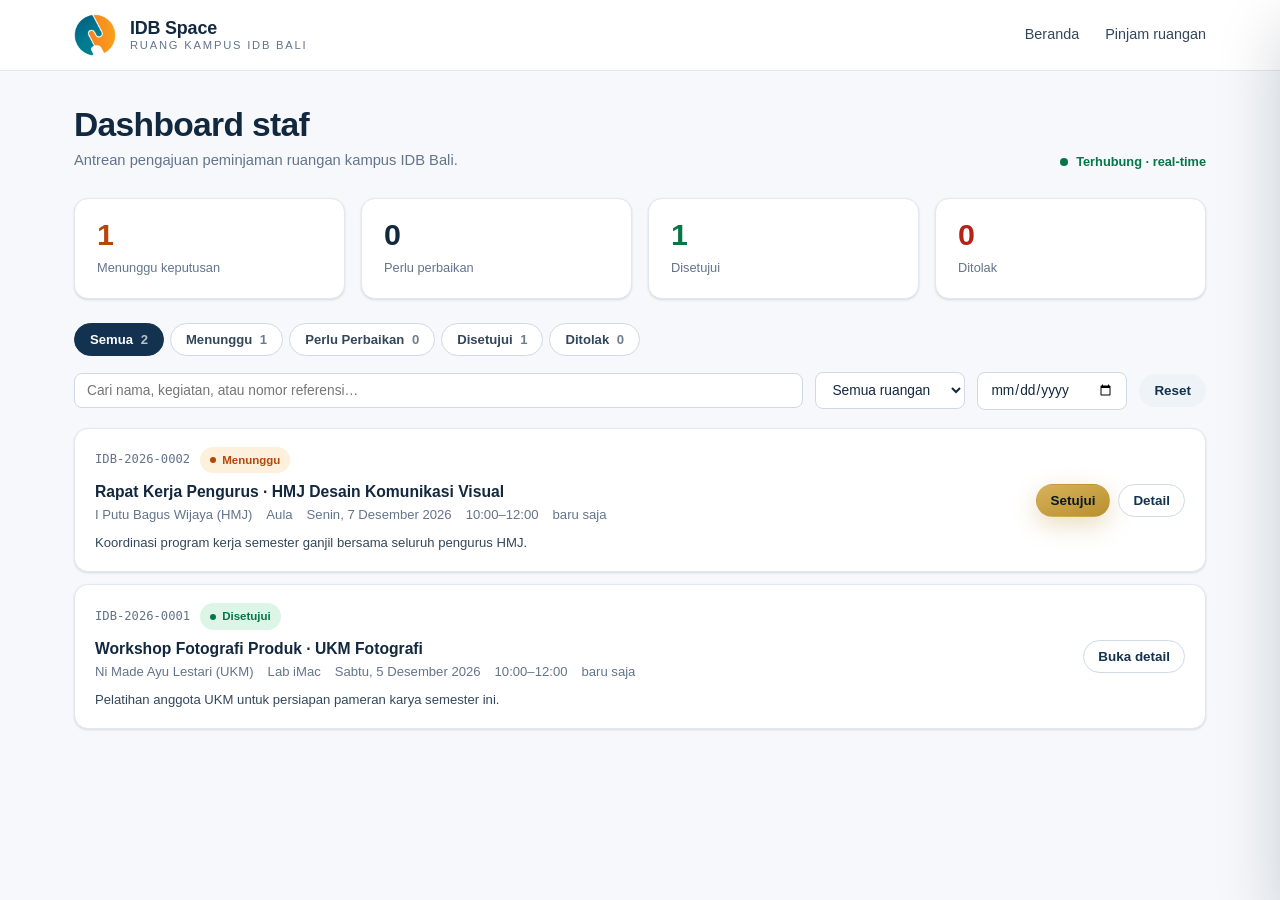
<file: staf.html>
<!DOCTYPE html>
<html lang="id">
<head>
  <meta charset="UTF-8">
  <meta name="viewport" content="width=device-width, initial-scale=1.0">
  <title>Dashboard Staf — IDB Space</title>
  <meta name="description" content="Dashboard staf IDB Space: antrean pengajuan real-time, verifikasi aturan, dan konfirmasi cepat.">
  <link rel="stylesheet" href="assets/css/main.css">
</head>
<body class="app-shell">
  <header class="site-header site-header--solid">
    <div class="wrap">
      <a class="brand" href="index.html" aria-label="IDB Space, beranda">
        <img class="brand__logo brand__logo--dark" src="assets/img/logo-idb.png" alt="IDB Bali">
        <span class="brand__name">
          <strong>IDB Space</strong>
          <span>Ruang Kampus IDB Bali</span>
        </span>
      </a>
      <nav class="site-nav" aria-label="Navigasi">
        <a href="index.html">Beranda</a>
        <a href="pinjam.html">Pinjam ruangan</a>
      </nav>
    </div>
  </header>

  <main class="dash">
    <div class="wrap">
      <div class="dash-head">
        <div>
          <h1>Dashboard staf</h1>
          <p>Antrean pengajuan peminjaman ruangan kampus IDB Bali.</p>
        </div>
        <span class="live-dot" id="live-status">Terhubung · real-time</span>
      </div>

      <div class="stats">
        <div class="stat stat--amber">
          <div class="stat__value" id="stat-menunggu">0</div>
          <div class="stat__label">Menunggu keputusan</div>
        </div>
        <div class="stat">
          <div class="stat__value" id="stat-perbaikan">0</div>
          <div class="stat__label">Perlu perbaikan</div>
        </div>
        <div class="stat stat--green">
          <div class="stat__value" id="stat-disetujui">0</div>
          <div class="stat__label">Disetujui</div>
        </div>
        <div class="stat stat--red">
          <div class="stat__value" id="stat-ditolak">0</div>
          <div class="stat__label">Ditolak</div>
        </div>
      </div>

      <div class="tabs" id="tabs" role="tablist" aria-label="Filter status">
        <button class="tab is-active" data-tab="semua" role="tab">Semua <span class="count" data-count="semua">0</span></button>
        <button class="tab" data-tab="menunggu" role="tab">Menunggu <span class="count" data-count="menunggu">0</span></button>
        <button class="tab" data-tab="perlu-perbaikan" role="tab">Perlu Perbaikan <span class="count" data-count="perlu-perbaikan">0</span></button>
        <button class="tab" data-tab="disetujui" role="tab">Disetujui <span class="count" data-count="disetujui">0</span></button>
        <button class="tab" data-tab="ditolak" role="tab">Ditolak <span class="count" data-count="ditolak">0</span></button>
      </div>

      <div class="toolbar">
        <input class="input grow" type="search" id="search" placeholder="Cari nama, kegiatan, atau nomor referensi…" aria-label="Cari pengajuan">
        <select class="select" id="filter-room" aria-label="Filter ruangan">
          <option value="">Semua ruangan</option>
        </select>
        <input class="input" type="date" id="filter-date" aria-label="Filter tanggal">
        <button class="btn btn--subtle btn--sm" type="button" id="reset-filter">Reset</button>
      </div>

      <div class="queue" id="queue"></div>
    </div>
  </main>

  <div class="drawer-backdrop" id="drawer-backdrop"></div>
  <aside class="drawer" id="drawer" role="dialog" aria-modal="true" aria-labelledby="drawer-title" aria-hidden="true">
    <div class="drawer__head">
      <div>
        <h2 id="drawer-title">Detail pengajuan</h2>
        <p id="drawer-ref" style="margin:0;font-size:.8rem;color:var(--muted);"></p>
      </div>
      <button class="drawer__close" id="drawer-close" type="button" aria-label="Tutup">&times;</button>
    </div>
    <div class="drawer__body" id="drawer-body"></div>
    <div class="drawer__foot" id="drawer-foot"></div>
  </aside>

  <script src="assets/js/data.js"></script>
  <script src="assets/js/common.js"></script>
  <script src="assets/js/staf.js"></script>
</body>
</html>
</file>
<file: assets/css/main.css>
/* IDB Space — shared styles */

:root {
  --navy-950: #071728;
  --navy-900: #0b2038;
  --navy-800: #12324f;
  --navy-700: #1b4468;
  --navy-600: #26577f;
  --ink: #12283f;
  --body: #33475b;
  --muted: #64748b;
  --line: #e2e8ef;
  --line-strong: #cfd9e4;
  --bg: #f6f8fb;
  --surface: #ffffff;
  --surface-alt: #eef3f8;
  --gold: #b9902f;
  --gold-bright: #d7b25a;
  --gold-soft: #f6ecd2;
  --teal: #0f766e;
  --teal-soft: #d9f1ec;
  --green: #067647;
  --green-soft: #dcf5e7;
  --amber: #b54708;
  --amber-soft: #fdf0dc;
  --danger: #b42318;
  --danger-soft: #fde8e6;
  --radius-sm: 8px;
  --radius: 14px;
  --radius-lg: 22px;
  --shadow-sm: 0 1px 2px rgba(9, 30, 54, 0.06), 0 1px 3px rgba(9, 30, 54, 0.08);
  --shadow: 0 10px 30px rgba(9, 30, 54, 0.09);
  --shadow-lg: 0 28px 60px rgba(7, 23, 40, 0.18);
  --max: 1180px;
  --font: -apple-system, BlinkMacSystemFont, "Segoe UI", Roboto, "Helvetica Neue", Arial, sans-serif;
}

* { box-sizing: border-box; }

html { scroll-behavior: smooth; }

body {
  margin: 0;
  font-family: var(--font);
  color: var(--body);
  background: var(--bg);
  line-height: 1.6;
  -webkit-font-smoothing: antialiased;
}

h1, h2, h3, h4 {
  color: var(--ink);
  line-height: 1.18;
  margin: 0 0 0.5em;
  letter-spacing: -0.02em;
}

h1 { font-size: clamp(2.1rem, 4.6vw, 3.6rem); }
h2 { font-size: clamp(1.55rem, 3vw, 2.3rem); }
h3 { font-size: 1.16rem; }
p { margin: 0 0 1em; }
a { color: var(--navy-700); text-decoration: none; }
a:hover { text-decoration: underline; }
img { max-width: 100%; display: block; }

.wrap {
  width: 100%;
  max-width: var(--max);
  margin: 0 auto;
  padding: 0 24px;
}

.eyebrow {
  display: inline-block;
  font-size: 0.72rem;
  font-weight: 700;
  letter-spacing: 0.18em;
  text-transform: uppercase;
  color: var(--gold);
  margin-bottom: 14px;
}

.lead { font-size: 1.08rem; color: var(--muted); }

/* ---------- Buttons ---------- */
.btn {
  display: inline-flex;
  align-items: center;
  justify-content: center;
  gap: 8px;
  border: 1px solid transparent;
  border-radius: 999px;
  padding: 12px 22px;
  font-family: inherit;
  font-size: 0.95rem;
  font-weight: 600;
  cursor: pointer;
  transition: transform 0.15s ease, box-shadow 0.2s ease, background 0.2s ease, color 0.2s ease;
  white-space: nowrap;
}
.btn:active { transform: translateY(1px); }
.btn:focus-visible { outline: 3px solid var(--gold-bright); outline-offset: 2px; }

.btn--primary {
  background: var(--navy-800);
  color: #fff;
  box-shadow: var(--shadow-sm);
}
.btn--primary:hover { background: var(--navy-700); text-decoration: none; }

.btn--gold {
  background: linear-gradient(160deg, var(--gold-bright), var(--gold));
  color: var(--navy-950);
  box-shadow: 0 8px 24px rgba(185, 144, 47, 0.3);
}
.btn--gold:hover { filter: brightness(1.04); text-decoration: none; }

.btn--ghost {
  background: rgba(255, 255, 255, 0.08);
  color: #fff;
  border-color: rgba(255, 255, 255, 0.35);
  backdrop-filter: blur(6px);
}
.btn--ghost:hover { background: rgba(255, 255, 255, 0.16); text-decoration: none; }

.btn--outline {
  background: #fff;
  color: var(--navy-800);
  border-color: var(--line-strong);
}
.btn--outline:hover { border-color: var(--navy-700); text-decoration: none; }

.btn--subtle {
  background: var(--surface-alt);
  color: var(--navy-800);
}
.btn--subtle:hover { background: #e3ebf4; text-decoration: none; }

.btn--sm { padding: 8px 14px; font-size: 0.84rem; }
.btn--block { width: 100%; }
.btn:disabled { opacity: 0.5; cursor: not-allowed; box-shadow: none; }

/* ---------- Site header ---------- */
.site-header {
  position: absolute;
  top: 0; left: 0; right: 0;
  z-index: 40;
  padding: 20px 0;
}
.site-header .wrap {
  display: flex;
  align-items: center;
  justify-content: space-between;
  gap: 24px;
}
.brand {
  display: inline-flex;
  align-items: center;
  gap: 14px;
  text-decoration: none;
}
.brand:hover { text-decoration: none; }
.brand__logo { height: 42px; width: auto; }
.brand__logo--dark { display: none; }
.brand__name {
  display: flex;
  flex-direction: column;
  color: #fff;
  line-height: 1.1;
}
.brand__name strong { font-size: 1.12rem; letter-spacing: -0.01em; }
.brand__name span { font-size: 0.7rem; letter-spacing: 0.16em; text-transform: uppercase; color: rgba(255,255,255,0.62); }

.site-nav { display: flex; align-items: center; gap: 26px; }
.site-nav a {
  color: rgba(255, 255, 255, 0.82);
  font-size: 0.9rem;
  font-weight: 500;
  text-decoration: none;
}
.site-nav a:hover { color: #fff; }

/* Header on light pages */
.site-header--solid {
  position: sticky;
  background: rgba(255, 255, 255, 0.92);
  backdrop-filter: blur(10px);
  border-bottom: 1px solid var(--line);
  padding: 14px 0;
}
.site-header--solid .brand__name { color: var(--ink); }
.site-header--solid .brand__name span { color: var(--muted); }
.site-header--solid .site-nav a { color: var(--body); }
.site-header--solid .site-nav a:hover { color: var(--navy-800); }
.site-header--solid .brand__logo--light { display: none; }
.site-header--solid .brand__logo--dark { display: block; }

/* ---------- Hero with slideshow ---------- */
.hero {
  position: relative;
  min-height: 92vh;
  display: flex;
  align-items: center;
  overflow: hidden;
  background: var(--navy-950);
  color: #fff;
  padding: 120px 0 80px;
}
.hero__slides { position: absolute; inset: 0; z-index: 0; }
.hero__slide {
  position: absolute;
  inset: 0;
  width: 100%;
  height: 100%;
  object-fit: cover;
  opacity: 0;
  transition: opacity 1.2s ease;
  will-change: opacity;
}
.hero__slide.is-active { opacity: 1; }
.hero.has-no-photo .hero__slide { display: none; }
.hero__overlay {
  position: absolute;
  inset: 0;
  z-index: 1;
  background:
    linear-gradient(100deg, rgba(7, 23, 40, 0.86) 0%, rgba(7, 23, 40, 0.6) 44%, rgba(7, 23, 40, 0.2) 100%),
    linear-gradient(0deg, rgba(7, 23, 40, 0.78) 0%, rgba(7, 23, 40, 0) 45%);
}
.hero .wrap { position: relative; z-index: 2; }
.hero__inner { max-width: 720px; }
.hero h1 { color: #fff; margin-bottom: 20px; }
.hero h1 .accent { color: var(--gold-bright); }
.hero__sub { font-size: 1.12rem; color: rgba(255, 255, 255, 0.82); max-width: 560px; margin-bottom: 30px; }
.hero__actions { display: flex; flex-wrap: wrap; gap: 14px; margin-bottom: 42px; }
.hero__chips { display: flex; flex-wrap: wrap; gap: 12px; }
.hero__chip {
  display: inline-flex;
  align-items: center;
  gap: 9px;
  padding: 8px 15px;
  border-radius: 999px;
  background: rgba(255, 255, 255, 0.1);
  border: 1px solid rgba(255, 255, 255, 0.16);
  font-size: 0.82rem;
  color: rgba(255, 255, 255, 0.9);
  backdrop-filter: blur(6px);
}
.hero__chip b { color: #fff; font-weight: 700; }

/* ---------- Sections ---------- */
.section { padding: 84px 0; }
.section--tight { padding: 56px 0; }
.section--alt { background: var(--surface); border-block: 1px solid var(--line); }
.section__head { max-width: 680px; margin-bottom: 44px; }
.section__head.center { margin-inline: auto; text-align: center; }

/* How it works steps */
.steps { display: grid; grid-template-columns: repeat(4, 1fr); gap: 20px; counter-reset: step; }
.step {
  background: var(--surface);
  border: 1px solid var(--line);
  border-radius: var(--radius);
  padding: 26px 22px;
  position: relative;
  box-shadow: var(--shadow-sm);
}
.step::before {
  counter-increment: step;
  content: "0" counter(step);
  display: inline-block;
  font-size: 0.8rem;
  font-weight: 800;
  letter-spacing: 0.08em;
  color: var(--gold);
  margin-bottom: 14px;
}
.step h3 { font-size: 1.05rem; margin-bottom: 8px; }
.step p { font-size: 0.9rem; color: var(--muted); margin: 0; }

/* Two doors */
.doors { display: grid; grid-template-columns: 1fr 1fr; gap: 24px; }
.door {
  position: relative;
  border-radius: var(--radius-lg);
  padding: 36px;
  overflow: hidden;
  border: 1px solid var(--line);
  background: var(--surface);
  box-shadow: var(--shadow-sm);
  display: flex;
  flex-direction: column;
  min-height: 300px;
}
.door--student {
  background: linear-gradient(150deg, #fff 0%, #f4f8fc 100%);
}
.door--staff {
  background: linear-gradient(150deg, var(--navy-900) 0%, var(--navy-800) 100%);
  border-color: transparent;
  color: rgba(255, 255, 255, 0.82);
}
.door--staff h2, .door--staff h3 { color: #fff; }
.door__tag {
  font-size: 0.72rem;
  font-weight: 700;
  letter-spacing: 0.14em;
  text-transform: uppercase;
  margin-bottom: 16px;
  color: var(--gold);
}
.door--staff .door__tag { color: var(--gold-bright); }
.door h2 { font-size: 1.7rem; margin-bottom: 10px; }
.door p { font-size: 0.96rem; margin-bottom: 24px; max-width: 380px; }
.door--staff p { color: rgba(255, 255, 255, 0.72); }
.door__footer { margin-top: auto; display: flex; flex-wrap: wrap; gap: 12px; align-items: center; }
.door__meta { font-size: 0.8rem; color: var(--muted); }
.door--staff .door__meta { color: rgba(255, 255, 255, 0.55); }

/* Room rules */
.rules { display: grid; grid-template-columns: 1.1fr 0.9fr; gap: 28px; align-items: start; }
.panel {
  background: var(--surface);
  border: 1px solid var(--line);
  border-radius: var(--radius);
  padding: 28px;
  box-shadow: var(--shadow-sm);
}
.panel h3 { margin-bottom: 16px; }
.rule-list { list-style: none; margin: 0; padding: 0; display: grid; gap: 14px; }
.rule-list li { display: flex; gap: 12px; font-size: 0.94rem; color: var(--body); }
.rule-list .dot {
  flex: none;
  width: 10px; height: 10px; margin-top: 7px;
  border-radius: 999px;
  background: var(--gold);
}
.room-table { width: 100%; border-collapse: collapse; font-size: 0.9rem; }
.room-table th, .room-table td { text-align: left; padding: 12px 10px; border-bottom: 1px solid var(--line); }
.room-table th { font-size: 0.72rem; text-transform: uppercase; letter-spacing: 0.08em; color: var(--muted); }
.room-table td:first-child { font-weight: 600; color: var(--ink); }
.tag {
  display: inline-block;
  padding: 3px 9px;
  border-radius: 999px;
  font-size: 0.72rem;
  font-weight: 600;
  background: var(--surface-alt);
  color: var(--navy-700);
}
.tag--weekend { background: var(--gold-soft); color: #7a5a12; }
.tag--weekday { background: var(--teal-soft); color: var(--teal); }

/* Facilities */
.facilities { display: grid; grid-template-columns: repeat(5, 1fr); gap: 14px; }
.facility {
  display: flex;
  flex-direction: column;
  gap: 8px;
  padding: 18px;
  background: var(--surface);
  border: 1px solid var(--line);
  border-radius: var(--radius-sm);
  font-size: 0.88rem;
  font-weight: 600;
  color: var(--ink);
}
.facility small { font-weight: 500; color: var(--muted); font-size: 0.76rem; }
.facility__ico {
  width: 34px; height: 34px;
  border-radius: 10px;
  display: grid; place-items: center;
  background: var(--gold-soft);
  color: #7a5a12;
  font-size: 0.9rem;
  font-weight: 800;
}

/* CTA band */
.cta-band {
  background: linear-gradient(135deg, var(--navy-900), var(--navy-700));
  border-radius: var(--radius-lg);
  padding: 52px;
  color: #fff;
  display: flex;
  align-items: center;
  justify-content: space-between;
  gap: 32px;
  flex-wrap: wrap;
}
.cta-band h2 { color: #fff; margin-bottom: 8px; }
.cta-band p { color: rgba(255,255,255,0.72); margin: 0; }

/* Footer */
.site-footer { background: var(--navy-950); color: rgba(255,255,255,0.6); padding: 44px 0 30px; font-size: 0.86rem; }
.site-footer .wrap { display: flex; justify-content: space-between; gap: 20px; flex-wrap: wrap; align-items: center; }
.site-footer a { color: rgba(255,255,255,0.8); }

/* ---------- App pages ---------- */
.app-shell { min-height: 100vh; background: var(--bg); }
.app-hero {
  background: linear-gradient(135deg, var(--navy-900), var(--navy-700));
  color: #fff;
  padding: 40px 0 56px;
}
.app-hero h1 { color: #fff; font-size: clamp(1.7rem, 3.2vw, 2.4rem); margin-bottom: 8px; }
.app-hero p { color: rgba(255, 255, 255, 0.75); margin: 0; max-width: 640px; }
.app-main { padding: 40px 0 80px; margin-top: -28px; }
.grid-2 { display: grid; grid-template-columns: 1.35fr 0.65fr; gap: 26px; align-items: start; }

.card {
  background: var(--surface);
  border: 1px solid var(--line);
  border-radius: var(--radius);
  box-shadow: var(--shadow-sm);
  padding: 28px;
}
.card + .card { margin-top: 22px; }
.card__head { display: flex; align-items: center; justify-content: space-between; gap: 16px; margin-bottom: 22px; }
.card__head h2 { font-size: 1.2rem; margin: 0; }
.card__head p { margin: 2px 0 0; font-size: 0.85rem; color: var(--muted); }

.stepper { display: flex; gap: 8px; margin-bottom: 28px; flex-wrap: wrap; }
.stepper__item {
  display: inline-flex; align-items: center; gap: 8px;
  padding: 7px 13px;
  border-radius: 999px;
  background: var(--surface-alt);
  color: var(--muted);
  font-size: 0.78rem;
  font-weight: 600;
}
.stepper__item b {
  width: 18px; height: 18px; border-radius: 999px;
  background: #fff; color: var(--muted);
  display: grid; place-items: center; font-size: 0.68rem;
}
.stepper__item.is-active { background: var(--navy-800); color: #fff; }
.stepper__item.is-active b { background: var(--gold-bright); color: var(--navy-950); }
.stepper__item.is-done { background: var(--green-soft); color: var(--green); }
.stepper__item.is-done b { background: var(--green); color: #fff; }

/* Forms */
.field { margin-bottom: 18px; }
.field label, .field-label { display: block; font-size: 0.86rem; font-weight: 600; color: var(--ink); margin-bottom: 6px; }
.field .hint { font-size: 0.78rem; color: var(--muted); margin-top: 5px; }
.field .req { color: var(--danger); margin-left: 2px; }
.input, .select, .textarea {
  width: 100%;
  padding: 11px 13px;
  border: 1px solid var(--line-strong);
  border-radius: var(--radius-sm);
  font-family: inherit;
  font-size: 0.94rem;
  color: var(--ink);
  background: #fff;
  transition: border-color 0.15s ease, box-shadow 0.15s ease;
}
.input:focus, .select:focus, .textarea:focus {
  outline: none;
  border-color: var(--navy-600);
  box-shadow: 0 0 0 3px rgba(38, 87, 127, 0.16);
}
.textarea { min-height: 92px; resize: vertical; }
.field-row { display: grid; grid-template-columns: 1fr 1fr; gap: 16px; }
.field-row--3 { grid-template-columns: repeat(3, 1fr); }
.checkline { display: flex; gap: 10px; align-items: flex-start; font-size: 0.86rem; color: var(--body); }
.checkline input { margin-top: 3px; width: 16px; height: 16px; accent-color: var(--navy-700); }

.facility-picker { display: grid; grid-template-columns: repeat(2, 1fr); gap: 10px; }
.facility-option {
  display: flex; align-items: center; gap: 10px;
  padding: 11px 13px;
  border: 1px solid var(--line-strong);
  border-radius: var(--radius-sm);
  font-size: 0.86rem;
  cursor: pointer;
  background: #fff;
  transition: border-color 0.15s ease, background 0.15s ease;
}
.facility-option:hover { border-color: var(--navy-600); }
.facility-option input { width: 16px; height: 16px; accent-color: var(--navy-700); }
.facility-option:has(input:checked) { border-color: var(--navy-700); background: #eff4fa; }

.form-actions { display: flex; align-items: center; gap: 14px; flex-wrap: wrap; margin-top: 24px; }
.form-error {
  display: none;
  background: var(--danger-soft);
  color: var(--danger);
  border: 1px solid #f6c6c1;
  border-radius: var(--radius-sm);
  padding: 11px 14px;
  font-size: 0.86rem;
  margin-bottom: 16px;
}
.form-error.is-visible { display: block; }

/* Room availability cards */
.rooms { display: grid; grid-template-columns: 1fr 1fr; gap: 16px; }
.room-card {
  border: 1.5px solid var(--line);
  border-radius: var(--radius);
  padding: 20px;
  background: #fff;
  transition: border-color 0.15s ease, box-shadow 0.15s ease, transform 0.15s ease;
  display: flex;
  flex-direction: column;
  gap: 10px;
}
.room-card.is-available:hover { border-color: var(--navy-600); box-shadow: var(--shadow); }
.room-card.is-selected { border-color: var(--navy-700); box-shadow: 0 0 0 3px rgba(38, 87, 127, 0.16); }
.room-card.is-blocked { background: #fafbfd; }
.room-card__top { display: flex; align-items: flex-start; justify-content: space-between; gap: 12px; }
.room-card__name { font-size: 1.05rem; font-weight: 700; color: var(--ink); margin: 0; }
.room-card__kind { font-size: 0.76rem; color: var(--muted); }
.room-card__blurb { font-size: 0.85rem; color: var(--muted); margin: 0; }
.room-card__facilities { display: flex; flex-wrap: wrap; gap: 6px; }
.room-card__facilities span {
  font-size: 0.7rem;
  padding: 3px 8px;
  border-radius: 999px;
  background: var(--surface-alt);
  color: var(--muted);
}
.room-card__foot { margin-top: auto; display: flex; align-items: center; justify-content: space-between; gap: 12px; padding-top: 8px; }
.room-card__reason { font-size: 0.78rem; color: var(--muted); }
.room-card.is-blocked .room-card__reason { color: var(--amber); }

.status {
  display: inline-flex; align-items: center; gap: 6px;
  padding: 4px 10px;
  border-radius: 999px;
  font-size: 0.72rem;
  font-weight: 700;
}
.status::before { content: ""; width: 6px; height: 6px; border-radius: 999px; background: currentColor; }
.status--available { background: var(--green-soft); color: var(--green); }
.status--booked { background: var(--danger-soft); color: var(--danger); }
.status--rule { background: var(--amber-soft); color: var(--amber); }
.status--invalid { background: var(--amber-soft); color: var(--amber); }
.status--menunggu { background: var(--amber-soft); color: var(--amber); }
.status--perlu-perbaikan { background: #fdeccb; color: #8a4b00; }
.status--disetujui { background: var(--green-soft); color: var(--green); }
.status--ditolak { background: var(--danger-soft); color: var(--danger); }
.status--dibatalkan { background: var(--surface-alt); color: var(--muted); }
.status--selesai { background: var(--surface-alt); color: var(--muted); }

.empty-note {
  border: 1px dashed var(--line-strong);
  border-radius: var(--radius);
  padding: 34px;
  text-align: center;
  color: var(--muted);
  font-size: 0.9rem;
  background: #fbfcfe;
}

/* Summary / success */
.success {
  text-align: center;
  padding: 18px 8px;
}
.success__badge {
  width: 62px; height: 62px;
  margin: 0 auto 18px;
  border-radius: 999px;
  background: var(--green-soft);
  color: var(--green);
  display: grid; place-items: center;
  font-size: 1.7rem;
  font-weight: 800;
}
.success h2 { margin-bottom: 8px; }
.success .ref {
  display: inline-block;
  font-family: ui-monospace, SFMono-Regular, Menlo, monospace;
  font-size: 1.05rem;
  font-weight: 700;
  letter-spacing: 0.04em;
  background: var(--surface-alt);
  padding: 8px 16px;
  border-radius: 8px;
  color: var(--navy-800);
  margin: 5px 0 18px;
}
.recap { text-align: left; max-width: 560px; margin: 24px auto 0; border: 1px solid var(--line); border-radius: var(--radius); overflow: hidden; }
.recap__row { display: flex; justify-content: space-between; gap: 18px; padding: 12px 18px; font-size: 0.88rem; border-bottom: 1px solid var(--line); }
.recap__row:last-child { border-bottom: 0; }
.recap__row span:first-child { color: var(--muted); }
.recap__row span:last-child { font-weight: 600; color: var(--ink); text-align: right; }

/* Side summary panel */
.side-card { position: sticky; top: 24px; }
.summary-list { list-style: none; margin: 0; padding: 0; }
.summary-list li { display: flex; justify-content: space-between; gap: 16px; padding: 12px 0; border-bottom: 1px solid var(--line); font-size: 0.88rem; }
.summary-list li:last-child { border-bottom: 0; }
.summary-list span:first-child { color: var(--muted); }
.summary-list span:last-child { font-weight: 600; color: var(--ink); text-align: right; }
.note-box { background: var(--gold-soft); border-radius: var(--radius-sm); padding: 14px 16px; font-size: 0.82rem; color: #6b4f10; }

/* ---------- Staff dashboard ---------- */
.dash { padding: 34px 0 80px; }
.dash-head { display: flex; align-items: flex-end; justify-content: space-between; gap: 20px; flex-wrap: wrap; margin-bottom: 26px; }
.dash-head h1 { font-size: clamp(1.6rem, 3vw, 2.1rem); margin-bottom: 4px; }
.dash-head p { margin: 0; color: var(--muted); font-size: 0.92rem; }
.live-dot { display: inline-flex; align-items: center; gap: 8px; font-size: 0.8rem; color: var(--green); font-weight: 600; }
.live-dot::before { content: ""; width: 8px; height: 8px; border-radius: 999px; background: var(--green); box-shadow: 0 0 0 0 rgba(6,118,71,0.4); animation: pulse 2s infinite; }
@keyframes pulse {
  0% { box-shadow: 0 0 0 0 rgba(6,118,71,0.35); }
  70% { box-shadow: 0 0 0 8px rgba(6,118,71,0); }
  100% { box-shadow: 0 0 0 0 rgba(6,118,71,0); }
}

.stats { display: grid; grid-template-columns: repeat(4, 1fr); gap: 16px; margin-bottom: 24px; }
.stat { background: var(--surface); border: 1px solid var(--line); border-radius: var(--radius); padding: 20px 22px; box-shadow: var(--shadow-sm); }
.stat__value { font-size: 1.9rem; font-weight: 800; color: var(--ink); line-height: 1; }
.stat__label { font-size: 0.8rem; color: var(--muted); margin-top: 8px; }
.stat--amber .stat__value { color: var(--amber); }
.stat--green .stat__value { color: var(--green); }
.stat--red .stat__value { color: var(--danger); }

.toolbar { display: flex; flex-wrap: wrap; gap: 12px; align-items: center; margin-bottom: 18px; }
.toolbar .input, .toolbar .select { width: auto; min-width: 150px; padding: 9px 12px; font-size: 0.86rem; }
.toolbar .grow { flex: 1 1 220px; }
.tabs { display: flex; gap: 6px; flex-wrap: wrap; margin-bottom: 16px; }
.tab {
  padding: 8px 15px;
  border-radius: 999px;
  border: 1px solid var(--line-strong);
  background: #fff;
  color: var(--body);
  font-family: inherit;
  font-size: 0.82rem;
  font-weight: 600;
  cursor: pointer;
}
.tab.is-active { background: var(--navy-800); border-color: var(--navy-800); color: #fff; }
.tab .count { opacity: 0.7; margin-left: 4px; }

.queue { display: grid; gap: 12px; }
.queue-item {
  display: grid;
  grid-template-columns: 1fr auto;
  gap: 16px;
  align-items: center;
  background: var(--surface);
  border: 1px solid var(--line);
  border-radius: var(--radius);
  padding: 18px 20px;
  box-shadow: var(--shadow-sm);
  transition: border-color 0.15s ease, box-shadow 0.15s ease;
}
.queue-item:hover { border-color: var(--line-strong); box-shadow: var(--shadow); }
.queue-item__main { min-width: 0; cursor: pointer; }
.queue-item__top { display: flex; align-items: center; gap: 10px; flex-wrap: wrap; margin-bottom: 6px; }
.queue-item__ref { font-family: ui-monospace, SFMono-Regular, Menlo, monospace; font-size: 0.76rem; color: var(--muted); }
.queue-item__title { font-weight: 700; color: var(--ink); font-size: 0.98rem; }
.queue-item__meta { font-size: 0.82rem; color: var(--muted); display: flex; flex-wrap: wrap; gap: 6px 14px; }
.queue-item__reason { font-size: 0.82rem; color: var(--body); margin-top: 7px; overflow: hidden; text-overflow: ellipsis; display: -webkit-box; -webkit-line-clamp: 1; -webkit-box-orient: vertical; }
.queue-item__actions { display: flex; gap: 8px; flex-wrap: wrap; justify-content: flex-end; }

.urgent { color: var(--danger); font-weight: 700; }

/* Drawer / modal */
.drawer-backdrop {
  position: fixed; inset: 0;
  background: rgba(7, 23, 40, 0.5);
  backdrop-filter: blur(2px);
  z-index: 90;
  opacity: 0; visibility: hidden;
  transition: opacity 0.2s ease, visibility 0.2s ease;
}
.drawer-backdrop.is-open { opacity: 1; visibility: visible; }
.drawer {
  position: fixed;
  top: 0; right: 0; bottom: 0;
  width: min(520px, 100%);
  background: #fff;
  z-index: 100;
  box-shadow: var(--shadow-lg);
  transform: translateX(100%);
  transition: transform 0.28s cubic-bezier(0.3, 0.8, 0.3, 1);
  display: flex;
  flex-direction: column;
}
.drawer.is-open { transform: translateX(0); }
.drawer__head {
  display: flex; align-items: flex-start; justify-content: space-between; gap: 16px;
  padding: 22px 26px;
  border-bottom: 1px solid var(--line);
}
.drawer__head h2 { font-size: 1.15rem; margin: 0; }
.drawer__close {
  border: 0; background: var(--surface-alt); color: var(--body);
  width: 34px; height: 34px; border-radius: 999px;
  font-size: 1.1rem; cursor: pointer; flex: none;
}
.drawer__body { padding: 24px 26px; overflow-y: auto; flex: 1; }
.drawer__foot { padding: 18px 26px; border-top: 1px solid var(--line); display: flex; gap: 10px; flex-wrap: wrap; background: #fbfcfe; }
.drawer__foot .btn { flex: 1; }

.detail-list { list-style: none; margin: 0 0 20px; padding: 0; }
.detail-list li { display: flex; justify-content: space-between; gap: 18px; padding: 10px 0; border-bottom: 1px solid var(--line); font-size: 0.88rem; }
.detail-list li:last-child { border-bottom: 0; }
.detail-list span:first-child { color: var(--muted); flex: none; }
.detail-list span:last-child { font-weight: 600; color: var(--ink); text-align: right; }
.detail-block { margin-bottom: 18px; }
.detail-block h4 { font-size: 0.76rem; text-transform: uppercase; letter-spacing: 0.1em; color: var(--muted); margin: 0 0 8px; }
.detail-block p { font-size: 0.9rem; color: var(--body); margin: 0; }
.chip-list { display: flex; flex-wrap: wrap; gap: 6px; }
.chip-list span { font-size: 0.76rem; padding: 4px 10px; border-radius: 999px; background: var(--surface-alt); color: var(--navy-700); }
.rule-check { background: var(--green-soft); color: var(--green); border-radius: var(--radius-sm); padding: 12px 14px; font-size: 0.84rem; font-weight: 600; }
.rule-check.is-bad { background: var(--danger-soft); color: var(--danger); }
.timeline { list-style: none; margin: 0; padding: 0; }
.timeline li { position: relative; padding: 0 0 14px 20px; border-left: 2px solid var(--line); font-size: 0.82rem; color: var(--muted); }
.timeline li:last-child { border-left-color: transparent; padding-bottom: 0; }
.timeline li::before { content: ""; position: absolute; left: -5px; top: 4px; width: 8px; height: 8px; border-radius: 999px; background: var(--gold); }

/* Toast */
.toast-wrap { position: fixed; bottom: 24px; right: 24px; z-index: 120; display: grid; gap: 10px; }
.toast {
  background: var(--navy-900); color: #fff;
  padding: 13px 18px; border-radius: 12px;
  font-size: 0.86rem; box-shadow: var(--shadow-lg);
  animation: toast-in 0.25s ease;
  max-width: 340px;
}
.toast--success { background: #075e3a; }
.toast--error { background: var(--danger); }
@keyframes toast-in { from { opacity: 0; transform: translateY(8px); } to { opacity: 1; transform: none; } }

/* Responsive */
@media (max-width: 980px) {
  .steps { grid-template-columns: repeat(2, 1fr); }
  .facilities { grid-template-columns: repeat(3, 1fr); }
  .grid-2 { grid-template-columns: 1fr; }
  .side-card { position: static; }
  .rules { grid-template-columns: 1fr; }
  .stats { grid-template-columns: repeat(2, 1fr); }
  .site-nav { display: none; }
}
@media (max-width: 720px) {
  .section { padding: 60px 0; }
  .hero { min-height: 100vh; padding: 108px 0 60px; }
  .doors { grid-template-columns: 1fr; }
  .steps { grid-template-columns: 1fr; }
  .facilities { grid-template-columns: repeat(2, 1fr); }
  .rooms { grid-template-columns: 1fr; }
  .field-row, .field-row--3 { grid-template-columns: 1fr; }
  .facility-picker { grid-template-columns: 1fr; }
  .cta-band { padding: 34px 26px; }
  .queue-item { grid-template-columns: 1fr; }
  .queue-item__actions { justify-content: flex-start; }
  .dash-head { align-items: flex-start; }
}
@media (max-width: 520px) {
  .stats { grid-template-columns: 1fr; }
  .brand__name span { display: none; }
  .app-main { margin-top: 0; }
}

@media (prefers-reduced-motion: reduce) {
  html { scroll-behavior: auto; }
  .hero__slide { transition: none; }
  .drawer { transition: none; }
  .live-dot::before { animation: none; }
}

/* Mobile navigation */
.nav-toggle {
  display: none;
  align-items: center;
  justify-content: center;
  flex-direction: column;
  gap: 4px;
  width: 42px;
  height: 42px;
  padding: 0;
  border: 1px solid rgba(255, 255, 255, 0.3);
  border-radius: 999px;
  background: rgba(255, 255, 255, 0.06);
  color: #fff;
  cursor: pointer;
}
.nav-toggle span {
  display: block;
  width: 16px;
  height: 1.5px;
  background: currentColor;
  transition: transform 0.25s ease, opacity 0.25s ease;
}
.nav-open .nav-toggle span:nth-child(1) { transform: translateY(5.5px) rotate(45deg); }
.nav-open .nav-toggle span:nth-child(2) { opacity: 0; }
.nav-open .nav-toggle span:nth-child(3) { transform: translateY(-5.5px) rotate(-45deg); }
.site-header--solid .nav-toggle {
  border-color: var(--line);
  background: #fff;
  color: var(--navy-800);
}
.door__facilities {
  margin: 14px 0 0;
  font-size: 0.82rem;
  line-height: 1.65;
  color: var(--muted);
}
.door__facilities strong { color: var(--body); }

@media (max-width: 980px) {
  .nav-toggle { display: inline-flex; }
  .site-nav {
    display: none;
    position: absolute;
    top: calc(100% - 4px);
    left: 20px;
    right: 20px;
    flex-direction: column;
    align-items: stretch;
    gap: 2px;
    padding: 10px;
    border-radius: 14px;
    background: var(--navy-900);
    box-shadow: var(--shadow-lg);
    z-index: 60;
  }
  .site-nav.is-open { display: flex; }
  .site-nav.is-open a {
    width: 100%;
    padding: 10px 12px;
    border-radius: 8px;
    color: rgba(255, 255, 255, 0.86);
  }
  .site-nav.is-open a:hover { background: rgba(255, 255, 255, 0.09); color: #fff; }
  .site-header--solid .site-nav.is-open {
    background: #fff;
    border: 1px solid var(--line);
  }
  .site-header--solid .site-nav.is-open a { color: var(--body); }
  .site-header--solid .site-nav.is-open a:hover { background: var(--surface-alt); color: var(--navy-800); }
}

@media (max-width: 720px) {
  .brand { gap: 10px; }
  .brand__logo { height: 34px; }
  .brand__name strong { font-size: 1rem; }
  .site-header .wrap { gap: 14px; }
}
</file>
<file: kedai-kopi/assets/css/style.css>
/* =========================================================
   Kopi Senja — Kedai Kopi & Roastery
   ========================================================= */

:root {
  --cream: #F7F1E7;
  --cream-2: #EFE4D3;
  --cream-3: #E5D6BF;
  --ink: #241812;
  --ink-soft: #5B4A3E;
  --coffee: #5A3D2B;
  --gold: #C8923F;
  --terracotta: #A84E28;
  --sage: #5F7054;
  --line: rgba(36, 24, 18, 0.14);
  --line-strong: rgba(36, 24, 18, 0.26);
  --white: #FFFDF9;
  --danger: #A3372A;
  --success: #3F6B45;

  --font-display: "Fraunces", Georgia, "Times New Roman", serif;
  --font-body: "Manrope", system-ui, -apple-system, "Segoe UI", sans-serif;

  --radius-sm: 10px;
  --radius: 18px;
  --radius-lg: 26px;
  --shadow-sm: 0 2px 8px rgba(36, 24, 18, 0.06);
  --shadow: 0 18px 48px -18px rgba(36, 24, 18, 0.28);
  --header-h: 78px;
  --wrap: 1180px;
}

*,
*::before,
*::after {
  box-sizing: border-box;
}

html {
  scroll-behavior: smooth;
  -webkit-text-size-adjust: 100%;
}

body {
  margin: 0;
  background: var(--cream);
  color: var(--ink);
  font-family: var(--font-body);
  font-size: 1rem;
  line-height: 1.65;
  -webkit-font-smoothing: antialiased;
  text-rendering: optimizeLegibility;
}

img {
  max-width: 100%;
  display: block;
}

h1, h2, h3, h4, p, dl, dd, figure {
  margin: 0;
}

a {
  color: inherit;
  text-decoration: none;
}

button,
input,
select,
textarea {
  font: inherit;
  color: inherit;
}

ul {
  margin: 0;
  padding: 0;
  list-style: none;
}

::selection {
  background: var(--gold);
  color: var(--ink);
}

:focus-visible {
  outline: 2px solid var(--terracotta);
  outline-offset: 3px;
  border-radius: 4px;
}

.wrap {
  width: 100%;
  max-width: var(--wrap);
  margin-inline: auto;
  padding-inline: clamp(1.15rem, 4vw, 2.5rem);
}

.skip-link {
  position: absolute;
  left: 1rem;
  top: -100px;
  z-index: 200;
  background: var(--ink);
  color: var(--cream);
  padding: 0.7rem 1.1rem;
  border-radius: var(--radius-sm);
  transition: top 0.2s ease;
}

.skip-link:focus {
  top: 1rem;
}

/* ---------- Typography helpers ---------- */

.eyebrow {
  display: inline-flex;
  align-items: center;
  gap: 0.55rem;
  font-size: 0.75rem;
  font-weight: 700;
  letter-spacing: 0.16em;
  text-transform: uppercase;
  color: var(--ink-soft);
}

.eyebrow__dot {
  width: 7px;
  height: 7px;
  border-radius: 50%;
  background: var(--terracotta);
  flex: none;
}

.section {
  padding-block: clamp(3.75rem, 8vw, 7rem);
  scroll-margin-top: calc(var(--header-h) + 12px);
}

.section__head {
  display: flex;
  flex-wrap: wrap;
  align-items: flex-end;
  justify-content: space-between;
  gap: 1.5rem 3rem;
  margin-bottom: clamp(2rem, 4vw, 3rem);
}

.section__title {
  font-family: var(--font-display);
  font-weight: 500;
  font-size: clamp(2rem, 4.4vw, 3.15rem);
  line-height: 1.08;
  letter-spacing: -0.02em;
  max-width: 20ch;
}

.section__intro {
  max-width: 42ch;
  color: var(--ink-soft);
  font-size: 0.98rem;
}

/* ---------- Buttons ---------- */

.btn {
  display: inline-flex;
  align-items: center;
  justify-content: center;
  gap: 0.5rem;
  min-height: 48px;
  padding: 0.75rem 1.5rem;
  border-radius: 999px;
  border: 1.5px solid transparent;
  font-weight: 600;
  font-size: 0.95rem;
  cursor: pointer;
  transition: transform 0.18s ease, background-color 0.18s ease, color 0.18s ease, border-color 0.18s ease;
  text-align: center;
}

.btn:hover {
  transform: translateY(-1px);
}

.btn:active {
  transform: translateY(0);
}

.btn--dark {
  background: var(--ink);
  color: var(--cream);
  border-color: var(--ink);
}

.btn--dark:hover {
  background: #3a2a20;
  border-color: #3a2a20;
}

.btn--outline {
  background: transparent;
  color: var(--ink);
  border-color: var(--line-strong);
}

.btn--outline:hover {
  background: var(--cream-2);
  border-color: var(--ink);
}

.btn--sm {
  min-height: 42px;
  padding: 0.55rem 1.15rem;
  font-size: 0.88rem;
}

.btn--block {
  width: 100%;
}

/* ---------- Header ---------- */

.site-header {
  position: sticky;
  top: 0;
  z-index: 100;
  background: rgba(247, 241, 231, 0.86);
  backdrop-filter: blur(14px);
  -webkit-backdrop-filter: blur(14px);
  border-bottom: 1px solid transparent;
  transition: border-color 0.2s ease, box-shadow 0.2s ease;
}

.site-header.is-scrolled {
  border-bottom-color: var(--line);
  box-shadow: 0 8px 30px -22px rgba(36, 24, 18, 0.5);
}

.header__inner {
  min-height: var(--header-h);
  display: flex;
  align-items: center;
  justify-content: space-between;
  gap: 1.5rem;
}

.brand {
  display: inline-flex;
  align-items: center;
  gap: 0.7rem;
}

.brand__mark {
  display: grid;
  place-items: center;
  width: 42px;
  height: 42px;
  border-radius: 50%;
  background: var(--ink);
  color: var(--gold);
  flex: none;
}

.brand__text {
  display: flex;
  flex-direction: column;
  line-height: 1.15;
}

.brand__text strong {
  font-family: var(--font-display);
  font-size: 1.2rem;
  font-weight: 600;
  letter-spacing: -0.01em;
}

.brand__text small {
  font-size: 0.66rem;
  letter-spacing: 0.18em;
  text-transform: uppercase;
  color: var(--ink-soft);
  margin-top: 2px;
}

.nav {
  display: flex;
  align-items: center;
  gap: clamp(1rem, 2vw, 1.9rem);
}

.nav > a:not(.btn) {
  position: relative;
  font-size: 0.94rem;
  font-weight: 500;
  padding-block: 0.3rem;
  color: var(--ink-soft);
  transition: color 0.18s ease;
}

.nav > a:not(.btn)::after {
  content: "";
  position: absolute;
  left: 0;
  bottom: 0;
  width: 100%;
  height: 1.5px;
  background: var(--terracotta);
  transform: scaleX(0);
  transform-origin: left;
  transition: transform 0.22s ease;
}

.nav > a:not(.btn):hover {
  color: var(--ink);
}

.nav > a:not(.btn):hover::after {
  transform: scaleX(1);
}

.nav-toggle {
  display: none;
  width: 46px;
  height: 46px;
  border: 1px solid var(--line-strong);
  border-radius: 50%;
  background: transparent;
  cursor: pointer;
  padding: 0;
  place-items: center;
  gap: 4px;
}

.nav-toggle span {
  display: block;
  width: 18px;
  height: 1.8px;
  background: var(--ink);
  border-radius: 2px;
  transition: transform 0.22s ease, opacity 0.22s ease;
}

/* ---------- Hero ---------- */

.hero {
  display: grid;
  grid-template-columns: 1.02fr 0.98fr;
  align-items: center;
  gap: clamp(2rem, 5vw, 4.5rem);
  padding-block: clamp(2.75rem, 6vw, 5.5rem) clamp(3rem, 6vw, 5rem);
}

.hero__title {
  font-family: var(--font-display);
  font-weight: 500;
  font-size: clamp(2.75rem, 6.4vw, 4.7rem);
  line-height: 0.99;
  letter-spacing: -0.03em;
  margin: 1.1rem 0 1.4rem;
}

.hero__title em {
  font-style: italic;
  color: var(--terracotta);
}

.hero__lead {
  max-width: 46ch;
  color: var(--ink-soft);
  font-size: clamp(1rem, 1.5vw, 1.12rem);
  line-height: 1.7;
}

.hero__actions {
  display: flex;
  flex-wrap: wrap;
  gap: 0.75rem;
  margin-top: 1.9rem;
}

.hero__meta {
  display: flex;
  flex-wrap: wrap;
  gap: 1.5rem 2.5rem;
  margin-top: clamp(2rem, 4vw, 3rem);
  padding-top: 1.5rem;
  border-top: 1px solid var(--line);
}

.hero__meta div {
  display: flex;
  flex-direction: column;
  gap: 0.1rem;
}

.hero__meta dt {
  font-size: 0.68rem;
  letter-spacing: 0.16em;
  text-transform: uppercase;
  color: var(--ink-soft);
}

.hero__meta dd {
  font-family: var(--font-display);
  font-size: 1.12rem;
  font-weight: 500;
}

.hero__visual {
  position: relative;
  isolation: isolate;
}

.hero__visual::before {
  content: "";
  position: absolute;
  inset: 8% -6% 2% 6%;
  border: 1px solid var(--line-strong);
  border-radius: 260px 260px var(--radius) var(--radius);
  z-index: -1;
}

.hero__frame {
  overflow: hidden;
  border-radius: 260px 260px var(--radius) var(--radius);
  box-shadow: var(--shadow);
  background: var(--cream-2);
  aspect-ratio: 6 / 7;
}

.hero__frame img {
  width: 100%;
  height: 100%;
  object-fit: cover;
}

.hero__badge {
  position: absolute;
  left: -1.5rem;
  bottom: 1.75rem;
  display: flex;
  flex-direction: column;
  gap: 0.05rem;
  background: var(--white);
  border: 1px solid var(--line);
  border-radius: var(--radius);
  padding: 0.85rem 1.2rem;
  box-shadow: var(--shadow);
}

.hero__badge-label {
  font-size: 0.64rem;
  letter-spacing: 0.14em;
  text-transform: uppercase;
  color: var(--ink-soft);
}

.hero__badge strong {
  font-family: var(--font-display);
  font-size: 1.15rem;
  font-weight: 600;
}

.hero__badge-price {
  font-size: 0.85rem;
  color: var(--terracotta);
  font-weight: 600;
}

/* ---------- Marquee ---------- */

.marquee {
  overflow: hidden;
  background: var(--ink);
  color: var(--cream-2);
  padding-block: 0.9rem;
  border-top: 1px solid rgba(247, 241, 231, 0.12);
  border-bottom: 1px solid rgba(247, 241, 231, 0.12);
}

.marquee__track {
  display: flex;
  width: max-content;
  align-items: center;
  gap: 1.6rem;
  animation: marquee 34s linear infinite;
  font-family: var(--font-display);
  font-size: 0.98rem;
  letter-spacing: 0.03em;
  white-space: nowrap;
}

.marquee__track span[aria-hidden] {
  color: var(--gold);
}

@keyframes marquee {
  from { transform: translateX(0); }
  to { transform: translateX(-50%); }
}

/* ---------- Menu ---------- */

.menu-filter {
  display: flex;
  flex-wrap: wrap;
  gap: 0.55rem;
  margin-bottom: 1.75rem;
}

.chip {
  border: 1px solid var(--line-strong);
  background: transparent;
  color: var(--ink-soft);
  border-radius: 999px;
  padding: 0.52rem 1.15rem;
  font-size: 0.86rem;
  font-weight: 600;
  cursor: pointer;
  transition: background-color 0.18s ease, color 0.18s ease, border-color 0.18s ease;
}

.chip:hover {
  border-color: var(--ink);
  color: var(--ink);
}

.chip.is-active {
  background: var(--ink);
  border-color: var(--ink);
  color: var(--cream);
}

.menu-grid {
  display: grid;
  grid-template-columns: repeat(auto-fill, minmax(270px, 1fr));
  gap: 1rem;
}

.menu-item {
  background: var(--white);
  border: 1px solid var(--line);
  border-radius: var(--radius);
  padding: 1.35rem 1.4rem 1.45rem;
  display: flex;
  flex-direction: column;
  gap: 0.55rem;
  transition: transform 0.2s ease, box-shadow 0.2s ease, border-color 0.2s ease;
}

.menu-item:hover {
  transform: translateY(-3px);
  box-shadow: var(--shadow);
  border-color: var(--line-strong);
}

.menu-item.is-hidden {
  display: none;
}

.menu-item__top {
  display: flex;
  align-items: baseline;
  justify-content: space-between;
  gap: 1rem;
}

.menu-item__top h3 {
  font-family: var(--font-display);
  font-weight: 600;
  font-size: 1.18rem;
  letter-spacing: -0.01em;
  display: flex;
  align-items: center;
  flex-wrap: wrap;
  gap: 0.5rem;
}

.menu-item__price {
  font-weight: 700;
  font-size: 0.9rem;
  color: var(--terracotta);
  white-space: nowrap;
}

.menu-item p {
  color: var(--ink-soft);
  font-size: 0.9rem;
  line-height: 1.6;
}

.tag {
  font-family: var(--font-body);
  font-size: 0.62rem;
  font-weight: 700;
  letter-spacing: 0.1em;
  text-transform: uppercase;
  color: #3F5238;
  background: rgba(95, 112, 84, 0.16);
  border-radius: 999px;
  padding: 0.18rem 0.5rem;
  align-self: center;
}

.menu-empty {
  margin-top: 1.5rem;
  color: var(--ink-soft);
}

/* ---------- Story ---------- */

.story {
  background: var(--ink);
  color: var(--cream);
}

.story .eyebrow {
  color: var(--gold);
}

.story__inner {
  display: grid;
  grid-template-columns: 1fr 1fr;
  align-items: center;
  gap: clamp(2.5rem, 6vw, 5rem);
}

.story__media {
  position: relative;
  display: grid;
  grid-template-columns: 1fr 1fr;
  grid-template-rows: auto auto;
  gap: 1rem;
}

.story__img {
  border-radius: var(--radius);
  overflow: hidden;
  background: rgba(247, 241, 231, 0.08);
}

.story__img img {
  width: 100%;
  height: 100%;
  object-fit: cover;
}

.story__img--main {
  grid-column: 1 / -1;
  aspect-ratio: 16 / 10;
}

.story__img--small {
  grid-column: 1 / -1;
  aspect-ratio: 16 / 9;
  max-width: 62%;
  margin-left: auto;
  border: 6px solid var(--ink);
  border-radius: var(--radius-lg);
  box-shadow: 0 20px 40px -20px rgba(0, 0, 0, 0.7);
  margin-top: -22%;
  position: relative;
  z-index: 2;
}

.story__stamp {
  position: absolute;
  left: 0.5rem;
  bottom: 1rem;
  width: 104px;
  height: 104px;
  border-radius: 50%;
  background: var(--gold);
  color: var(--ink);
  display: grid;
  place-content: center;
  text-align: center;
  z-index: 3;
  transform: rotate(-8deg);
  box-shadow: var(--shadow);
}

.story__stamp span {
  font-size: 0.62rem;
  letter-spacing: 0.18em;
  text-transform: uppercase;
  font-weight: 700;
}

.story__stamp strong {
  font-family: var(--font-display);
  font-size: 1.05rem;
  font-style: italic;
}

.story .section__title {
  color: var(--cream);
  margin: 1rem 0 1.4rem;
}

.story__content p {
  color: rgba(247, 241, 231, 0.76);
  margin-bottom: 1rem;
  max-width: 48ch;
}

.story__facts {
  display: grid;
  grid-template-columns: repeat(3, 1fr);
  gap: 1.25rem;
  margin-top: 2rem;
  padding-top: 1.75rem;
  border-top: 1px solid rgba(247, 241, 231, 0.18);
}

.story__facts li {
  display: flex;
  flex-direction: column;
  gap: 0.2rem;
}

.story__facts strong {
  font-family: var(--font-display);
  font-size: 1.05rem;
  font-weight: 600;
  color: var(--gold);
}

.story__facts span {
  font-size: 0.82rem;
  color: rgba(247, 241, 231, 0.68);
  line-height: 1.45;
}

/* ---------- Gallery ---------- */

.gallery {
  display: grid;
  grid-template-columns: repeat(6, 1fr);
  gap: 1rem;
}

.gallery__item {
  grid-column: span 3;
  position: relative;
  border-radius: var(--radius);
  overflow: hidden;
  border: 1px solid var(--line);
  background: var(--cream-2);
}

.gallery__item:nth-child(3) {
  grid-column: span 6;
}

.gallery__item img {
  width: 100%;
  height: 100%;
  object-fit: cover;
  aspect-ratio: 4 / 3;
  transition: transform 0.5s ease;
}

.gallery__item:nth-child(3) img {
  aspect-ratio: 21 / 9;
}

.gallery__item:hover img {
  transform: scale(1.04);
}

.gallery__item figcaption {
  position: absolute;
  left: 0.75rem;
  bottom: 0.75rem;
  background: var(--cream);
  color: var(--ink);
  font-size: 0.76rem;
  font-weight: 600;
  letter-spacing: 0.02em;
  padding: 0.4rem 0.8rem;
  border-radius: 999px;
  box-shadow: 0 2px 10px -4px rgba(36, 24, 18, 0.4);
}

/* ---------- Visit ---------- */

.visit {
  background: var(--cream-2);
  border-top: 1px solid var(--line);
  scroll-margin-top: calc(var(--header-h) + 12px);
}

.visit__inner {
  display: grid;
  grid-template-columns: 1fr 1fr;
  gap: clamp(2.5rem, 6vw, 5rem);
  align-items: start;
}

.visit__info > p {
  color: var(--ink-soft);
  max-width: 44ch;
  margin-top: 1.1rem;
}

.visit__block {
  margin-top: 2rem;
  padding-top: 1.4rem;
  border-top: 1px solid var(--line);
}

.visit__block h3 {
  font-size: 0.72rem;
  letter-spacing: 0.16em;
  text-transform: uppercase;
  color: var(--ink-soft);
  margin-bottom: 0.55rem;
}

.visit__block p {
  font-family: var(--font-display);
  font-size: 1.1rem;
  line-height: 1.55;
}

.visit__block a {
  border-bottom: 1px solid transparent;
  transition: border-color 0.18s ease;
}

.visit__block a:hover {
  border-bottom-color: var(--ink);
}

.hours {
  width: 100%;
  max-width: 340px;
  border-collapse: collapse;
  font-size: 0.95rem;
}

.hours th {
  font-weight: 500;
  color: var(--ink-soft);
  text-align: left;
  padding-block: 0.28rem;
}

.hours td {
  text-align: right;
  font-variant-numeric: tabular-nums;
  font-weight: 600;
  padding-block: 0.28rem;
}

.visit__card {
  background: var(--white);
  border: 1px solid var(--line);
  border-radius: var(--radius-lg);
  padding: clamp(1.5rem, 3vw, 2.4rem);
  box-shadow: var(--shadow);
}

.visit__card-title {
  font-family: var(--font-display);
  font-size: 1.65rem;
  font-weight: 600;
  letter-spacing: -0.01em;
}

.visit__card-sub {
  color: var(--ink-soft);
  font-size: 0.9rem;
  margin-top: 0.35rem;
  margin-bottom: 1.6rem;
}

.form {
  display: flex;
  flex-direction: column;
  gap: 1.05rem;
}

.field {
  display: flex;
  flex-direction: column;
  gap: 0.4rem;
}

.field-row {
  display: grid;
  grid-template-columns: 1fr 1fr;
  gap: 1rem;
}

.field label {
  font-size: 0.82rem;
  font-weight: 600;
  letter-spacing: 0.01em;
}

.field__optional {
  font-weight: 400;
  color: var(--ink-soft);
}

.field input,
.field select,
.field textarea {
  width: 100%;
  background: var(--cream);
  border: 1px solid var(--line-strong);
  border-radius: var(--radius-sm);
  padding: 0.7rem 0.85rem;
  font-size: 0.94rem;
  transition: border-color 0.18s ease, background-color 0.18s ease, box-shadow 0.18s ease;
}

.field textarea {
  resize: vertical;
  min-height: 88px;
}

.field input::placeholder,
.field textarea::placeholder {
  color: #8a7668;
}

.field input:focus,
.field select:focus,
.field textarea:focus {
  outline: none;
  border-color: var(--ink);
  background: var(--white);
  box-shadow: 0 0 0 3px rgba(36, 24, 18, 0.1);
}

.field.has-error input,
.field.has-error select,
.field.has-error textarea {
  border-color: var(--danger);
  background: #fdf3f0;
}

.field__error {
  color: var(--danger);
  font-size: 0.78rem;
  font-weight: 600;
}

.form__status {
  font-size: 0.88rem;
  font-weight: 600;
  min-height: 1.2em;
}

.form__status.is-success {
  color: var(--success);
}

.form__status.is-error {
  color: var(--danger);
}

/* ---------- Footer ---------- */

.site-footer {
  background: var(--ink);
  color: var(--cream-2);
  padding-top: clamp(3rem, 6vw, 4.5rem);
}

.footer__inner {
  display: grid;
  grid-template-columns: 1.4fr 1fr 1fr;
  gap: 2.5rem;
  padding-bottom: 3rem;
}

.brand--footer .brand__mark {
  background: var(--cream);
  color: var(--ink);
}

.brand--footer .brand__text strong {
  color: var(--cream);
}

.brand--footer .brand__text small {
  color: rgba(247, 241, 231, 0.6);
}

.footer__brand p {
  margin-top: 1rem;
  color: rgba(247, 241, 231, 0.62);
  font-size: 0.9rem;
  line-height: 1.6;
}

.footer__nav,
.footer__contact {
  display: flex;
  flex-direction: column;
  gap: 0.7rem;
  padding-top: 0.35rem;
}

.footer__nav a,
.footer__contact a {
  font-size: 0.92rem;
  color: rgba(247, 241, 231, 0.78);
  transition: color 0.18s ease;
}

.footer__nav a:hover,
.footer__contact a:hover {
  color: var(--gold);
}

.footer__bottom {
  display: flex;
  flex-wrap: wrap;
  align-items: center;
  justify-content: space-between;
  gap: 0.75rem;
  padding-block: 1.4rem;
  border-top: 1px solid rgba(247, 241, 231, 0.14);
  font-size: 0.8rem;
  color: rgba(247, 241, 231, 0.55);
}

.footer__top {
  color: var(--gold);
  font-weight: 600;
}

/* ---------- Reveal on scroll ---------- */

.js .reveal {
  opacity: 0;
  transform: translateY(22px);
  transition: opacity 0.6s ease, transform 0.6s cubic-bezier(0.22, 1, 0.36, 1);
}

.js .reveal.is-visible {
  opacity: 1;
  transform: none;
}

/* ---------- Responsive ---------- */

@media (max-width: 960px) {
  .hero {
    grid-template-columns: 1fr;
    gap: 2.5rem;
  }

  .hero__visual {
    max-width: 440px;
    margin-inline: auto;
    width: 100%;
  }

  .hero__badge {
    left: -0.5rem;
  }

  .story__inner,
  .visit__inner {
    grid-template-columns: 1fr;
  }

  .story__media {
    max-width: 560px;
  }

  .footer__inner {
    grid-template-columns: 1fr 1fr;
  }

  .footer__brand {
    grid-column: 1 / -1;
  }
}

@media (max-width: 820px) {
  :root {
    --header-h: 70px;
  }

  .nav-toggle {
    display: grid;
  }

  .nav {
    position: absolute;
    top: var(--header-h);
    left: 0;
    right: 0;
    display: none;
    flex-direction: column;
    align-items: stretch;
    gap: 0.15rem;
    background: var(--cream);
    border-bottom: 1px solid var(--line);
    padding: 1rem clamp(1.15rem, 4vw, 2.5rem) 1.4rem;
    box-shadow: 0 24px 32px -28px rgba(36, 24, 18, 0.6);
  }

  .nav.is-open {
    display: flex;
  }

  .nav > a:not(.btn) {
    padding: 0.75rem 0;
    border-bottom: 1px solid var(--line);
    font-size: 1rem;
  }

  .nav > a:not(.btn)::after {
    display: none;
  }

  .nav .btn {
    margin-top: 0.85rem;
  }

  .nav-toggle[aria-expanded="true"] span:nth-child(1) {
    transform: translateY(6px) rotate(45deg);
  }

  .nav-toggle[aria-expanded="true"] span:nth-child(2) {
    opacity: 0;
  }

  .nav-toggle[aria-expanded="true"] span:nth-child(3) {
    transform: translateY(-6px) rotate(-45deg);
  }
}

@media (max-width: 640px) {
  .section__head {
    align-items: flex-start;
  }

  .section__intro {
    max-width: none;
  }

  .hero__meta {
    gap: 1.25rem 2rem;
  }

  .hero__badge {
    left: 0.75rem;
    bottom: 0.9rem;
    padding: 0.7rem 1rem;
  }

  .menu-grid {
    grid-template-columns: 1fr;
  }

  .story__facts {
    grid-template-columns: 1fr;
    gap: 0.9rem;
  }

  .gallery__item,
  .gallery__item:nth-child(3) {
    grid-column: span 6;
  }

  .gallery__item img,
  .gallery__item:nth-child(3) img {
    aspect-ratio: 4 / 3;
  }

  .field-row {
    grid-template-columns: 1fr;
  }

  .footer__inner {
    grid-template-columns: 1fr;
    gap: 1.75rem;
  }

  .footer__bottom {
    justify-content: flex-start;
  }
}

/* ---------- Reduced motion ---------- */

@media (prefers-reduced-motion: reduce) {
  html {
    scroll-behavior: auto;
  }

  *,
  *::before,
  *::after {
    animation-duration: 0.01ms !important;
    animation-iteration-count: 1 !important;
    transition-duration: 0.01ms !important;
  }

  .marquee__track {
    animation: none;
  }

  .js .reveal {
    opacity: 1;
    transform: none;
  }

  .gallery__item:hover img,
  .menu-item:hover,
  .btn:hover {
    transform: none;
  }
}
</file>
<file: assets/css/prd.css>
/* IDB Space — PRD document styling (screen + print) */

@page {
  size: A4;
  margin: 0;
}

:root {
  --navy: #14395f;
  --navy-deep: #0e2b48;
  --ink: #1f2937;
  --muted: #5b6b7c;
  --line: #d9e2ec;
  --line-soft: #e8eef5;
  --row: #f4f7fb;
  --callout: #eaf1f8;
  --gold: #a9822a;
  --font: -apple-system, BlinkMacSystemFont, "Segoe UI", Roboto, "Helvetica Neue", Arial, sans-serif;
}

* { box-sizing: border-box; }

html { -webkit-text-size-adjust: 100%; }

body {
  margin: 0;
  background: #e7ecf2;
  color: var(--ink);
  font-family: var(--font);
  font-size: 10.6pt;
  line-height: 1.62;
  -webkit-font-smoothing: antialiased;
}

.page {
  width: 210mm;
  min-height: 297mm;
  margin: 24px auto;
  background: #fff;
  padding: 20mm 18mm 22mm;
  box-shadow: 0 18px 50px rgba(15, 35, 60, 0.16);
}

/* Cover */
.cover {
  text-align: center;
  padding-top: 26mm;
  break-after: page;
  page-break-after: always;
}
.cover__brand {
  display: inline-block;
  margin-bottom: 26px;
}
.cover__brand img { height: 58px; width: auto; }
.cover__eyebrow {
  font-size: 8.6pt;
  letter-spacing: 0.42em;
  text-transform: uppercase;
  color: var(--muted);
  margin-bottom: 18px;
}
.cover h1 {
  font-size: 40pt;
  line-height: 1;
  color: var(--navy);
  letter-spacing: -0.02em;
  margin: 0 0 14px;
  font-weight: 700;
}
.cover__tagline {
  font-size: 14pt;
  color: #47576a;
  margin: 0 0 30px;
}
.cover__rule {
  width: 86px;
  height: 2px;
  background: var(--navy);
  margin: 0 auto 30px;
}
.cover__subtitle {
  font-size: 13pt;
  color: #47576a;
  margin: 0 0 36px;
}

/* Tables */
.info-table,
.tbl {
  width: 100%;
  border-collapse: collapse;
  margin: 10px 0 18px;
  font-size: 9.8pt;
}
.info-table th,
.tbl th {
  background: var(--navy);
  color: #fff;
  text-align: left;
  font-weight: 600;
  padding: 8px 10px;
  border: 1px solid var(--navy);
  vertical-align: top;
}
.info-table td,
.tbl td {
  padding: 8px 10px;
  border: 1px solid var(--line);
  vertical-align: top;
}
.tbl tbody tr:nth-child(even) td { background: var(--row); }
.info-table { width: 100%; }
.info-table td:first-child { width: 32%; font-weight: 600; color: #33475b; }

/* Callout */
.callout {
  background: var(--callout);
  border-radius: 4px;
  padding: 16px 20px;
  font-size: 10.4pt;
  color: #22364c;
  margin: 22px 0;
}
.callout strong { color: var(--navy); }
.note {
  font-size: 9pt;
  color: var(--muted);
  font-style: italic;
  margin: 4px 0 18px;
}

/* Sections */
.doc-section { break-before: page; page-break-before: always; }
.doc-section:first-of-type { break-before: auto; page-break-before: auto; }

h2 {
  font-size: 18pt;
  color: var(--navy);
  margin: 0 0 14px;
  letter-spacing: -0.01em;
  font-weight: 700;
}
h3 {
  font-size: 13pt;
  color: var(--navy);
  margin: 24px 0 8px;
  font-weight: 700;
}
h4 {
  font-size: 10.8pt;
  color: #22364c;
  margin: 16px 0 6px;
}
p { margin: 0 0 12px; }
ul, ol { margin: 0 0 14px; padding-left: 20px; }
li { margin-bottom: 5px; }
strong { color: #17293c; }
.lead { font-size: 11.4pt; color: #33475b; }

/* Flow strip */
.flow {
  display: flex;
  flex-wrap: wrap;
  gap: 6px;
  align-items: stretch;
  margin: 14px 0 20px;
}
.flow__step {
  flex: 1 1 0;
  min-width: 90px;
  background: var(--navy);
  color: #fff;
  border-radius: 4px;
  padding: 10px 10px;
  font-size: 8.8pt;
  line-height: 1.3;
}
.flow__step b {
  display: block;
  font-size: 8pt;
  opacity: 0.62;
  margin-bottom: 4px;
  letter-spacing: 0.12em;
}
.flow__arrow {
  align-self: center;
  color: var(--navy);
  font-weight: 700;
}

/* Status labels used inline in text */
.k {
  display: inline-block;
  background: var(--row);
  border: 1px solid var(--line);
  border-radius: 3px;
  padding: 0 5px;
  font-size: 9pt;
  font-weight: 600;
  color: var(--navy-deep);
}

.print-foot { display: none; }

@media print {
  body { background: #fff; font-size: 10.4pt; }
  .page {
    width: auto;
    min-height: 0;
    margin: 0;
    padding: 0;
    box-shadow: none;
  }
  .cover { padding-top: 8mm; }
  .doc-section { break-before: page; page-break-before: always; }
  .doc-section:first-of-type { break-before: auto; page-break-before: auto; }
  .tbl, .info-table, .callout, .flow, h3 { break-inside: avoid; page-break-inside: avoid; }
  a { color: inherit; text-decoration: none; }
}
</file>
